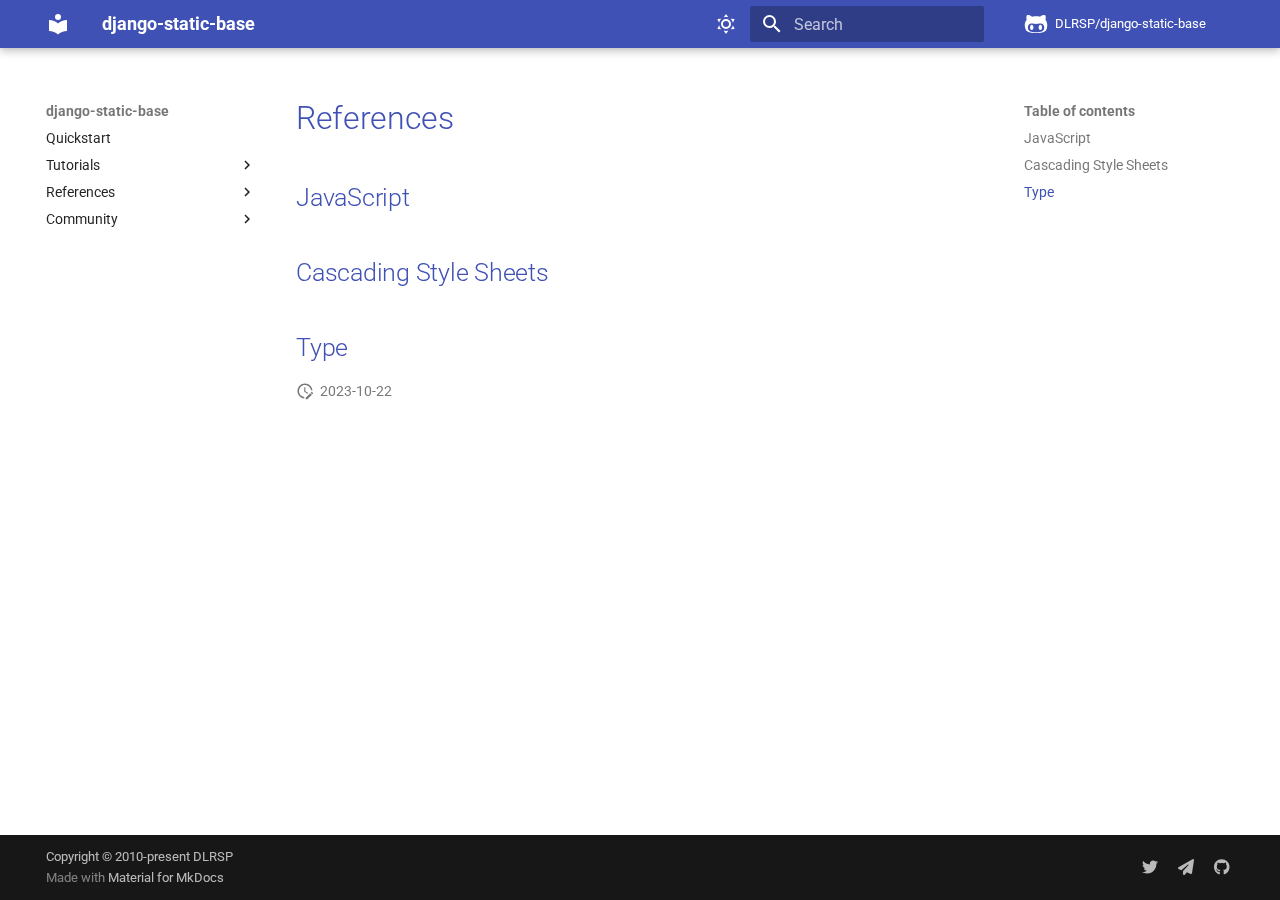
<file: community/references/index.html>
<!doctype html>
<html lang="en" class="no-js">
  <head>
    
      <meta charset="utf-8">
      <meta name="viewport" content="width=device-width,initial-scale=1">
      
        <meta name="description" content="Django application to serve up-to-date common static files (JQuery, Bootstrap, Plugins, ...) as "base" static directory">
      
      
      
        <link rel="canonical" href="https://github.com/DLRSP/django-static-base/community/references/">
      
      
      
      
      <link rel="icon" href="../../assets/images/favicon.png">
      <meta name="generator" content="mkdocs-1.6.1, mkdocs-material-9.5.49">
    
    
      
        <title>References - django-static-base</title>
      
    
    
      <link rel="stylesheet" href="../../assets/stylesheets/main.6f8fc17f.min.css">
      
        
        <link rel="stylesheet" href="../../assets/stylesheets/palette.06af60db.min.css">
      
      


    
    
      
    
    
      
        
        
        <link rel="preconnect" href="https://fonts.gstatic.com" crossorigin>
        <link rel="stylesheet" href="https://fonts.googleapis.com/css?family=Roboto:300,300i,400,400i,700,700i%7CRoboto+Mono:400,400i,700,700i&display=fallback">
        <style>:root{--md-text-font:"Roboto";--md-code-font:"Roboto Mono"}</style>
      
    
    
    <script>__md_scope=new URL("../..",location),__md_hash=e=>[...e].reduce(((e,_)=>(e<<5)-e+_.charCodeAt(0)),0),__md_get=(e,_=localStorage,t=__md_scope)=>JSON.parse(_.getItem(t.pathname+"."+e)),__md_set=(e,_,t=localStorage,a=__md_scope)=>{try{t.setItem(a.pathname+"."+e,JSON.stringify(_))}catch(e){}}</script>
    
      
  


  
  

<script id="__analytics">function __md_analytics(){function e(){dataLayer.push(arguments)}window.dataLayer=window.dataLayer||[],e("js",new Date),e("config","G-WL6PWX05L4"),document.addEventListener("DOMContentLoaded",(function(){document.forms.search&&document.forms.search.query.addEventListener("blur",(function(){this.value&&e("event","search",{search_term:this.value})}));document$.subscribe((function(){var t=document.forms.feedback;if(void 0!==t)for(var a of t.querySelectorAll("[type=submit]"))a.addEventListener("click",(function(a){a.preventDefault();var n=document.location.pathname,d=this.getAttribute("data-md-value");e("event","feedback",{page:n,data:d}),t.firstElementChild.disabled=!0;var r=t.querySelector(".md-feedback__note [data-md-value='"+d+"']");r&&(r.hidden=!1)})),t.hidden=!1})),location$.subscribe((function(t){e("config","G-WL6PWX05L4",{page_path:t.pathname})}))}));var t=document.createElement("script");t.async=!0,t.src="https://www.googletagmanager.com/gtag/js?id=G-WL6PWX05L4",document.getElementById("__analytics").insertAdjacentElement("afterEnd",t)}</script>
  
    <script>"undefined"!=typeof __md_analytics&&__md_analytics()</script>
  

    
    
    
  </head>
  
  
    
    
      
    
    
    
    
    <body dir="ltr" data-md-color-scheme="default" data-md-color-primary="indigo" data-md-color-accent="indigo">
  
    
    <input class="md-toggle" data-md-toggle="drawer" type="checkbox" id="__drawer" autocomplete="off">
    <input class="md-toggle" data-md-toggle="search" type="checkbox" id="__search" autocomplete="off">
    <label class="md-overlay" for="__drawer"></label>
    <div data-md-component="skip">
      
        
        <a href="#references" class="md-skip">
          Skip to content
        </a>
      
    </div>
    <div data-md-component="announce">
      
    </div>
    
    
      

  

<header class="md-header md-header--shadow" data-md-component="header">
  <nav class="md-header__inner md-grid" aria-label="Header">
    <a href="../.." title="django-static-base" class="md-header__button md-logo" aria-label="django-static-base" data-md-component="logo">
      
  
  <svg xmlns="http://www.w3.org/2000/svg" viewBox="0 0 24 24"><path d="M12 8a3 3 0 0 0 3-3 3 3 0 0 0-3-3 3 3 0 0 0-3 3 3 3 0 0 0 3 3m0 3.54C9.64 9.35 6.5 8 3 8v11c3.5 0 6.64 1.35 9 3.54 2.36-2.19 5.5-3.54 9-3.54V8c-3.5 0-6.64 1.35-9 3.54"/></svg>

    </a>
    <label class="md-header__button md-icon" for="__drawer">
      
      <svg xmlns="http://www.w3.org/2000/svg" viewBox="0 0 24 24"><path d="M3 6h18v2H3zm0 5h18v2H3zm0 5h18v2H3z"/></svg>
    </label>
    <div class="md-header__title" data-md-component="header-title">
      <div class="md-header__ellipsis">
        <div class="md-header__topic">
          <span class="md-ellipsis">
            django-static-base
          </span>
        </div>
        <div class="md-header__topic" data-md-component="header-topic">
          <span class="md-ellipsis">
            
              References
            
          </span>
        </div>
      </div>
    </div>
    
      
        <form class="md-header__option" data-md-component="palette">
  
    
    
    
    <input class="md-option" data-md-color-media="" data-md-color-scheme="default" data-md-color-primary="indigo" data-md-color-accent="indigo"  aria-label="Switch to dark mode"  type="radio" name="__palette" id="__palette_0">
    
      <label class="md-header__button md-icon" title="Switch to dark mode" for="__palette_1" hidden>
        <svg xmlns="http://www.w3.org/2000/svg" viewBox="0 0 24 24"><path d="M12 7a5 5 0 0 1 5 5 5 5 0 0 1-5 5 5 5 0 0 1-5-5 5 5 0 0 1 5-5m0 2a3 3 0 0 0-3 3 3 3 0 0 0 3 3 3 3 0 0 0 3-3 3 3 0 0 0-3-3m0-7 2.39 3.42C13.65 5.15 12.84 5 12 5s-1.65.15-2.39.42zM3.34 7l4.16-.35A7.2 7.2 0 0 0 5.94 8.5c-.44.74-.69 1.5-.83 2.29zm.02 10 1.76-3.77a7.131 7.131 0 0 0 2.38 4.14zM20.65 7l-1.77 3.79a7.02 7.02 0 0 0-2.38-4.15zm-.01 10-4.14.36c.59-.51 1.12-1.14 1.54-1.86.42-.73.69-1.5.83-2.29zM12 22l-2.41-3.44c.74.27 1.55.44 2.41.44.82 0 1.63-.17 2.37-.44z"/></svg>
      </label>
    
  
    
    
    
    <input class="md-option" data-md-color-media="" data-md-color-scheme="slate" data-md-color-primary="indigo" data-md-color-accent="indigo"  aria-label="Switch to light mode"  type="radio" name="__palette" id="__palette_1">
    
      <label class="md-header__button md-icon" title="Switch to light mode" for="__palette_0" hidden>
        <svg xmlns="http://www.w3.org/2000/svg" viewBox="0 0 24 24"><path d="m17.75 4.09-2.53 1.94.91 3.06-2.63-1.81-2.63 1.81.91-3.06-2.53-1.94L12.44 4l1.06-3 1.06 3zm3.5 6.91-1.64 1.25.59 1.98-1.7-1.17-1.7 1.17.59-1.98L15.75 11l2.06-.05L18.5 9l.69 1.95zm-2.28 4.95c.83-.08 1.72 1.1 1.19 1.85-.32.45-.66.87-1.08 1.27C15.17 23 8.84 23 4.94 19.07c-3.91-3.9-3.91-10.24 0-14.14.4-.4.82-.76 1.27-1.08.75-.53 1.93.36 1.85 1.19-.27 2.86.69 5.83 2.89 8.02a9.96 9.96 0 0 0 8.02 2.89m-1.64 2.02a12.08 12.08 0 0 1-7.8-3.47c-2.17-2.19-3.33-5-3.49-7.82-2.81 3.14-2.7 7.96.31 10.98 3.02 3.01 7.84 3.12 10.98.31"/></svg>
      </label>
    
  
</form>
      
    
    
      <script>var palette=__md_get("__palette");if(palette&&palette.color){if("(prefers-color-scheme)"===palette.color.media){var media=matchMedia("(prefers-color-scheme: light)"),input=document.querySelector(media.matches?"[data-md-color-media='(prefers-color-scheme: light)']":"[data-md-color-media='(prefers-color-scheme: dark)']");palette.color.media=input.getAttribute("data-md-color-media"),palette.color.scheme=input.getAttribute("data-md-color-scheme"),palette.color.primary=input.getAttribute("data-md-color-primary"),palette.color.accent=input.getAttribute("data-md-color-accent")}for(var[key,value]of Object.entries(palette.color))document.body.setAttribute("data-md-color-"+key,value)}</script>
    
    
    
      <label class="md-header__button md-icon" for="__search">
        
        <svg xmlns="http://www.w3.org/2000/svg" viewBox="0 0 24 24"><path d="M9.5 3A6.5 6.5 0 0 1 16 9.5c0 1.61-.59 3.09-1.56 4.23l.27.27h.79l5 5-1.5 1.5-5-5v-.79l-.27-.27A6.52 6.52 0 0 1 9.5 16 6.5 6.5 0 0 1 3 9.5 6.5 6.5 0 0 1 9.5 3m0 2C7 5 5 7 5 9.5S7 14 9.5 14 14 12 14 9.5 12 5 9.5 5"/></svg>
      </label>
      <div class="md-search" data-md-component="search" role="dialog">
  <label class="md-search__overlay" for="__search"></label>
  <div class="md-search__inner" role="search">
    <form class="md-search__form" name="search">
      <input type="text" class="md-search__input" name="query" aria-label="Search" placeholder="Search" autocapitalize="off" autocorrect="off" autocomplete="off" spellcheck="false" data-md-component="search-query" required>
      <label class="md-search__icon md-icon" for="__search">
        
        <svg xmlns="http://www.w3.org/2000/svg" viewBox="0 0 24 24"><path d="M9.5 3A6.5 6.5 0 0 1 16 9.5c0 1.61-.59 3.09-1.56 4.23l.27.27h.79l5 5-1.5 1.5-5-5v-.79l-.27-.27A6.52 6.52 0 0 1 9.5 16 6.5 6.5 0 0 1 3 9.5 6.5 6.5 0 0 1 9.5 3m0 2C7 5 5 7 5 9.5S7 14 9.5 14 14 12 14 9.5 12 5 9.5 5"/></svg>
        
        <svg xmlns="http://www.w3.org/2000/svg" viewBox="0 0 24 24"><path d="M20 11v2H8l5.5 5.5-1.42 1.42L4.16 12l7.92-7.92L13.5 5.5 8 11z"/></svg>
      </label>
      <nav class="md-search__options" aria-label="Search">
        
        <button type="reset" class="md-search__icon md-icon" title="Clear" aria-label="Clear" tabindex="-1">
          
          <svg xmlns="http://www.w3.org/2000/svg" viewBox="0 0 24 24"><path d="M19 6.41 17.59 5 12 10.59 6.41 5 5 6.41 10.59 12 5 17.59 6.41 19 12 13.41 17.59 19 19 17.59 13.41 12z"/></svg>
        </button>
      </nav>
      
        <div class="md-search__suggest" data-md-component="search-suggest"></div>
      
    </form>
    <div class="md-search__output">
      <div class="md-search__scrollwrap" tabindex="0" data-md-scrollfix>
        <div class="md-search-result" data-md-component="search-result">
          <div class="md-search-result__meta">
            Initializing search
          </div>
          <ol class="md-search-result__list" role="presentation"></ol>
        </div>
      </div>
    </div>
  </div>
</div>
    
    
      <div class="md-header__source">
        <a href="https://github.com/DLRSP/django-static-base/" title="Go to repository" class="md-source" data-md-component="source">
  <div class="md-source__icon md-icon">
    
    <svg xmlns="http://www.w3.org/2000/svg" viewBox="0 0 480 512"><!--! Font Awesome Free 6.7.1 by @fontawesome - https://fontawesome.com License - https://fontawesome.com/license/free (Icons: CC BY 4.0, Fonts: SIL OFL 1.1, Code: MIT License) Copyright 2024 Fonticons, Inc.--><path d="M186.1 328.7c0 20.9-10.9 55.1-36.7 55.1s-36.7-34.2-36.7-55.1 10.9-55.1 36.7-55.1 36.7 34.2 36.7 55.1M480 278.2c0 31.9-3.2 65.7-17.5 95-37.9 76.6-142.1 74.8-216.7 74.8-75.8 0-186.2 2.7-225.6-74.8-14.6-29-20.2-63.1-20.2-95 0-41.9 13.9-81.5 41.5-113.6-5.2-15.8-7.7-32.4-7.7-48.8 0-21.5 4.9-32.3 14.6-51.8 45.3 0 74.3 9 108.8 36 29-6.9 58.8-10 88.7-10 27 0 54.2 2.9 80.4 9.2 34-26.7 63-35.2 107.8-35.2 9.8 19.5 14.6 30.3 14.6 51.8 0 16.4-2.6 32.7-7.7 48.2 27.5 32.4 39 72.3 39 114.2m-64.3 50.5c0-43.9-26.7-82.6-73.5-82.6-18.9 0-37 3.4-56 6-14.9 2.3-29.8 3.2-45.1 3.2-15.2 0-30.1-.9-45.1-3.2-18.7-2.6-37-6-56-6-46.8 0-73.5 38.7-73.5 82.6 0 87.8 80.4 101.3 150.4 101.3h48.2c70.3 0 150.6-13.4 150.6-101.3m-82.6-55.1c-25.8 0-36.7 34.2-36.7 55.1s10.9 55.1 36.7 55.1 36.7-34.2 36.7-55.1-10.9-55.1-36.7-55.1"/></svg>
  </div>
  <div class="md-source__repository">
    DLRSP/django-static-base
  </div>
</a>
      </div>
    
  </nav>
  
</header>
    
    <div class="md-container" data-md-component="container">
      
      
        
          
        
      
      <main class="md-main" data-md-component="main">
        <div class="md-main__inner md-grid">
          
            
              
              <div class="md-sidebar md-sidebar--primary" data-md-component="sidebar" data-md-type="navigation" >
                <div class="md-sidebar__scrollwrap">
                  <div class="md-sidebar__inner">
                    



<nav class="md-nav md-nav--primary" aria-label="Navigation" data-md-level="0">
  <label class="md-nav__title" for="__drawer">
    <a href="../.." title="django-static-base" class="md-nav__button md-logo" aria-label="django-static-base" data-md-component="logo">
      
  
  <svg xmlns="http://www.w3.org/2000/svg" viewBox="0 0 24 24"><path d="M12 8a3 3 0 0 0 3-3 3 3 0 0 0-3-3 3 3 0 0 0-3 3 3 3 0 0 0 3 3m0 3.54C9.64 9.35 6.5 8 3 8v11c3.5 0 6.64 1.35 9 3.54 2.36-2.19 5.5-3.54 9-3.54V8c-3.5 0-6.64 1.35-9 3.54"/></svg>

    </a>
    django-static-base
  </label>
  
    <div class="md-nav__source">
      <a href="https://github.com/DLRSP/django-static-base/" title="Go to repository" class="md-source" data-md-component="source">
  <div class="md-source__icon md-icon">
    
    <svg xmlns="http://www.w3.org/2000/svg" viewBox="0 0 480 512"><!--! Font Awesome Free 6.7.1 by @fontawesome - https://fontawesome.com License - https://fontawesome.com/license/free (Icons: CC BY 4.0, Fonts: SIL OFL 1.1, Code: MIT License) Copyright 2024 Fonticons, Inc.--><path d="M186.1 328.7c0 20.9-10.9 55.1-36.7 55.1s-36.7-34.2-36.7-55.1 10.9-55.1 36.7-55.1 36.7 34.2 36.7 55.1M480 278.2c0 31.9-3.2 65.7-17.5 95-37.9 76.6-142.1 74.8-216.7 74.8-75.8 0-186.2 2.7-225.6-74.8-14.6-29-20.2-63.1-20.2-95 0-41.9 13.9-81.5 41.5-113.6-5.2-15.8-7.7-32.4-7.7-48.8 0-21.5 4.9-32.3 14.6-51.8 45.3 0 74.3 9 108.8 36 29-6.9 58.8-10 88.7-10 27 0 54.2 2.9 80.4 9.2 34-26.7 63-35.2 107.8-35.2 9.8 19.5 14.6 30.3 14.6 51.8 0 16.4-2.6 32.7-7.7 48.2 27.5 32.4 39 72.3 39 114.2m-64.3 50.5c0-43.9-26.7-82.6-73.5-82.6-18.9 0-37 3.4-56 6-14.9 2.3-29.8 3.2-45.1 3.2-15.2 0-30.1-.9-45.1-3.2-18.7-2.6-37-6-56-6-46.8 0-73.5 38.7-73.5 82.6 0 87.8 80.4 101.3 150.4 101.3h48.2c70.3 0 150.6-13.4 150.6-101.3m-82.6-55.1c-25.8 0-36.7 34.2-36.7 55.1s10.9 55.1 36.7 55.1 36.7-34.2 36.7-55.1-10.9-55.1-36.7-55.1"/></svg>
  </div>
  <div class="md-source__repository">
    DLRSP/django-static-base
  </div>
</a>
    </div>
  
  <ul class="md-nav__list" data-md-scrollfix>
    
      
      
  
  
  
  
    <li class="md-nav__item">
      <a href="../.." class="md-nav__link">
        
  
  <span class="md-ellipsis">
    Quickstart
  </span>
  

      </a>
    </li>
  

    
      
      
  
  
  
  
    
    
    
    
    <li class="md-nav__item md-nav__item--nested">
      
        
        
        <input class="md-nav__toggle md-toggle " type="checkbox" id="__nav_2" >
        
          
          <label class="md-nav__link" for="__nav_2" id="__nav_2_label" tabindex="0">
            
  
  <span class="md-ellipsis">
    Tutorials
  </span>
  

            <span class="md-nav__icon md-icon"></span>
          </label>
        
        <nav class="md-nav" data-md-level="1" aria-labelledby="__nav_2_label" aria-expanded="false">
          <label class="md-nav__title" for="__nav_2">
            <span class="md-nav__icon md-icon"></span>
            Tutorials
          </label>
          <ul class="md-nav__list" data-md-scrollfix>
            
              
                
  
  
  
  
    <li class="md-nav__item">
      <a href="../../tutorial/javascript/" class="md-nav__link">
        
  
  <span class="md-ellipsis">
    Java-Script
  </span>
  

      </a>
    </li>
  

              
            
              
                
  
  
  
  
    <li class="md-nav__item">
      <a href="../../tutorial/style/" class="md-nav__link">
        
  
  <span class="md-ellipsis">
    Cascade-Style-Script
  </span>
  

      </a>
    </li>
  

              
            
              
                
  
  
  
  
    <li class="md-nav__item">
      <a href="../../tutorial/type/" class="md-nav__link">
        
  
  <span class="md-ellipsis">
    Type
  </span>
  

      </a>
    </li>
  

              
            
              
                
  
  
  
  
    <li class="md-nav__item">
      <a href="../../tutorial/customize/" class="md-nav__link">
        
  
  <span class="md-ellipsis">
    Custom
  </span>
  

      </a>
    </li>
  

              
            
          </ul>
        </nav>
      
    </li>
  

    
      
      
  
  
  
  
    
    
    
    
    <li class="md-nav__item md-nav__item--nested">
      
        
        
        <input class="md-nav__toggle md-toggle " type="checkbox" id="__nav_3" >
        
          
          <label class="md-nav__link" for="__nav_3" id="__nav_3_label" tabindex="0">
            
  
  <span class="md-ellipsis">
    References
  </span>
  

            <span class="md-nav__icon md-icon"></span>
          </label>
        
        <nav class="md-nav" data-md-level="1" aria-labelledby="__nav_3_label" aria-expanded="false">
          <label class="md-nav__title" for="__nav_3">
            <span class="md-nav__icon md-icon"></span>
            References
          </label>
          <ul class="md-nav__list" data-md-scrollfix>
            
              
                
  
  
  
  
    <li class="md-nav__item">
      <a href="../../references/javascript/" class="md-nav__link">
        
  
  <span class="md-ellipsis">
    Java-Script
  </span>
  

      </a>
    </li>
  

              
            
              
                
  
  
  
  
    <li class="md-nav__item">
      <a href="../../references/style/" class="md-nav__link">
        
  
  <span class="md-ellipsis">
    Cascading-Style-Sheets
  </span>
  

      </a>
    </li>
  

              
            
              
                
  
  
  
  
    <li class="md-nav__item">
      <a href="../../references/type/" class="md-nav__link">
        
  
  <span class="md-ellipsis">
    Type
  </span>
  

      </a>
    </li>
  

              
            
          </ul>
        </nav>
      
    </li>
  

    
      
      
  
  
  
  
    
    
    
    
    <li class="md-nav__item md-nav__item--nested">
      
        
        
        <input class="md-nav__toggle md-toggle " type="checkbox" id="__nav_4" >
        
          
          <label class="md-nav__link" for="__nav_4" id="__nav_4_label" tabindex="0">
            
  
  <span class="md-ellipsis">
    Community
  </span>
  

            <span class="md-nav__icon md-icon"></span>
          </label>
        
        <nav class="md-nav" data-md-level="1" aria-labelledby="__nav_4_label" aria-expanded="false">
          <label class="md-nav__title" for="__nav_4">
            <span class="md-nav__icon md-icon"></span>
            Community
          </label>
          <ul class="md-nav__list" data-md-scrollfix>
            
              
                
  
  
  
  
    <li class="md-nav__item">
      <a href="../contributing/" class="md-nav__link">
        
  
  <span class="md-ellipsis">
    Contributing
  </span>
  

      </a>
    </li>
  

              
            
              
                
  
  
  
  
    <li class="md-nav__item">
      <a href="../third-party-packages/" class="md-nav__link">
        
  
  <span class="md-ellipsis">
    Third-Party-Packages
  </span>
  

      </a>
    </li>
  

              
            
          </ul>
        </nav>
      
    </li>
  

    
  </ul>
</nav>
                  </div>
                </div>
              </div>
            
            
              
              <div class="md-sidebar md-sidebar--secondary" data-md-component="sidebar" data-md-type="toc" >
                <div class="md-sidebar__scrollwrap">
                  <div class="md-sidebar__inner">
                    

<nav class="md-nav md-nav--secondary" aria-label="Table of contents">
  
  
  
    
  
  
    <label class="md-nav__title" for="__toc">
      <span class="md-nav__icon md-icon"></span>
      Table of contents
    </label>
    <ul class="md-nav__list" data-md-component="toc" data-md-scrollfix>
      
        <li class="md-nav__item">
  <a href="#javascript" class="md-nav__link">
    <span class="md-ellipsis">
      JavaScript
    </span>
  </a>
  
</li>
      
        <li class="md-nav__item">
  <a href="#cascading-style-sheets" class="md-nav__link">
    <span class="md-ellipsis">
      Cascading Style Sheets
    </span>
  </a>
  
</li>
      
        <li class="md-nav__item">
  <a href="#type" class="md-nav__link">
    <span class="md-ellipsis">
      Type
    </span>
  </a>
  
</li>
      
    </ul>
  
</nav>
                  </div>
                </div>
              </div>
            
          
          
            <div class="md-content" data-md-component="content">
              <article class="md-content__inner md-typeset">
                
                  

  
  


<h1 id="references"><a class="toclink" href="#references">References</a></h1>
<h2 id="javascript"><a class="toclink" href="#javascript"><a href="tutorial/javascript.md">JavaScript</a></a></h2>
<h2 id="cascading-style-sheets"><a class="toclink" href="#cascading-style-sheets"><a href="tutorial/style.md">Cascading Style Sheets</a></a></h2>
<h2 id="type"><a class="toclink" href="#type"><a href="tutorial/type.md">Type</a></a></h2>







  
    
  
  


  <aside class="md-source-file">
    
      
  <span class="md-source-file__fact">
    <span class="md-icon" title="Last update">
      <svg xmlns="http://www.w3.org/2000/svg" viewBox="0 0 24 24"><path d="M21 13.1c-.1 0-.3.1-.4.2l-1 1 2.1 2.1 1-1c.2-.2.2-.6 0-.8l-1.3-1.3c-.1-.1-.2-.2-.4-.2m-1.9 1.8-6.1 6V23h2.1l6.1-6.1zM12.5 7v5.2l4 2.4-1 1L11 13V7zM11 21.9c-5.1-.5-9-4.8-9-9.9C2 6.5 6.5 2 12 2c5.3 0 9.6 4.1 10 9.3-.3-.1-.6-.2-1-.2s-.7.1-1 .2C19.6 7.2 16.2 4 12 4c-4.4 0-8 3.6-8 8 0 4.1 3.1 7.5 7.1 7.9l-.1.2z"/></svg>
    </span>
    2023-10-22
  </span>

    
    
    
    
  </aside>


  




                
              </article>
            </div>
          
          
  <script>var tabs=__md_get("__tabs");if(Array.isArray(tabs))e:for(var set of document.querySelectorAll(".tabbed-set")){var labels=set.querySelector(".tabbed-labels");for(var tab of tabs)for(var label of labels.getElementsByTagName("label"))if(label.innerText.trim()===tab){var input=document.getElementById(label.htmlFor);input.checked=!0;continue e}}</script>

<script>var target=document.getElementById(location.hash.slice(1));target&&target.name&&(target.checked=target.name.startsWith("__tabbed_"))</script>
        </div>
        
          <button type="button" class="md-top md-icon" data-md-component="top" hidden>
  
  <svg xmlns="http://www.w3.org/2000/svg" viewBox="0 0 24 24"><path d="M13 20h-2V8l-5.5 5.5-1.42-1.42L12 4.16l7.92 7.92-1.42 1.42L13 8z"/></svg>
  Back to top
</button>
        
      </main>
      
        <footer class="md-footer">
  
  <div class="md-footer-meta md-typeset">
    <div class="md-footer-meta__inner md-grid">
      <div class="md-copyright">
  
    <div class="md-copyright__highlight">
      Copyright &copy; 2010-present DLRSP
    </div>
  
  
    Made with
    <a href="https://squidfunk.github.io/mkdocs-material/" target="_blank" rel="noopener">
      Material for MkDocs
    </a>
  
</div>
      
        <div class="md-social">
  
    
    
    
    
    <a href="https://twitter.com/DlrspTwits" target="_blank" rel="noopener" title="DLRSP on Twitter" class="md-social__link">
      <svg xmlns="http://www.w3.org/2000/svg" viewBox="0 0 512 512"><!--! Font Awesome Free 6.7.1 by @fontawesome - https://fontawesome.com License - https://fontawesome.com/license/free (Icons: CC BY 4.0, Fonts: SIL OFL 1.1, Code: MIT License) Copyright 2024 Fonticons, Inc.--><path d="M459.37 151.716c.325 4.548.325 9.097.325 13.645 0 138.72-105.583 298.558-298.558 298.558-59.452 0-114.68-17.219-161.137-47.106 8.447.974 16.568 1.299 25.34 1.299 49.055 0 94.213-16.568 130.274-44.832-46.132-.975-84.792-31.188-98.112-72.772 6.498.974 12.995 1.624 19.818 1.624 9.421 0 18.843-1.3 27.614-3.573-48.081-9.747-84.143-51.98-84.143-102.985v-1.299c13.969 7.797 30.214 12.67 47.431 13.319-28.264-18.843-46.781-51.005-46.781-87.391 0-19.492 5.197-37.36 14.294-52.954 51.655 63.675 129.3 105.258 216.365 109.807-1.624-7.797-2.599-15.918-2.599-24.04 0-57.828 46.782-104.934 104.934-104.934 30.213 0 57.502 12.67 76.67 33.137 23.715-4.548 46.456-13.32 66.599-25.34-7.798 24.366-24.366 44.833-46.132 57.827 21.117-2.273 41.584-8.122 60.426-16.243-14.292 20.791-32.161 39.308-52.628 54.253"/></svg>
    </a>
  
    
    
    
    
    <a href="mailto:dlrsp.dev@gmail.com" target="_blank" rel="noopener" title="" class="md-social__link">
      <svg xmlns="http://www.w3.org/2000/svg" viewBox="0 0 512 512"><!--! Font Awesome Free 6.7.1 by @fontawesome - https://fontawesome.com License - https://fontawesome.com/license/free (Icons: CC BY 4.0, Fonts: SIL OFL 1.1, Code: MIT License) Copyright 2024 Fonticons, Inc.--><path d="M498.1 5.6c10.1 7 15.4 19.1 13.5 31.2l-64 416c-1.5 9.7-7.4 18.2-16 23s-18.9 5.4-28 1.6L284 427.7l-68.5 74.1c-8.9 9.7-22.9 12.9-35.2 8.1S160 493.2 160 480v-83.6c0-4 1.5-7.8 4.2-10.8l167.6-182.8c5.8-6.3 5.6-16-.4-22s-15.7-6.4-22-.7L106 360.8l-88.3-44.2C7.1 311.3.3 300.7 0 288.9s5.9-22.8 16.1-28.7l448-256c10.7-6.1 23.9-5.5 34 1.4"/></svg>
    </a>
  
    
    
    
    
      
      
    
    <a href="https://github.com/DLRSP" target="_blank" rel="noopener" title="github.com" class="md-social__link">
      <svg xmlns="http://www.w3.org/2000/svg" viewBox="0 0 496 512"><!--! Font Awesome Free 6.7.1 by @fontawesome - https://fontawesome.com License - https://fontawesome.com/license/free (Icons: CC BY 4.0, Fonts: SIL OFL 1.1, Code: MIT License) Copyright 2024 Fonticons, Inc.--><path d="M165.9 397.4c0 2-2.3 3.6-5.2 3.6-3.3.3-5.6-1.3-5.6-3.6 0-2 2.3-3.6 5.2-3.6 3-.3 5.6 1.3 5.6 3.6m-31.1-4.5c-.7 2 1.3 4.3 4.3 4.9 2.6 1 5.6 0 6.2-2s-1.3-4.3-4.3-5.2c-2.6-.7-5.5.3-6.2 2.3m44.2-1.7c-2.9.7-4.9 2.6-4.6 4.9.3 2 2.9 3.3 5.9 2.6 2.9-.7 4.9-2.6 4.6-4.6-.3-1.9-3-3.2-5.9-2.9M244.8 8C106.1 8 0 113.3 0 252c0 110.9 69.8 205.8 169.5 239.2 12.8 2.3 17.3-5.6 17.3-12.1 0-6.2-.3-40.4-.3-61.4 0 0-70 15-84.7-29.8 0 0-11.4-29.1-27.8-36.6 0 0-22.9-15.7 1.6-15.4 0 0 24.9 2 38.6 25.8 21.9 38.6 58.6 27.5 72.9 20.9 2.3-16 8.8-27.1 16-33.7-55.9-6.2-112.3-14.3-112.3-110.5 0-27.5 7.6-41.3 23.6-58.9-2.6-6.5-11.1-33.3 2.6-67.9 20.9-6.5 69 27 69 27 20-5.6 41.5-8.5 62.8-8.5s42.8 2.9 62.8 8.5c0 0 48.1-33.6 69-27 13.7 34.7 5.2 61.4 2.6 67.9 16 17.7 25.8 31.5 25.8 58.9 0 96.5-58.9 104.2-114.8 110.5 9.2 7.9 17 22.9 17 46.4 0 33.7-.3 75.4-.3 83.6 0 6.5 4.6 14.4 17.3 12.1C428.2 457.8 496 362.9 496 252 496 113.3 383.5 8 244.8 8M97.2 352.9c-1.3 1-1 3.3.7 5.2 1.6 1.6 3.9 2.3 5.2 1 1.3-1 1-3.3-.7-5.2-1.6-1.6-3.9-2.3-5.2-1m-10.8-8.1c-.7 1.3.3 2.9 2.3 3.9 1.6 1 3.6.7 4.3-.7.7-1.3-.3-2.9-2.3-3.9-2-.6-3.6-.3-4.3.7m32.4 35.6c-1.6 1.3-1 4.3 1.3 6.2 2.3 2.3 5.2 2.6 6.5 1 1.3-1.3.7-4.3-1.3-6.2-2.2-2.3-5.2-2.6-6.5-1m-11.4-14.7c-1.6 1-1.6 3.6 0 5.9s4.3 3.3 5.6 2.3c1.6-1.3 1.6-3.9 0-6.2-1.4-2.3-4-3.3-5.6-2"/></svg>
    </a>
  
</div>
      
    </div>
  </div>
</footer>
      
    </div>
    <div class="md-dialog" data-md-component="dialog">
      <div class="md-dialog__inner md-typeset"></div>
    </div>
    
    
    <script id="__config" type="application/json">{"base": "../..", "features": ["navigation.instant", "navigation.top", "content.code.annotate", "content.tabs.link", "search.suggest", "search.highlight"], "search": "../../assets/javascripts/workers/search.6ce7567c.min.js", "translations": {"clipboard.copied": "Copied to clipboard", "clipboard.copy": "Copy to clipboard", "search.result.more.one": "1 more on this page", "search.result.more.other": "# more on this page", "search.result.none": "No matching documents", "search.result.one": "1 matching document", "search.result.other": "# matching documents", "search.result.placeholder": "Type to start searching", "search.result.term.missing": "Missing", "select.version": "Select version"}}</script>
    
    
      <script src="../../assets/javascripts/bundle.88dd0f4e.min.js"></script>
      
    
  </body>
</html>
</file>
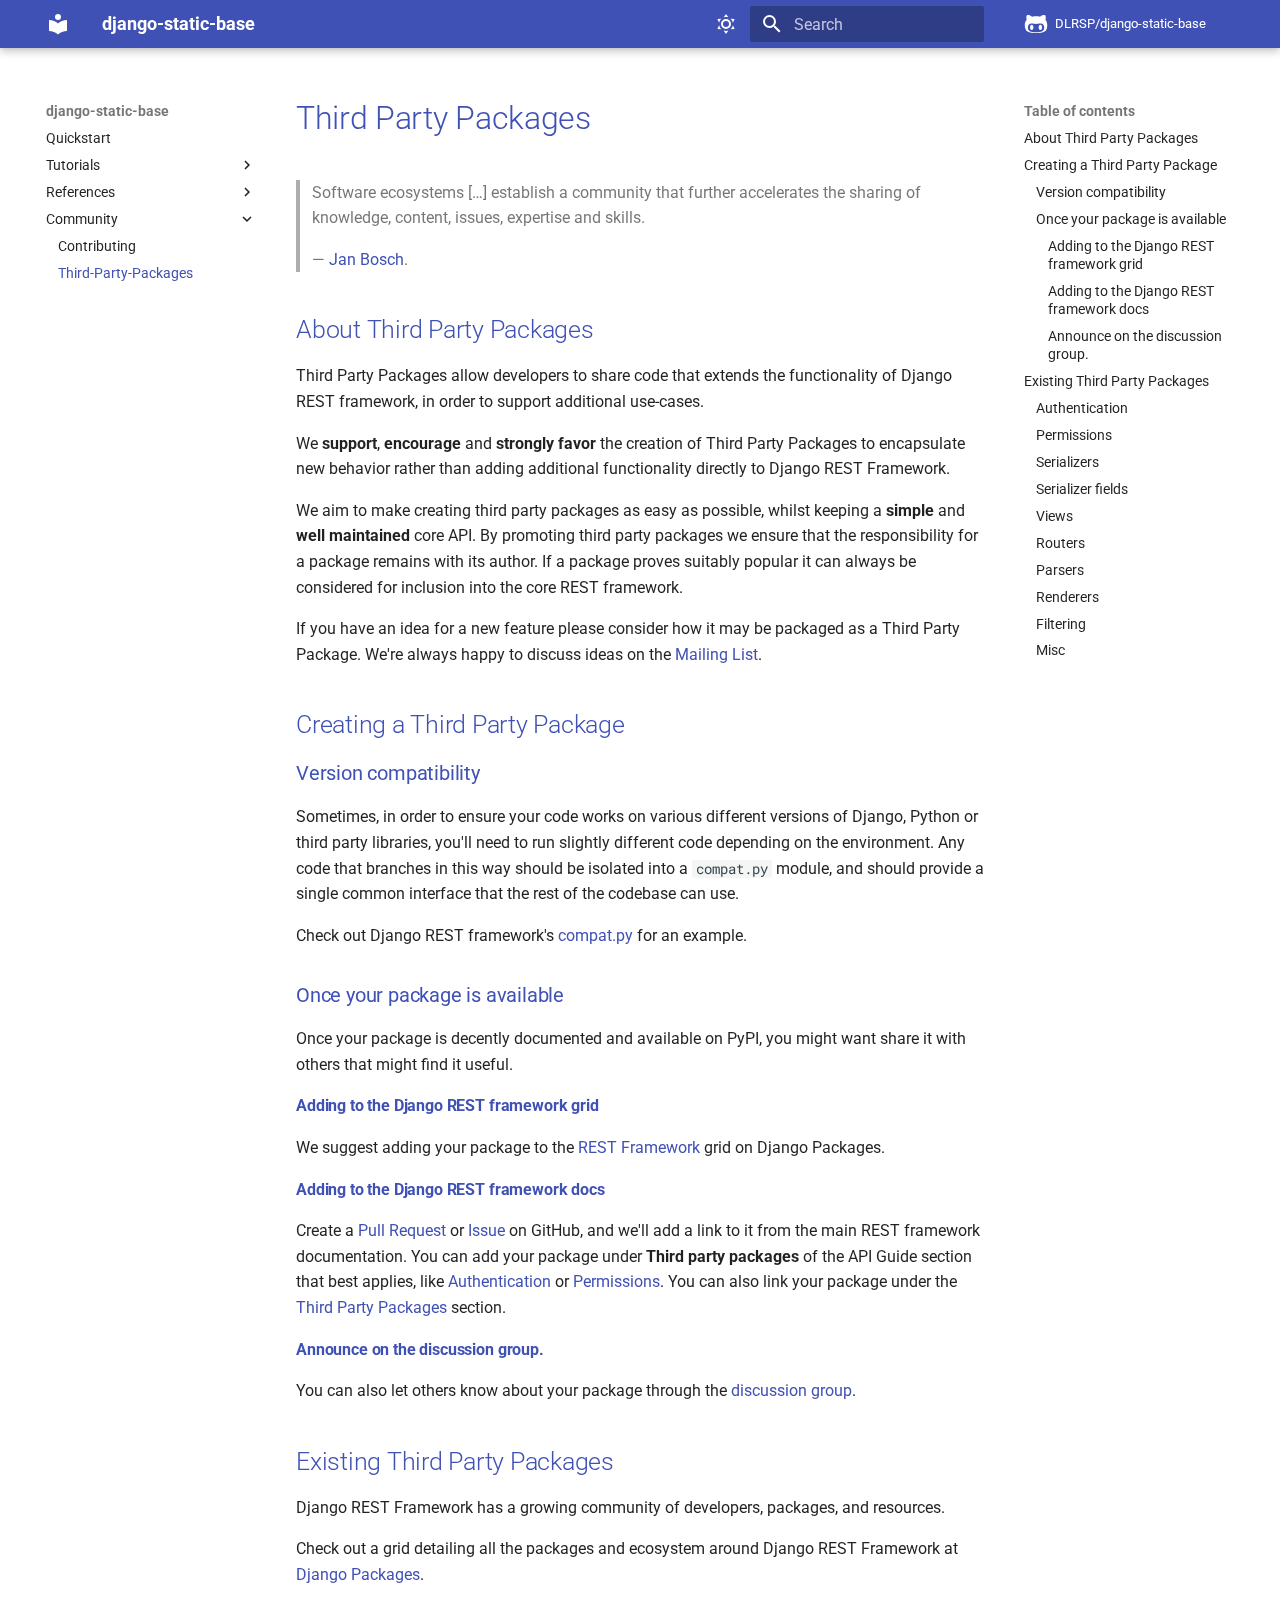
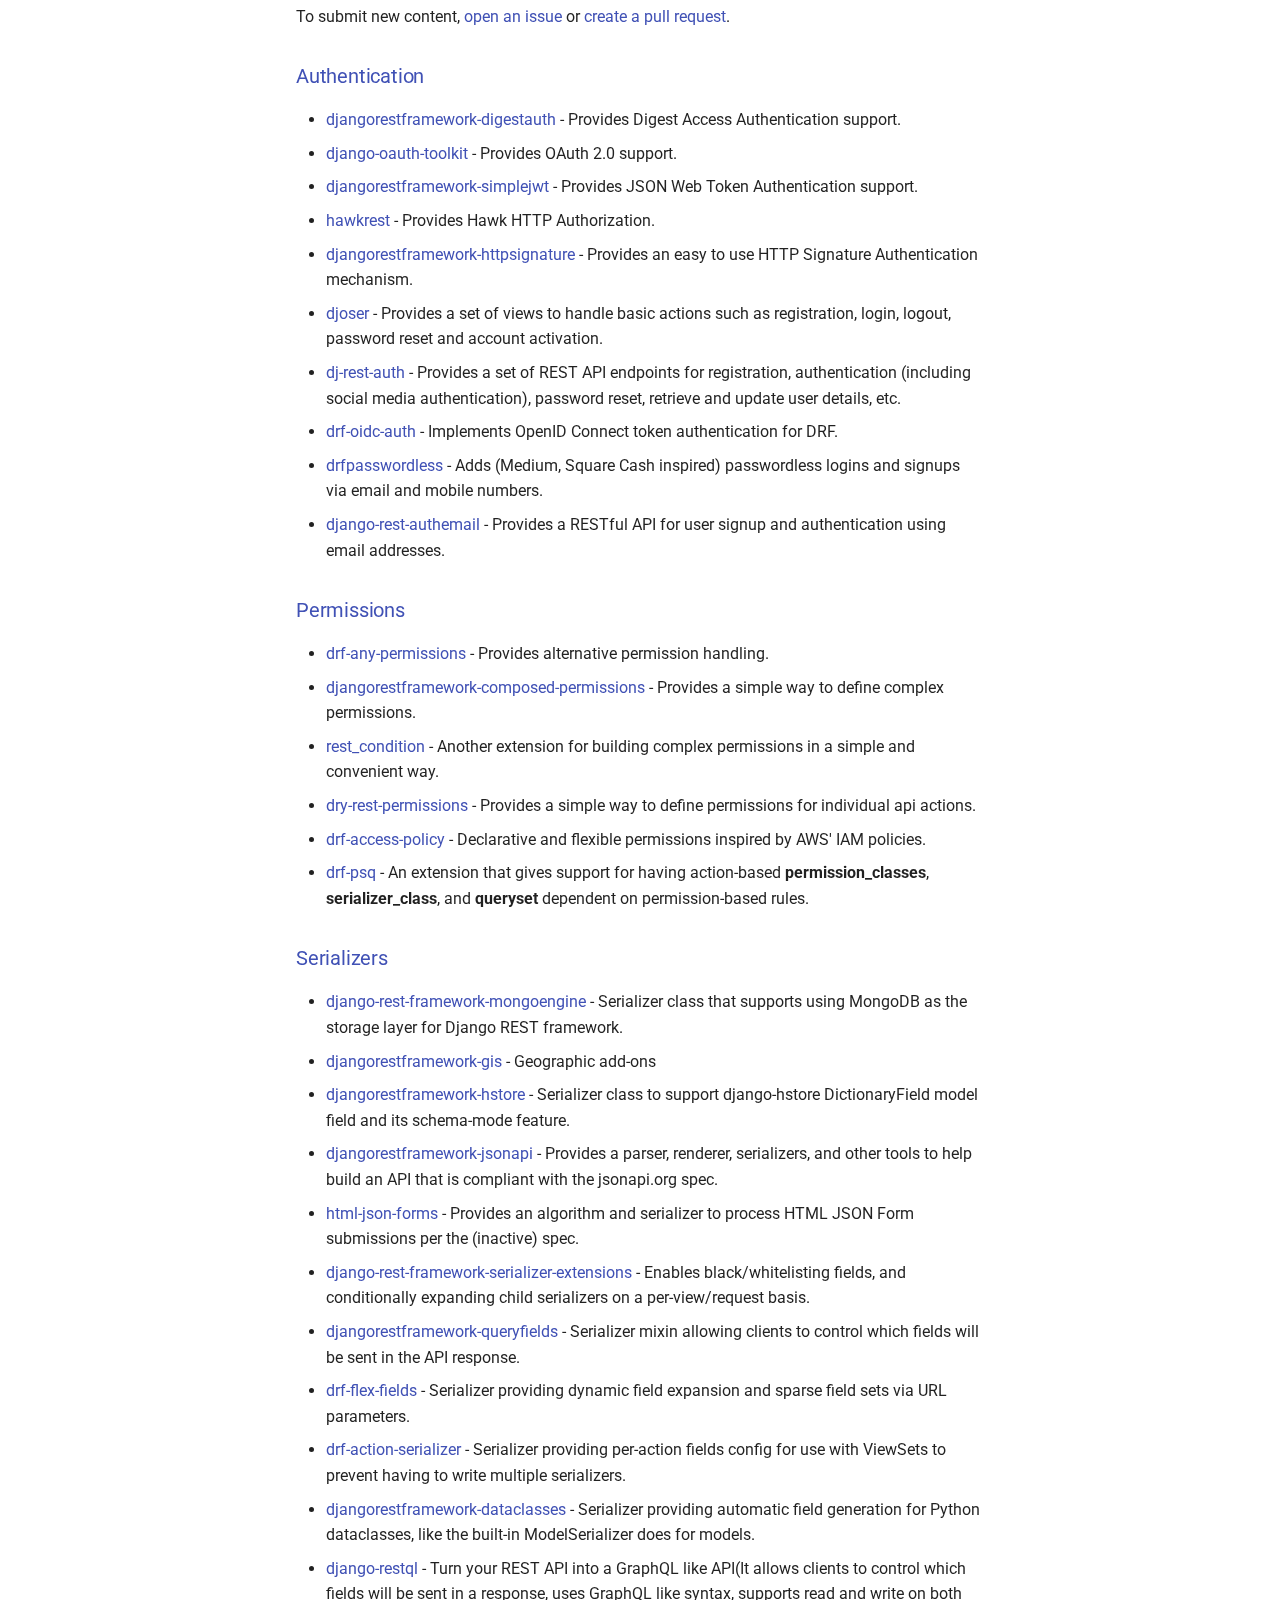
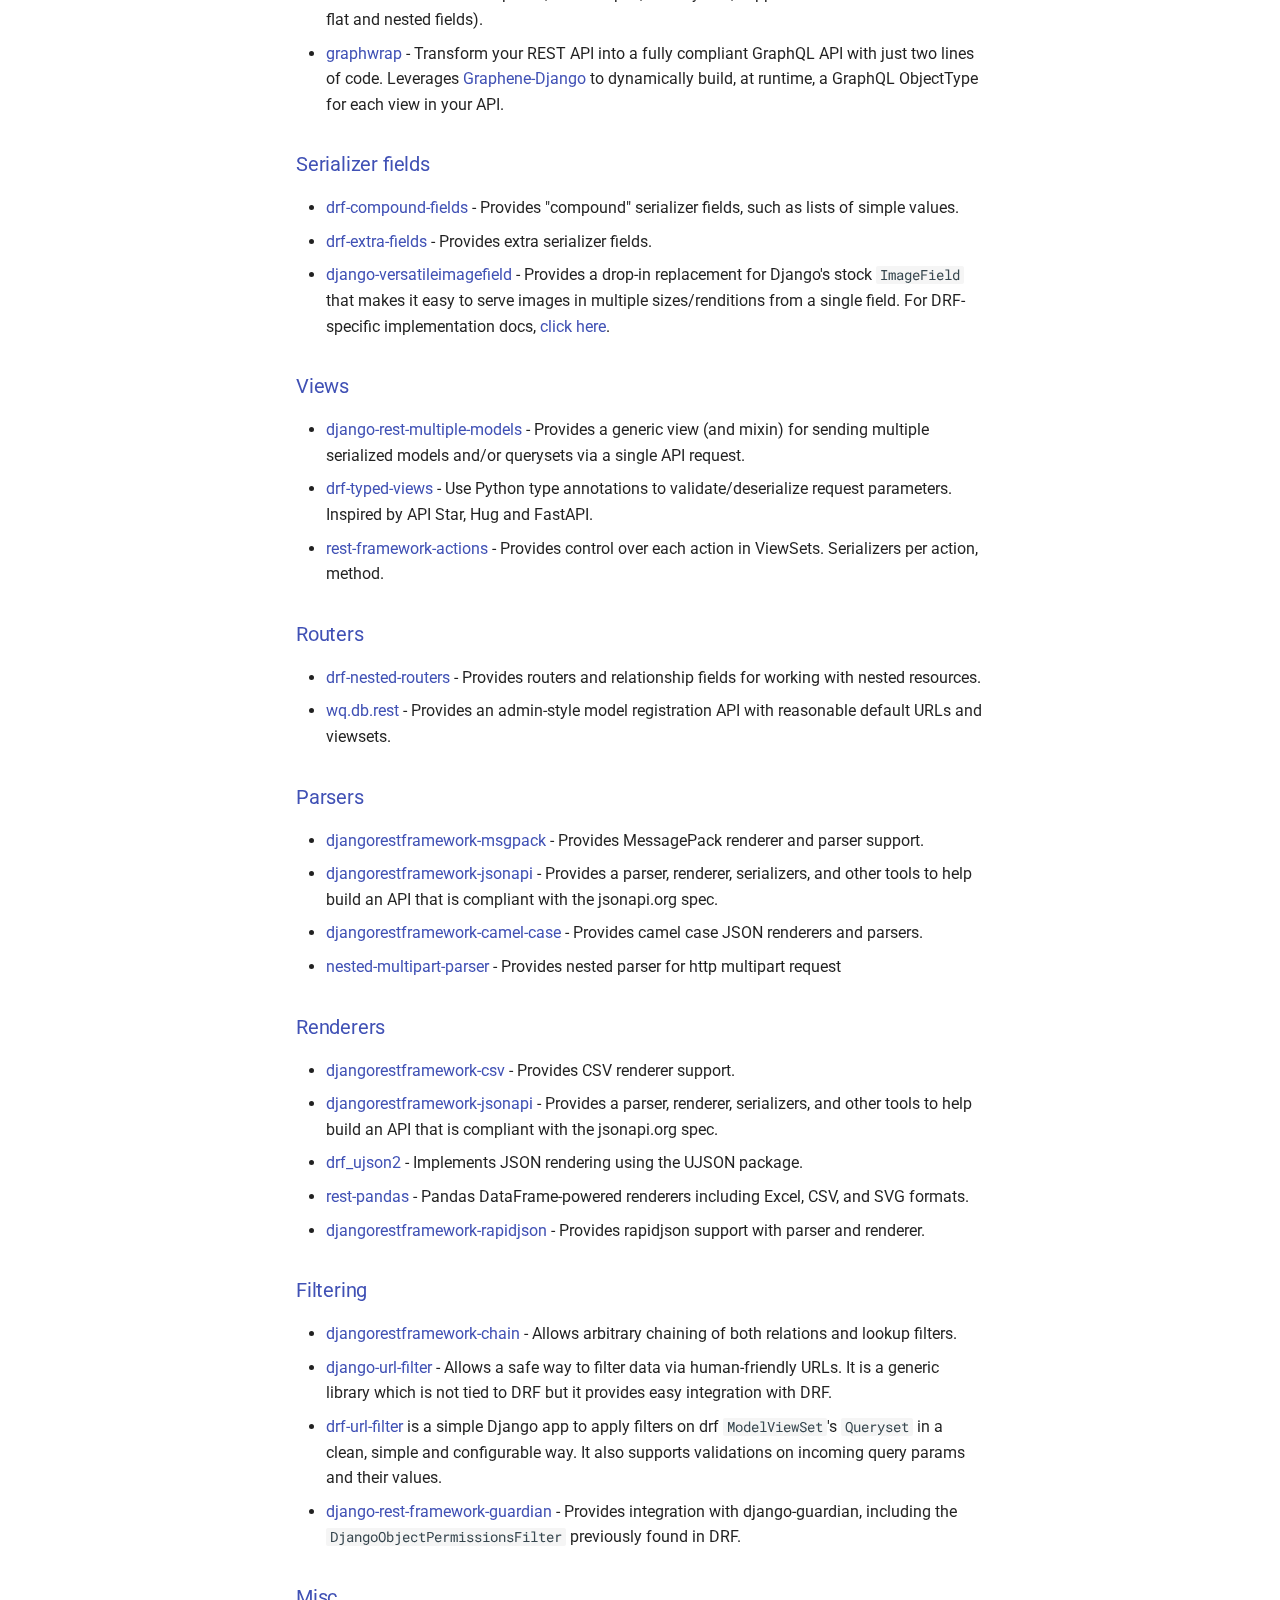
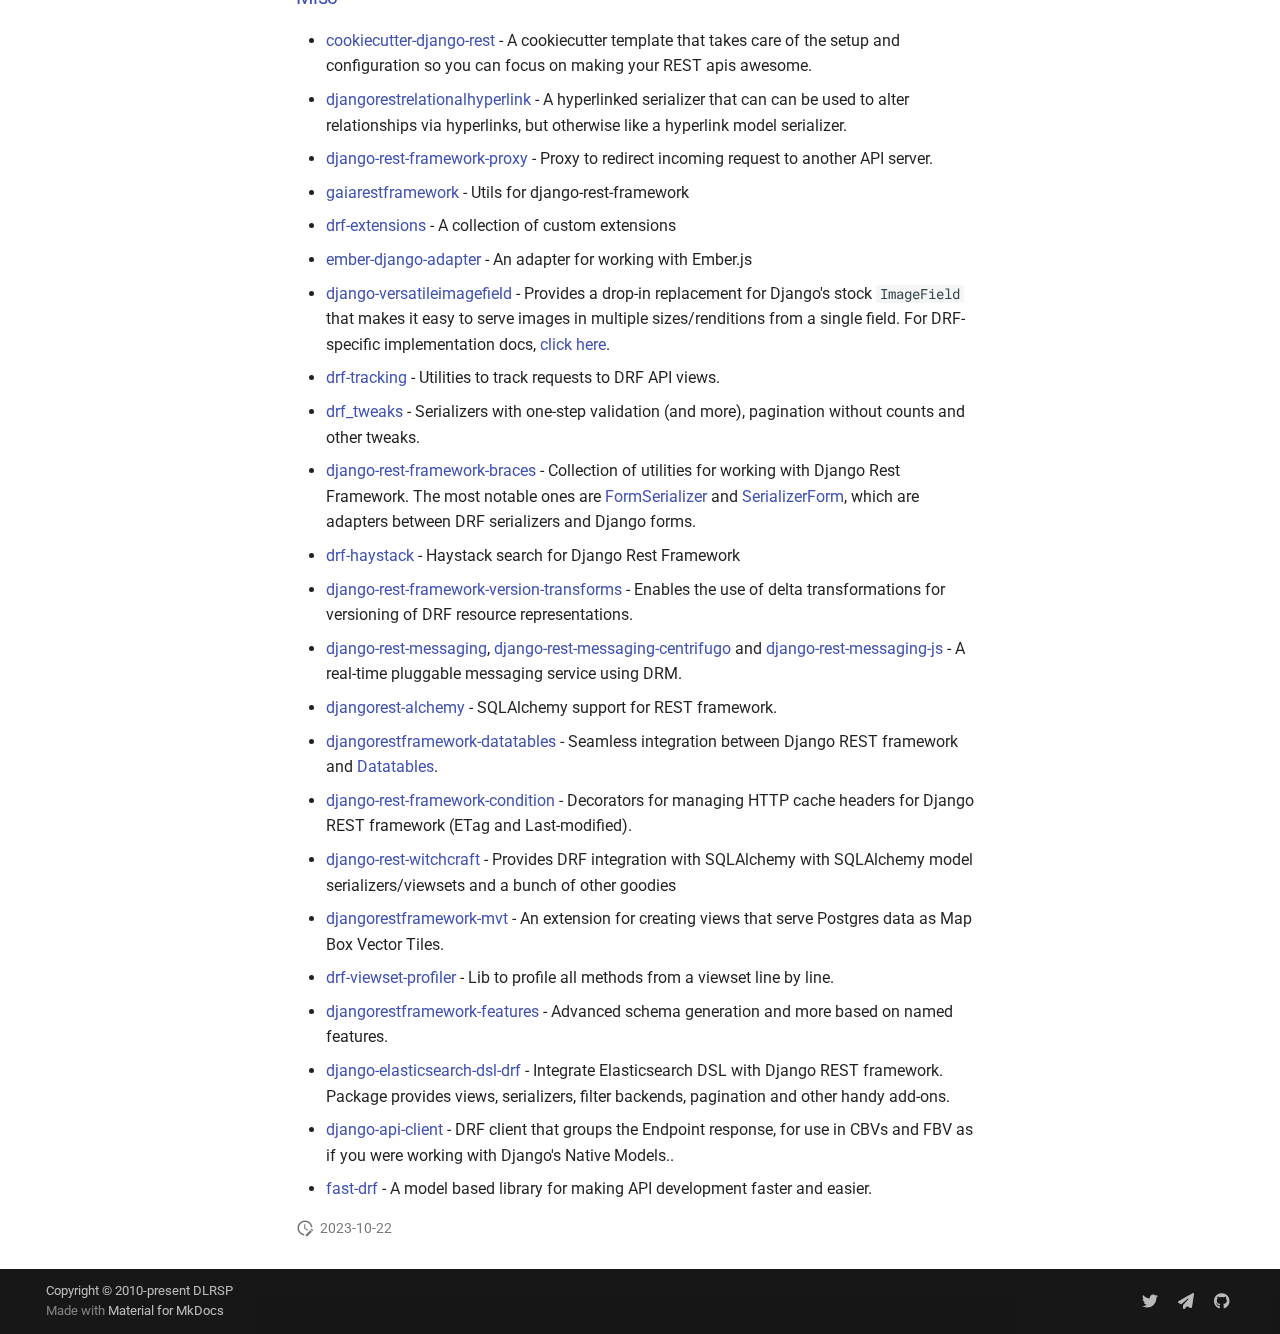
<file: community/third-party-packages/index.html>
<!doctype html>
<html lang="en" class="no-js">
  <head>
    
      <meta charset="utf-8">
      <meta name="viewport" content="width=device-width,initial-scale=1">
      
        <meta name="description" content="Django application to serve up-to-date common static files (JQuery, Bootstrap, Plugins, ...) as "base" static directory">
      
      
      
        <link rel="canonical" href="https://github.com/DLRSP/django-static-base/community/third-party-packages/">
      
      
        <link rel="prev" href="../contributing/">
      
      
      
      <link rel="icon" href="../../assets/images/favicon.png">
      <meta name="generator" content="mkdocs-1.6.1, mkdocs-material-9.5.49">
    
    
      
        <title>Third-Party-Packages - django-static-base</title>
      
    
    
      <link rel="stylesheet" href="../../assets/stylesheets/main.6f8fc17f.min.css">
      
        
        <link rel="stylesheet" href="../../assets/stylesheets/palette.06af60db.min.css">
      
      


    
    
      
    
    
      
        
        
        <link rel="preconnect" href="https://fonts.gstatic.com" crossorigin>
        <link rel="stylesheet" href="https://fonts.googleapis.com/css?family=Roboto:300,300i,400,400i,700,700i%7CRoboto+Mono:400,400i,700,700i&display=fallback">
        <style>:root{--md-text-font:"Roboto";--md-code-font:"Roboto Mono"}</style>
      
    
    
    <script>__md_scope=new URL("../..",location),__md_hash=e=>[...e].reduce(((e,_)=>(e<<5)-e+_.charCodeAt(0)),0),__md_get=(e,_=localStorage,t=__md_scope)=>JSON.parse(_.getItem(t.pathname+"."+e)),__md_set=(e,_,t=localStorage,a=__md_scope)=>{try{t.setItem(a.pathname+"."+e,JSON.stringify(_))}catch(e){}}</script>
    
      
  


  
  

<script id="__analytics">function __md_analytics(){function e(){dataLayer.push(arguments)}window.dataLayer=window.dataLayer||[],e("js",new Date),e("config","G-WL6PWX05L4"),document.addEventListener("DOMContentLoaded",(function(){document.forms.search&&document.forms.search.query.addEventListener("blur",(function(){this.value&&e("event","search",{search_term:this.value})}));document$.subscribe((function(){var t=document.forms.feedback;if(void 0!==t)for(var a of t.querySelectorAll("[type=submit]"))a.addEventListener("click",(function(a){a.preventDefault();var n=document.location.pathname,d=this.getAttribute("data-md-value");e("event","feedback",{page:n,data:d}),t.firstElementChild.disabled=!0;var r=t.querySelector(".md-feedback__note [data-md-value='"+d+"']");r&&(r.hidden=!1)})),t.hidden=!1})),location$.subscribe((function(t){e("config","G-WL6PWX05L4",{page_path:t.pathname})}))}));var t=document.createElement("script");t.async=!0,t.src="https://www.googletagmanager.com/gtag/js?id=G-WL6PWX05L4",document.getElementById("__analytics").insertAdjacentElement("afterEnd",t)}</script>
  
    <script>"undefined"!=typeof __md_analytics&&__md_analytics()</script>
  

    
    
    
  </head>
  
  
    
    
      
    
    
    
    
    <body dir="ltr" data-md-color-scheme="default" data-md-color-primary="indigo" data-md-color-accent="indigo">
  
    
    <input class="md-toggle" data-md-toggle="drawer" type="checkbox" id="__drawer" autocomplete="off">
    <input class="md-toggle" data-md-toggle="search" type="checkbox" id="__search" autocomplete="off">
    <label class="md-overlay" for="__drawer"></label>
    <div data-md-component="skip">
      
        
        <a href="#third-party-packages" class="md-skip">
          Skip to content
        </a>
      
    </div>
    <div data-md-component="announce">
      
    </div>
    
    
      

  

<header class="md-header md-header--shadow" data-md-component="header">
  <nav class="md-header__inner md-grid" aria-label="Header">
    <a href="../.." title="django-static-base" class="md-header__button md-logo" aria-label="django-static-base" data-md-component="logo">
      
  
  <svg xmlns="http://www.w3.org/2000/svg" viewBox="0 0 24 24"><path d="M12 8a3 3 0 0 0 3-3 3 3 0 0 0-3-3 3 3 0 0 0-3 3 3 3 0 0 0 3 3m0 3.54C9.64 9.35 6.5 8 3 8v11c3.5 0 6.64 1.35 9 3.54 2.36-2.19 5.5-3.54 9-3.54V8c-3.5 0-6.64 1.35-9 3.54"/></svg>

    </a>
    <label class="md-header__button md-icon" for="__drawer">
      
      <svg xmlns="http://www.w3.org/2000/svg" viewBox="0 0 24 24"><path d="M3 6h18v2H3zm0 5h18v2H3zm0 5h18v2H3z"/></svg>
    </label>
    <div class="md-header__title" data-md-component="header-title">
      <div class="md-header__ellipsis">
        <div class="md-header__topic">
          <span class="md-ellipsis">
            django-static-base
          </span>
        </div>
        <div class="md-header__topic" data-md-component="header-topic">
          <span class="md-ellipsis">
            
              Third-Party-Packages
            
          </span>
        </div>
      </div>
    </div>
    
      
        <form class="md-header__option" data-md-component="palette">
  
    
    
    
    <input class="md-option" data-md-color-media="" data-md-color-scheme="default" data-md-color-primary="indigo" data-md-color-accent="indigo"  aria-label="Switch to dark mode"  type="radio" name="__palette" id="__palette_0">
    
      <label class="md-header__button md-icon" title="Switch to dark mode" for="__palette_1" hidden>
        <svg xmlns="http://www.w3.org/2000/svg" viewBox="0 0 24 24"><path d="M12 7a5 5 0 0 1 5 5 5 5 0 0 1-5 5 5 5 0 0 1-5-5 5 5 0 0 1 5-5m0 2a3 3 0 0 0-3 3 3 3 0 0 0 3 3 3 3 0 0 0 3-3 3 3 0 0 0-3-3m0-7 2.39 3.42C13.65 5.15 12.84 5 12 5s-1.65.15-2.39.42zM3.34 7l4.16-.35A7.2 7.2 0 0 0 5.94 8.5c-.44.74-.69 1.5-.83 2.29zm.02 10 1.76-3.77a7.131 7.131 0 0 0 2.38 4.14zM20.65 7l-1.77 3.79a7.02 7.02 0 0 0-2.38-4.15zm-.01 10-4.14.36c.59-.51 1.12-1.14 1.54-1.86.42-.73.69-1.5.83-2.29zM12 22l-2.41-3.44c.74.27 1.55.44 2.41.44.82 0 1.63-.17 2.37-.44z"/></svg>
      </label>
    
  
    
    
    
    <input class="md-option" data-md-color-media="" data-md-color-scheme="slate" data-md-color-primary="indigo" data-md-color-accent="indigo"  aria-label="Switch to light mode"  type="radio" name="__palette" id="__palette_1">
    
      <label class="md-header__button md-icon" title="Switch to light mode" for="__palette_0" hidden>
        <svg xmlns="http://www.w3.org/2000/svg" viewBox="0 0 24 24"><path d="m17.75 4.09-2.53 1.94.91 3.06-2.63-1.81-2.63 1.81.91-3.06-2.53-1.94L12.44 4l1.06-3 1.06 3zm3.5 6.91-1.64 1.25.59 1.98-1.7-1.17-1.7 1.17.59-1.98L15.75 11l2.06-.05L18.5 9l.69 1.95zm-2.28 4.95c.83-.08 1.72 1.1 1.19 1.85-.32.45-.66.87-1.08 1.27C15.17 23 8.84 23 4.94 19.07c-3.91-3.9-3.91-10.24 0-14.14.4-.4.82-.76 1.27-1.08.75-.53 1.93.36 1.85 1.19-.27 2.86.69 5.83 2.89 8.02a9.96 9.96 0 0 0 8.02 2.89m-1.64 2.02a12.08 12.08 0 0 1-7.8-3.47c-2.17-2.19-3.33-5-3.49-7.82-2.81 3.14-2.7 7.96.31 10.98 3.02 3.01 7.84 3.12 10.98.31"/></svg>
      </label>
    
  
</form>
      
    
    
      <script>var palette=__md_get("__palette");if(palette&&palette.color){if("(prefers-color-scheme)"===palette.color.media){var media=matchMedia("(prefers-color-scheme: light)"),input=document.querySelector(media.matches?"[data-md-color-media='(prefers-color-scheme: light)']":"[data-md-color-media='(prefers-color-scheme: dark)']");palette.color.media=input.getAttribute("data-md-color-media"),palette.color.scheme=input.getAttribute("data-md-color-scheme"),palette.color.primary=input.getAttribute("data-md-color-primary"),palette.color.accent=input.getAttribute("data-md-color-accent")}for(var[key,value]of Object.entries(palette.color))document.body.setAttribute("data-md-color-"+key,value)}</script>
    
    
    
      <label class="md-header__button md-icon" for="__search">
        
        <svg xmlns="http://www.w3.org/2000/svg" viewBox="0 0 24 24"><path d="M9.5 3A6.5 6.5 0 0 1 16 9.5c0 1.61-.59 3.09-1.56 4.23l.27.27h.79l5 5-1.5 1.5-5-5v-.79l-.27-.27A6.52 6.52 0 0 1 9.5 16 6.5 6.5 0 0 1 3 9.5 6.5 6.5 0 0 1 9.5 3m0 2C7 5 5 7 5 9.5S7 14 9.5 14 14 12 14 9.5 12 5 9.5 5"/></svg>
      </label>
      <div class="md-search" data-md-component="search" role="dialog">
  <label class="md-search__overlay" for="__search"></label>
  <div class="md-search__inner" role="search">
    <form class="md-search__form" name="search">
      <input type="text" class="md-search__input" name="query" aria-label="Search" placeholder="Search" autocapitalize="off" autocorrect="off" autocomplete="off" spellcheck="false" data-md-component="search-query" required>
      <label class="md-search__icon md-icon" for="__search">
        
        <svg xmlns="http://www.w3.org/2000/svg" viewBox="0 0 24 24"><path d="M9.5 3A6.5 6.5 0 0 1 16 9.5c0 1.61-.59 3.09-1.56 4.23l.27.27h.79l5 5-1.5 1.5-5-5v-.79l-.27-.27A6.52 6.52 0 0 1 9.5 16 6.5 6.5 0 0 1 3 9.5 6.5 6.5 0 0 1 9.5 3m0 2C7 5 5 7 5 9.5S7 14 9.5 14 14 12 14 9.5 12 5 9.5 5"/></svg>
        
        <svg xmlns="http://www.w3.org/2000/svg" viewBox="0 0 24 24"><path d="M20 11v2H8l5.5 5.5-1.42 1.42L4.16 12l7.92-7.92L13.5 5.5 8 11z"/></svg>
      </label>
      <nav class="md-search__options" aria-label="Search">
        
        <button type="reset" class="md-search__icon md-icon" title="Clear" aria-label="Clear" tabindex="-1">
          
          <svg xmlns="http://www.w3.org/2000/svg" viewBox="0 0 24 24"><path d="M19 6.41 17.59 5 12 10.59 6.41 5 5 6.41 10.59 12 5 17.59 6.41 19 12 13.41 17.59 19 19 17.59 13.41 12z"/></svg>
        </button>
      </nav>
      
        <div class="md-search__suggest" data-md-component="search-suggest"></div>
      
    </form>
    <div class="md-search__output">
      <div class="md-search__scrollwrap" tabindex="0" data-md-scrollfix>
        <div class="md-search-result" data-md-component="search-result">
          <div class="md-search-result__meta">
            Initializing search
          </div>
          <ol class="md-search-result__list" role="presentation"></ol>
        </div>
      </div>
    </div>
  </div>
</div>
    
    
      <div class="md-header__source">
        <a href="https://github.com/DLRSP/django-static-base/" title="Go to repository" class="md-source" data-md-component="source">
  <div class="md-source__icon md-icon">
    
    <svg xmlns="http://www.w3.org/2000/svg" viewBox="0 0 480 512"><!--! Font Awesome Free 6.7.1 by @fontawesome - https://fontawesome.com License - https://fontawesome.com/license/free (Icons: CC BY 4.0, Fonts: SIL OFL 1.1, Code: MIT License) Copyright 2024 Fonticons, Inc.--><path d="M186.1 328.7c0 20.9-10.9 55.1-36.7 55.1s-36.7-34.2-36.7-55.1 10.9-55.1 36.7-55.1 36.7 34.2 36.7 55.1M480 278.2c0 31.9-3.2 65.7-17.5 95-37.9 76.6-142.1 74.8-216.7 74.8-75.8 0-186.2 2.7-225.6-74.8-14.6-29-20.2-63.1-20.2-95 0-41.9 13.9-81.5 41.5-113.6-5.2-15.8-7.7-32.4-7.7-48.8 0-21.5 4.9-32.3 14.6-51.8 45.3 0 74.3 9 108.8 36 29-6.9 58.8-10 88.7-10 27 0 54.2 2.9 80.4 9.2 34-26.7 63-35.2 107.8-35.2 9.8 19.5 14.6 30.3 14.6 51.8 0 16.4-2.6 32.7-7.7 48.2 27.5 32.4 39 72.3 39 114.2m-64.3 50.5c0-43.9-26.7-82.6-73.5-82.6-18.9 0-37 3.4-56 6-14.9 2.3-29.8 3.2-45.1 3.2-15.2 0-30.1-.9-45.1-3.2-18.7-2.6-37-6-56-6-46.8 0-73.5 38.7-73.5 82.6 0 87.8 80.4 101.3 150.4 101.3h48.2c70.3 0 150.6-13.4 150.6-101.3m-82.6-55.1c-25.8 0-36.7 34.2-36.7 55.1s10.9 55.1 36.7 55.1 36.7-34.2 36.7-55.1-10.9-55.1-36.7-55.1"/></svg>
  </div>
  <div class="md-source__repository">
    DLRSP/django-static-base
  </div>
</a>
      </div>
    
  </nav>
  
</header>
    
    <div class="md-container" data-md-component="container">
      
      
        
          
        
      
      <main class="md-main" data-md-component="main">
        <div class="md-main__inner md-grid">
          
            
              
              <div class="md-sidebar md-sidebar--primary" data-md-component="sidebar" data-md-type="navigation" >
                <div class="md-sidebar__scrollwrap">
                  <div class="md-sidebar__inner">
                    



<nav class="md-nav md-nav--primary" aria-label="Navigation" data-md-level="0">
  <label class="md-nav__title" for="__drawer">
    <a href="../.." title="django-static-base" class="md-nav__button md-logo" aria-label="django-static-base" data-md-component="logo">
      
  
  <svg xmlns="http://www.w3.org/2000/svg" viewBox="0 0 24 24"><path d="M12 8a3 3 0 0 0 3-3 3 3 0 0 0-3-3 3 3 0 0 0-3 3 3 3 0 0 0 3 3m0 3.54C9.64 9.35 6.5 8 3 8v11c3.5 0 6.64 1.35 9 3.54 2.36-2.19 5.5-3.54 9-3.54V8c-3.5 0-6.64 1.35-9 3.54"/></svg>

    </a>
    django-static-base
  </label>
  
    <div class="md-nav__source">
      <a href="https://github.com/DLRSP/django-static-base/" title="Go to repository" class="md-source" data-md-component="source">
  <div class="md-source__icon md-icon">
    
    <svg xmlns="http://www.w3.org/2000/svg" viewBox="0 0 480 512"><!--! Font Awesome Free 6.7.1 by @fontawesome - https://fontawesome.com License - https://fontawesome.com/license/free (Icons: CC BY 4.0, Fonts: SIL OFL 1.1, Code: MIT License) Copyright 2024 Fonticons, Inc.--><path d="M186.1 328.7c0 20.9-10.9 55.1-36.7 55.1s-36.7-34.2-36.7-55.1 10.9-55.1 36.7-55.1 36.7 34.2 36.7 55.1M480 278.2c0 31.9-3.2 65.7-17.5 95-37.9 76.6-142.1 74.8-216.7 74.8-75.8 0-186.2 2.7-225.6-74.8-14.6-29-20.2-63.1-20.2-95 0-41.9 13.9-81.5 41.5-113.6-5.2-15.8-7.7-32.4-7.7-48.8 0-21.5 4.9-32.3 14.6-51.8 45.3 0 74.3 9 108.8 36 29-6.9 58.8-10 88.7-10 27 0 54.2 2.9 80.4 9.2 34-26.7 63-35.2 107.8-35.2 9.8 19.5 14.6 30.3 14.6 51.8 0 16.4-2.6 32.7-7.7 48.2 27.5 32.4 39 72.3 39 114.2m-64.3 50.5c0-43.9-26.7-82.6-73.5-82.6-18.9 0-37 3.4-56 6-14.9 2.3-29.8 3.2-45.1 3.2-15.2 0-30.1-.9-45.1-3.2-18.7-2.6-37-6-56-6-46.8 0-73.5 38.7-73.5 82.6 0 87.8 80.4 101.3 150.4 101.3h48.2c70.3 0 150.6-13.4 150.6-101.3m-82.6-55.1c-25.8 0-36.7 34.2-36.7 55.1s10.9 55.1 36.7 55.1 36.7-34.2 36.7-55.1-10.9-55.1-36.7-55.1"/></svg>
  </div>
  <div class="md-source__repository">
    DLRSP/django-static-base
  </div>
</a>
    </div>
  
  <ul class="md-nav__list" data-md-scrollfix>
    
      
      
  
  
  
  
    <li class="md-nav__item">
      <a href="../.." class="md-nav__link">
        
  
  <span class="md-ellipsis">
    Quickstart
  </span>
  

      </a>
    </li>
  

    
      
      
  
  
  
  
    
    
    
    
    <li class="md-nav__item md-nav__item--nested">
      
        
        
        <input class="md-nav__toggle md-toggle " type="checkbox" id="__nav_2" >
        
          
          <label class="md-nav__link" for="__nav_2" id="__nav_2_label" tabindex="0">
            
  
  <span class="md-ellipsis">
    Tutorials
  </span>
  

            <span class="md-nav__icon md-icon"></span>
          </label>
        
        <nav class="md-nav" data-md-level="1" aria-labelledby="__nav_2_label" aria-expanded="false">
          <label class="md-nav__title" for="__nav_2">
            <span class="md-nav__icon md-icon"></span>
            Tutorials
          </label>
          <ul class="md-nav__list" data-md-scrollfix>
            
              
                
  
  
  
  
    <li class="md-nav__item">
      <a href="../../tutorial/javascript/" class="md-nav__link">
        
  
  <span class="md-ellipsis">
    Java-Script
  </span>
  

      </a>
    </li>
  

              
            
              
                
  
  
  
  
    <li class="md-nav__item">
      <a href="../../tutorial/style/" class="md-nav__link">
        
  
  <span class="md-ellipsis">
    Cascade-Style-Script
  </span>
  

      </a>
    </li>
  

              
            
              
                
  
  
  
  
    <li class="md-nav__item">
      <a href="../../tutorial/type/" class="md-nav__link">
        
  
  <span class="md-ellipsis">
    Type
  </span>
  

      </a>
    </li>
  

              
            
              
                
  
  
  
  
    <li class="md-nav__item">
      <a href="../../tutorial/customize/" class="md-nav__link">
        
  
  <span class="md-ellipsis">
    Custom
  </span>
  

      </a>
    </li>
  

              
            
          </ul>
        </nav>
      
    </li>
  

    
      
      
  
  
  
  
    
    
    
    
    <li class="md-nav__item md-nav__item--nested">
      
        
        
        <input class="md-nav__toggle md-toggle " type="checkbox" id="__nav_3" >
        
          
          <label class="md-nav__link" for="__nav_3" id="__nav_3_label" tabindex="0">
            
  
  <span class="md-ellipsis">
    References
  </span>
  

            <span class="md-nav__icon md-icon"></span>
          </label>
        
        <nav class="md-nav" data-md-level="1" aria-labelledby="__nav_3_label" aria-expanded="false">
          <label class="md-nav__title" for="__nav_3">
            <span class="md-nav__icon md-icon"></span>
            References
          </label>
          <ul class="md-nav__list" data-md-scrollfix>
            
              
                
  
  
  
  
    <li class="md-nav__item">
      <a href="../../references/javascript/" class="md-nav__link">
        
  
  <span class="md-ellipsis">
    Java-Script
  </span>
  

      </a>
    </li>
  

              
            
              
                
  
  
  
  
    <li class="md-nav__item">
      <a href="../../references/style/" class="md-nav__link">
        
  
  <span class="md-ellipsis">
    Cascading-Style-Sheets
  </span>
  

      </a>
    </li>
  

              
            
              
                
  
  
  
  
    <li class="md-nav__item">
      <a href="../../references/type/" class="md-nav__link">
        
  
  <span class="md-ellipsis">
    Type
  </span>
  

      </a>
    </li>
  

              
            
          </ul>
        </nav>
      
    </li>
  

    
      
      
  
  
    
  
  
  
    
    
    
    
    <li class="md-nav__item md-nav__item--active md-nav__item--nested">
      
        
        
        <input class="md-nav__toggle md-toggle " type="checkbox" id="__nav_4" checked>
        
          
          <label class="md-nav__link" for="__nav_4" id="__nav_4_label" tabindex="0">
            
  
  <span class="md-ellipsis">
    Community
  </span>
  

            <span class="md-nav__icon md-icon"></span>
          </label>
        
        <nav class="md-nav" data-md-level="1" aria-labelledby="__nav_4_label" aria-expanded="true">
          <label class="md-nav__title" for="__nav_4">
            <span class="md-nav__icon md-icon"></span>
            Community
          </label>
          <ul class="md-nav__list" data-md-scrollfix>
            
              
                
  
  
  
  
    <li class="md-nav__item">
      <a href="../contributing/" class="md-nav__link">
        
  
  <span class="md-ellipsis">
    Contributing
  </span>
  

      </a>
    </li>
  

              
            
              
                
  
  
    
  
  
  
    <li class="md-nav__item md-nav__item--active">
      
      <input class="md-nav__toggle md-toggle" type="checkbox" id="__toc">
      
      
        
      
      
        <label class="md-nav__link md-nav__link--active" for="__toc">
          
  
  <span class="md-ellipsis">
    Third-Party-Packages
  </span>
  

          <span class="md-nav__icon md-icon"></span>
        </label>
      
      <a href="./" class="md-nav__link md-nav__link--active">
        
  
  <span class="md-ellipsis">
    Third-Party-Packages
  </span>
  

      </a>
      
        

<nav class="md-nav md-nav--secondary" aria-label="Table of contents">
  
  
  
    
  
  
    <label class="md-nav__title" for="__toc">
      <span class="md-nav__icon md-icon"></span>
      Table of contents
    </label>
    <ul class="md-nav__list" data-md-component="toc" data-md-scrollfix>
      
        <li class="md-nav__item">
  <a href="#about-third-party-packages" class="md-nav__link">
    <span class="md-ellipsis">
      About Third Party Packages
    </span>
  </a>
  
</li>
      
        <li class="md-nav__item">
  <a href="#creating-a-third-party-package" class="md-nav__link">
    <span class="md-ellipsis">
      Creating a Third Party Package
    </span>
  </a>
  
    <nav class="md-nav" aria-label="Creating a Third Party Package">
      <ul class="md-nav__list">
        
          <li class="md-nav__item">
  <a href="#version-compatibility" class="md-nav__link">
    <span class="md-ellipsis">
      Version compatibility
    </span>
  </a>
  
</li>
        
          <li class="md-nav__item">
  <a href="#once-your-package-is-available" class="md-nav__link">
    <span class="md-ellipsis">
      Once your package is available
    </span>
  </a>
  
    <nav class="md-nav" aria-label="Once your package is available">
      <ul class="md-nav__list">
        
          <li class="md-nav__item">
  <a href="#adding-to-the-django-rest-framework-grid" class="md-nav__link">
    <span class="md-ellipsis">
      Adding to the Django REST framework grid
    </span>
  </a>
  
</li>
        
          <li class="md-nav__item">
  <a href="#adding-to-the-django-rest-framework-docs" class="md-nav__link">
    <span class="md-ellipsis">
      Adding to the Django REST framework docs
    </span>
  </a>
  
</li>
        
          <li class="md-nav__item">
  <a href="#announce-on-the-discussion-group" class="md-nav__link">
    <span class="md-ellipsis">
      Announce on the discussion group.
    </span>
  </a>
  
</li>
        
      </ul>
    </nav>
  
</li>
        
      </ul>
    </nav>
  
</li>
      
        <li class="md-nav__item">
  <a href="#existing-third-party-packages" class="md-nav__link">
    <span class="md-ellipsis">
      Existing Third Party Packages
    </span>
  </a>
  
    <nav class="md-nav" aria-label="Existing Third Party Packages">
      <ul class="md-nav__list">
        
          <li class="md-nav__item">
  <a href="#authentication" class="md-nav__link">
    <span class="md-ellipsis">
      Authentication
    </span>
  </a>
  
</li>
        
          <li class="md-nav__item">
  <a href="#permissions" class="md-nav__link">
    <span class="md-ellipsis">
      Permissions
    </span>
  </a>
  
</li>
        
          <li class="md-nav__item">
  <a href="#serializers" class="md-nav__link">
    <span class="md-ellipsis">
      Serializers
    </span>
  </a>
  
</li>
        
          <li class="md-nav__item">
  <a href="#serializer-fields" class="md-nav__link">
    <span class="md-ellipsis">
      Serializer fields
    </span>
  </a>
  
</li>
        
          <li class="md-nav__item">
  <a href="#views" class="md-nav__link">
    <span class="md-ellipsis">
      Views
    </span>
  </a>
  
</li>
        
          <li class="md-nav__item">
  <a href="#routers" class="md-nav__link">
    <span class="md-ellipsis">
      Routers
    </span>
  </a>
  
</li>
        
          <li class="md-nav__item">
  <a href="#parsers" class="md-nav__link">
    <span class="md-ellipsis">
      Parsers
    </span>
  </a>
  
</li>
        
          <li class="md-nav__item">
  <a href="#renderers" class="md-nav__link">
    <span class="md-ellipsis">
      Renderers
    </span>
  </a>
  
</li>
        
          <li class="md-nav__item">
  <a href="#filtering" class="md-nav__link">
    <span class="md-ellipsis">
      Filtering
    </span>
  </a>
  
</li>
        
          <li class="md-nav__item">
  <a href="#misc" class="md-nav__link">
    <span class="md-ellipsis">
      Misc
    </span>
  </a>
  
</li>
        
      </ul>
    </nav>
  
</li>
      
    </ul>
  
</nav>
      
    </li>
  

              
            
          </ul>
        </nav>
      
    </li>
  

    
  </ul>
</nav>
                  </div>
                </div>
              </div>
            
            
              
              <div class="md-sidebar md-sidebar--secondary" data-md-component="sidebar" data-md-type="toc" >
                <div class="md-sidebar__scrollwrap">
                  <div class="md-sidebar__inner">
                    

<nav class="md-nav md-nav--secondary" aria-label="Table of contents">
  
  
  
    
  
  
    <label class="md-nav__title" for="__toc">
      <span class="md-nav__icon md-icon"></span>
      Table of contents
    </label>
    <ul class="md-nav__list" data-md-component="toc" data-md-scrollfix>
      
        <li class="md-nav__item">
  <a href="#about-third-party-packages" class="md-nav__link">
    <span class="md-ellipsis">
      About Third Party Packages
    </span>
  </a>
  
</li>
      
        <li class="md-nav__item">
  <a href="#creating-a-third-party-package" class="md-nav__link">
    <span class="md-ellipsis">
      Creating a Third Party Package
    </span>
  </a>
  
    <nav class="md-nav" aria-label="Creating a Third Party Package">
      <ul class="md-nav__list">
        
          <li class="md-nav__item">
  <a href="#version-compatibility" class="md-nav__link">
    <span class="md-ellipsis">
      Version compatibility
    </span>
  </a>
  
</li>
        
          <li class="md-nav__item">
  <a href="#once-your-package-is-available" class="md-nav__link">
    <span class="md-ellipsis">
      Once your package is available
    </span>
  </a>
  
    <nav class="md-nav" aria-label="Once your package is available">
      <ul class="md-nav__list">
        
          <li class="md-nav__item">
  <a href="#adding-to-the-django-rest-framework-grid" class="md-nav__link">
    <span class="md-ellipsis">
      Adding to the Django REST framework grid
    </span>
  </a>
  
</li>
        
          <li class="md-nav__item">
  <a href="#adding-to-the-django-rest-framework-docs" class="md-nav__link">
    <span class="md-ellipsis">
      Adding to the Django REST framework docs
    </span>
  </a>
  
</li>
        
          <li class="md-nav__item">
  <a href="#announce-on-the-discussion-group" class="md-nav__link">
    <span class="md-ellipsis">
      Announce on the discussion group.
    </span>
  </a>
  
</li>
        
      </ul>
    </nav>
  
</li>
        
      </ul>
    </nav>
  
</li>
      
        <li class="md-nav__item">
  <a href="#existing-third-party-packages" class="md-nav__link">
    <span class="md-ellipsis">
      Existing Third Party Packages
    </span>
  </a>
  
    <nav class="md-nav" aria-label="Existing Third Party Packages">
      <ul class="md-nav__list">
        
          <li class="md-nav__item">
  <a href="#authentication" class="md-nav__link">
    <span class="md-ellipsis">
      Authentication
    </span>
  </a>
  
</li>
        
          <li class="md-nav__item">
  <a href="#permissions" class="md-nav__link">
    <span class="md-ellipsis">
      Permissions
    </span>
  </a>
  
</li>
        
          <li class="md-nav__item">
  <a href="#serializers" class="md-nav__link">
    <span class="md-ellipsis">
      Serializers
    </span>
  </a>
  
</li>
        
          <li class="md-nav__item">
  <a href="#serializer-fields" class="md-nav__link">
    <span class="md-ellipsis">
      Serializer fields
    </span>
  </a>
  
</li>
        
          <li class="md-nav__item">
  <a href="#views" class="md-nav__link">
    <span class="md-ellipsis">
      Views
    </span>
  </a>
  
</li>
        
          <li class="md-nav__item">
  <a href="#routers" class="md-nav__link">
    <span class="md-ellipsis">
      Routers
    </span>
  </a>
  
</li>
        
          <li class="md-nav__item">
  <a href="#parsers" class="md-nav__link">
    <span class="md-ellipsis">
      Parsers
    </span>
  </a>
  
</li>
        
          <li class="md-nav__item">
  <a href="#renderers" class="md-nav__link">
    <span class="md-ellipsis">
      Renderers
    </span>
  </a>
  
</li>
        
          <li class="md-nav__item">
  <a href="#filtering" class="md-nav__link">
    <span class="md-ellipsis">
      Filtering
    </span>
  </a>
  
</li>
        
          <li class="md-nav__item">
  <a href="#misc" class="md-nav__link">
    <span class="md-ellipsis">
      Misc
    </span>
  </a>
  
</li>
        
      </ul>
    </nav>
  
</li>
      
    </ul>
  
</nav>
                  </div>
                </div>
              </div>
            
          
          
            <div class="md-content" data-md-component="content">
              <article class="md-content__inner md-typeset">
                
                  

  
  


<h1 id="third-party-packages"><a class="toclink" href="#third-party-packages">Third Party Packages</a></h1>
<blockquote>
<p>Software ecosystems […] establish a community that further accelerates the sharing of knowledge, content, issues, expertise and skills.</p>
<p>&mdash; <a href="http://www.software-ecosystems.com/Software_Ecosystems/Ecosystems.html">Jan Bosch</a>.</p>
</blockquote>
<h2 id="about-third-party-packages"><a class="toclink" href="#about-third-party-packages">About Third Party Packages</a></h2>
<p>Third Party Packages allow developers to share code that extends the functionality of Django REST framework, in order to support additional use-cases.</p>
<p>We <strong>support</strong>, <strong>encourage</strong> and <strong>strongly favor</strong> the creation of Third Party Packages to encapsulate new behavior rather than adding additional functionality directly to Django REST Framework.</p>
<p>We aim to make creating third party packages as easy as possible, whilst keeping a <strong>simple</strong> and <strong>well maintained</strong> core API. By promoting third party packages we ensure that the responsibility for a package remains with its author. If a package proves suitably popular it can always be considered for inclusion into the core REST framework.</p>
<p>If you have an idea for a new feature please consider how it may be packaged as a Third Party Package. We're always happy to discuss ideas on the <a href="https://groups.google.com/forum/#!forum/django-rest-framework">Mailing List</a>.</p>
<h2 id="creating-a-third-party-package"><a class="toclink" href="#creating-a-third-party-package">Creating a Third Party Package</a></h2>
<h3 id="version-compatibility"><a class="toclink" href="#version-compatibility">Version compatibility</a></h3>
<p>Sometimes, in order to ensure your code works on various different versions of Django, Python or third party libraries, you'll need to run slightly different code depending on the environment. Any code that branches in this way should be isolated into a <code>compat.py</code> module, and should provide a single common interface that the rest of the codebase can use.</p>
<p>Check out Django REST framework's <a href="https://github.com/encode/django-rest-framework/blob/master/rest_framework/compat.py">compat.py</a> for an example.</p>
<h3 id="once-your-package-is-available"><a class="toclink" href="#once-your-package-is-available">Once your package is available</a></h3>
<p>Once your package is decently documented and available on PyPI, you might want share it with others that might find it useful.</p>
<h4 id="adding-to-the-django-rest-framework-grid"><a class="toclink" href="#adding-to-the-django-rest-framework-grid">Adding to the Django REST framework grid</a></h4>
<p>We suggest adding your package to the <a href="https://www.djangopackages.com/grids/g/django-rest-framework/">REST Framework</a> grid on Django Packages.</p>
<h4 id="adding-to-the-django-rest-framework-docs"><a class="toclink" href="#adding-to-the-django-rest-framework-docs">Adding to the Django REST framework docs</a></h4>
<p>Create a <a href="https://github.com/encode/django-rest-framework/compare">Pull Request</a> or <a href="https://github.com/encode/django-rest-framework/issues/new">Issue</a> on GitHub, and we'll add a link to it from the main REST framework documentation. You can add your package under <strong>Third party packages</strong> of the API Guide section that best applies, like <a href="../api-guide/authentication.md">Authentication</a> or <a href="../api-guide/permissions.md">Permissions</a>. You can also link your package under the <a href="../topics/third-party-packages/#existing-third-party-packages">Third Party Packages</a> section.</p>
<h4 id="announce-on-the-discussion-group"><a class="toclink" href="#announce-on-the-discussion-group">Announce on the discussion group.</a></h4>
<p>You can also let others know about your package through the <a href="https://groups.google.com/forum/#!forum/django-rest-framework">discussion group</a>.</p>
<h2 id="existing-third-party-packages"><a class="toclink" href="#existing-third-party-packages">Existing Third Party Packages</a></h2>
<p>Django REST Framework has a growing community of developers, packages, and resources.</p>
<p>Check out a grid detailing all the packages and ecosystem around Django REST Framework at <a href="https://www.djangopackages.com/grids/g/django-rest-framework/">Django Packages</a>.</p>
<p>To submit new content, <a href="https://github.com/encode/django-rest-framework/issues/new">open an issue</a> or <a href="https://github.com/encode/django-rest-framework/compare">create a pull request</a>.</p>
<h3 id="authentication"><a class="toclink" href="#authentication">Authentication</a></h3>
<ul>
<li><a href="https://github.com/juanriaza/django-rest-framework-digestauth">djangorestframework-digestauth</a> - Provides Digest Access Authentication support.</li>
<li><a href="https://github.com/evonove/django-oauth-toolkit">django-oauth-toolkit</a> - Provides OAuth 2.0 support.</li>
<li><a href="https://github.com/davesque/django-rest-framework-simplejwt">djangorestframework-simplejwt</a> - Provides JSON Web Token Authentication support.</li>
<li><a href="https://github.com/kumar303/hawkrest">hawkrest</a> - Provides Hawk HTTP Authorization.</li>
<li><a href="https://github.com/etoccalino/django-rest-framework-httpsignature">djangorestframework-httpsignature</a> - Provides an easy to use HTTP Signature Authentication mechanism.</li>
<li><a href="https://github.com/sunscrapers/djoser">djoser</a> - Provides a set of views to handle basic actions such as registration, login, logout, password reset and account activation.</li>
<li><a href="https://github.com/iMerica/dj-rest-auth">dj-rest-auth</a> - Provides a set of REST API endpoints for registration, authentication (including social media authentication), password reset, retrieve and update user details, etc.</li>
<li><a href="https://github.com/ByteInternet/drf-oidc-auth">drf-oidc-auth</a> - Implements OpenID Connect token authentication for DRF.</li>
<li><a href="https://github.com/aaronn/django-rest-framework-passwordless">drfpasswordless</a> - Adds (Medium, Square Cash inspired) passwordless logins and signups via email and mobile numbers.</li>
<li><a href="https://github.com/celiao/django-rest-authemail">django-rest-authemail</a> - Provides a RESTful API for user signup and authentication using email addresses.</li>
</ul>
<h3 id="permissions"><a class="toclink" href="#permissions">Permissions</a></h3>
<ul>
<li><a href="https://github.com/kevin-brown/drf-any-permissions">drf-any-permissions</a> - Provides alternative permission handling.</li>
<li><a href="https://github.com/niwibe/djangorestframework-composed-permissions">djangorestframework-composed-permissions</a> - Provides a simple way to define complex permissions.</li>
<li><a href="https://github.com/caxap/rest_condition">rest_condition</a> - Another extension for building complex permissions in a simple and convenient way.</li>
<li><a href="https://github.com/FJNR-inc/dry-rest-permissions">dry-rest-permissions</a> - Provides a simple way to define permissions for individual api actions.</li>
<li><a href="https://github.com/rsinger86/drf-access-policy">drf-access-policy</a> - Declarative and flexible permissions inspired by AWS' IAM policies.</li>
<li><a href="https://github.com/drf-psq/drf-psq">drf-psq</a> - An extension that gives support for having action-based <strong>permission_classes</strong>, <strong>serializer_class</strong>, and <strong>queryset</strong> dependent on permission-based rules.</li>
</ul>
<h3 id="serializers"><a class="toclink" href="#serializers">Serializers</a></h3>
<ul>
<li><a href="https://github.com/umutbozkurt/django-rest-framework-mongoengine">django-rest-framework-mongoengine</a> - Serializer class that supports using MongoDB as the storage layer for Django REST framework.</li>
<li><a href="https://github.com/djangonauts/django-rest-framework-gis">djangorestframework-gis</a> - Geographic add-ons</li>
<li><a href="https://github.com/djangonauts/django-rest-framework-hstore">djangorestframework-hstore</a> - Serializer class to support django-hstore DictionaryField model field and its schema-mode feature.</li>
<li><a href="https://github.com/django-json-api/django-rest-framework-json-api">djangorestframework-jsonapi</a> - Provides a parser, renderer, serializers, and other tools to help build an API that is compliant with the jsonapi.org spec.</li>
<li><a href="https://github.com/wq/html-json-forms">html-json-forms</a> - Provides an algorithm and serializer to process HTML JSON Form submissions per the (inactive) spec.</li>
<li><a href="https://github.com/evenicoulddoit/django-rest-framework-serializer-extensions">django-rest-framework-serializer-extensions</a> -
  Enables black/whitelisting fields, and conditionally expanding child serializers on a per-view/request basis.</li>
<li><a href="https://github.com/wimglenn/djangorestframework-queryfields">djangorestframework-queryfields</a> - Serializer mixin allowing clients to control which fields will be sent in the API response.</li>
<li><a href="https://github.com/rsinger86/drf-flex-fields">drf-flex-fields</a> - Serializer providing dynamic field expansion and sparse field sets via URL parameters.</li>
<li><a href="https://github.com/gregschmit/drf-action-serializer">drf-action-serializer</a> - Serializer providing per-action fields config for use with ViewSets to prevent having to write multiple serializers.</li>
<li><a href="https://github.com/oxan/djangorestframework-dataclasses">djangorestframework-dataclasses</a> - Serializer providing automatic field generation for Python dataclasses, like the built-in ModelSerializer does for models.</li>
<li><a href="https://github.com/yezyilomo/django-restql">django-restql</a> - Turn your REST API into a GraphQL like API(It allows clients to control which fields will be sent in a response, uses GraphQL like syntax, supports read and write on both flat and nested fields).</li>
<li><a href="https://github.com/PaulGilmartin/graph_wrap">graphwrap</a> - Transform your REST API into a fully compliant GraphQL API with just two lines of code. Leverages <a href="https://docs.graphene-python.org/projects/django/en/latest/">Graphene-Django</a> to dynamically build, at runtime, a GraphQL ObjectType for each view in your API.</li>
</ul>
<h3 id="serializer-fields"><a class="toclink" href="#serializer-fields">Serializer fields</a></h3>
<ul>
<li><a href="https://github.com/estebistec/drf-compound-fields">drf-compound-fields</a> - Provides "compound" serializer fields, such as lists of simple values.</li>
<li><a href="https://github.com/Hipo/drf-extra-fields">drf-extra-fields</a> - Provides extra serializer fields.</li>
<li><a href="https://github.com/WGBH/django-versatileimagefield">django-versatileimagefield</a> - Provides a drop-in replacement for Django's stock <code>ImageField</code> that makes it easy to serve images in multiple sizes/renditions from a single field. For DRF-specific implementation docs, <a href="https://django-versatileimagefield.readthedocs.io/en/latest/drf_integration.html">click here</a>.</li>
</ul>
<h3 id="views"><a class="toclink" href="#views">Views</a></h3>
<ul>
<li><a href="https://github.com/MattBroach/DjangoRestMultipleModels">django-rest-multiple-models</a> - Provides a generic view (and mixin) for sending multiple serialized models and/or querysets via a single API request.</li>
<li><a href="https://github.com/rsinger86/drf-typed-views">drf-typed-views</a> - Use Python type annotations to validate/deserialize request parameters. Inspired by API Star, Hug and FastAPI.</li>
<li><a href="https://github.com/AlexisMunera98/rest-framework-actions">rest-framework-actions</a> - Provides control over each action in ViewSets. Serializers per action, method.</li>
</ul>
<h3 id="routers"><a class="toclink" href="#routers">Routers</a></h3>
<ul>
<li><a href="https://github.com/alanjds/drf-nested-routers">drf-nested-routers</a> - Provides routers and relationship fields for working with nested resources.</li>
<li><a href="https://wq.io/docs/about-rest">wq.db.rest</a> - Provides an admin-style model registration API with reasonable default URLs and viewsets.</li>
</ul>
<h3 id="parsers"><a class="toclink" href="#parsers">Parsers</a></h3>
<ul>
<li><a href="https://github.com/juanriaza/django-rest-framework-msgpack">djangorestframework-msgpack</a> - Provides MessagePack renderer and parser support.</li>
<li><a href="https://github.com/django-json-api/django-rest-framework-json-api">djangorestframework-jsonapi</a> - Provides a parser, renderer, serializers, and other tools to help build an API that is compliant with the jsonapi.org spec.</li>
<li><a href="https://github.com/vbabiy/djangorestframework-camel-case">djangorestframework-camel-case</a> - Provides camel case JSON renderers and parsers.</li>
<li><a href="https://github.com/remigermain/nested-multipart-parser">nested-multipart-parser</a> - Provides nested parser for http multipart request</li>
</ul>
<h3 id="renderers"><a class="toclink" href="#renderers">Renderers</a></h3>
<ul>
<li><a href="https://github.com/mjumbewu/django-rest-framework-csv">djangorestframework-csv</a> - Provides CSV renderer support.</li>
<li><a href="https://github.com/django-json-api/django-rest-framework-json-api">djangorestframework-jsonapi</a> - Provides a parser, renderer, serializers, and other tools to help build an API that is compliant with the jsonapi.org spec.</li>
<li><a href="https://github.com/Amertz08/drf_ujson2">drf_ujson2</a> - Implements JSON rendering using the UJSON package.</li>
<li><a href="https://github.com/wq/django-rest-pandas">rest-pandas</a> - Pandas DataFrame-powered renderers including Excel, CSV, and SVG formats.</li>
<li><a href="https://github.com/allisson/django-rest-framework-rapidjson">djangorestframework-rapidjson</a> - Provides rapidjson support with parser and renderer.</li>
</ul>
<h3 id="filtering"><a class="toclink" href="#filtering">Filtering</a></h3>
<ul>
<li><a href="https://github.com/philipn/django-rest-framework-chain">djangorestframework-chain</a> - Allows arbitrary chaining of both relations and lookup filters.</li>
<li><a href="https://github.com/miki725/django-url-filter">django-url-filter</a> - Allows a safe way to filter data via human-friendly URLs. It is a generic library which is not tied to DRF but it provides easy integration with DRF.</li>
<li><a href="https://github.com/manjitkumar/drf-url-filters">drf-url-filter</a> is a simple Django app to apply filters on drf <code>ModelViewSet</code>'s <code>Queryset</code> in a clean, simple and configurable way. It also supports validations on incoming query params and their values.</li>
<li><a href="https://github.com/rpkilby/django-rest-framework-guardian">django-rest-framework-guardian</a> - Provides integration with django-guardian, including the <code>DjangoObjectPermissionsFilter</code> previously found in DRF.</li>
</ul>
<h3 id="misc"><a class="toclink" href="#misc">Misc</a></h3>
<ul>
<li><a href="https://github.com/agconti/cookiecutter-django-rest">cookiecutter-django-rest</a> - A cookiecutter template that takes care of the setup and configuration so you can focus on making your REST apis awesome.</li>
<li><a href="https://github.com/fredkingham/django_rest_model_hyperlink_serializers_project">djangorestrelationalhyperlink</a> - A hyperlinked serializer that can can be used to alter relationships via hyperlinks, but otherwise like a hyperlink model serializer.</li>
<li><a href="https://github.com/eofs/django-rest-framework-proxy">django-rest-framework-proxy</a> - Proxy to redirect incoming request to another API server.</li>
<li><a href="https://github.com/AppsFuel/gaiarestframework">gaiarestframework</a> - Utils for django-rest-framework</li>
<li><a href="https://github.com/chibisov/drf-extensions">drf-extensions</a> - A collection of custom extensions</li>
<li><a href="https://github.com/dustinfarris/ember-django-adapter">ember-django-adapter</a> - An adapter for working with Ember.js</li>
<li><a href="https://github.com/WGBH/django-versatileimagefield">django-versatileimagefield</a> - Provides a drop-in replacement for Django's stock <code>ImageField</code> that makes it easy to serve images in multiple sizes/renditions from a single field. For DRF-specific implementation docs, <a href="https://django-versatileimagefield.readthedocs.io/en/latest/drf_integration.html">click here</a>.</li>
<li><a href="https://github.com/aschn/drf-tracking">drf-tracking</a> - Utilities to track requests to DRF API views.</li>
<li><a href="https://github.com/ArabellaTech/drf_tweaks">drf_tweaks</a> - Serializers with one-step validation (and more), pagination without counts and other tweaks.</li>
<li><a href="https://github.com/dealertrack/django-rest-framework-braces">django-rest-framework-braces</a> - Collection of utilities for working with Django Rest Framework. The most notable ones are <a href="https://django-rest-framework-braces.readthedocs.io/en/latest/overview.html#formserializer">FormSerializer</a> and <a href="https://django-rest-framework-braces.readthedocs.io/en/latest/overview.html#serializerform">SerializerForm</a>, which are adapters between DRF serializers and Django forms.</li>
<li><a href="https://drf-haystack.readthedocs.io/en/latest/">drf-haystack</a> - Haystack search for Django Rest Framework</li>
<li><a href="https://github.com/mrhwick/django-rest-framework-version-transforms">django-rest-framework-version-transforms</a> - Enables the use of delta transformations for versioning of DRF resource representations.</li>
<li><a href="https://github.com/raphaelgyory/django-rest-messaging">django-rest-messaging</a>, <a href="https://github.com/raphaelgyory/django-rest-messaging-centrifugo">django-rest-messaging-centrifugo</a> and <a href="https://github.com/raphaelgyory/django-rest-messaging-js">django-rest-messaging-js</a> - A real-time pluggable messaging service using DRM.</li>
<li><a href="https://github.com/dealertrack/djangorest-alchemy">djangorest-alchemy</a> - SQLAlchemy support for REST framework.</li>
<li><a href="https://github.com/izimobil/django-rest-framework-datatables">djangorestframework-datatables</a> - Seamless integration between Django REST framework and <a href="https://datatables.net">Datatables</a>.</li>
<li><a href="https://github.com/jozo/django-rest-framework-condition">django-rest-framework-condition</a> - Decorators for managing HTTP cache headers for Django REST framework (ETag and Last-modified).</li>
<li><a href="https://github.com/shosca/django-rest-witchcraft">django-rest-witchcraft</a> - Provides DRF integration with SQLAlchemy with SQLAlchemy model serializers/viewsets and a bunch of other goodies</li>
<li><a href="https://github.com/corteva/djangorestframework-mvt">djangorestframework-mvt</a> - An extension for creating views that serve Postgres data as Map Box Vector Tiles.</li>
<li><a href="https://github.com/fvlima/drf-viewset-profiler">drf-viewset-profiler</a> - Lib to profile all methods from a viewset line by line.</li>
<li><a href="https://github.com/cloudcode-hungary/django-rest-framework-features/">djangorestframework-features</a> - Advanced schema generation and more based on named features.</li>
<li><a href="https://github.com/barseghyanartur/django-elasticsearch-dsl-drf">django-elasticsearch-dsl-drf</a> - Integrate Elasticsearch DSL with Django REST framework. Package provides views, serializers, filter backends, pagination and other handy add-ons.</li>
<li><a href="https://github.com/rhenter/django-api-client">django-api-client</a> - DRF client that groups the Endpoint response, for use in CBVs and FBV as if you were working with Django's Native Models..</li>
<li><a href="https://github.com/iashraful/fast-drf">fast-drf</a> - A model based library for making API development faster and easier.</li>
</ul>







  
    
  
  


  <aside class="md-source-file">
    
      
  <span class="md-source-file__fact">
    <span class="md-icon" title="Last update">
      <svg xmlns="http://www.w3.org/2000/svg" viewBox="0 0 24 24"><path d="M21 13.1c-.1 0-.3.1-.4.2l-1 1 2.1 2.1 1-1c.2-.2.2-.6 0-.8l-1.3-1.3c-.1-.1-.2-.2-.4-.2m-1.9 1.8-6.1 6V23h2.1l6.1-6.1zM12.5 7v5.2l4 2.4-1 1L11 13V7zM11 21.9c-5.1-.5-9-4.8-9-9.9C2 6.5 6.5 2 12 2c5.3 0 9.6 4.1 10 9.3-.3-.1-.6-.2-1-.2s-.7.1-1 .2C19.6 7.2 16.2 4 12 4c-4.4 0-8 3.6-8 8 0 4.1 3.1 7.5 7.1 7.9l-.1.2z"/></svg>
    </span>
    2023-10-22
  </span>

    
    
    
    
  </aside>


  




                
              </article>
            </div>
          
          
  <script>var tabs=__md_get("__tabs");if(Array.isArray(tabs))e:for(var set of document.querySelectorAll(".tabbed-set")){var labels=set.querySelector(".tabbed-labels");for(var tab of tabs)for(var label of labels.getElementsByTagName("label"))if(label.innerText.trim()===tab){var input=document.getElementById(label.htmlFor);input.checked=!0;continue e}}</script>

<script>var target=document.getElementById(location.hash.slice(1));target&&target.name&&(target.checked=target.name.startsWith("__tabbed_"))</script>
        </div>
        
          <button type="button" class="md-top md-icon" data-md-component="top" hidden>
  
  <svg xmlns="http://www.w3.org/2000/svg" viewBox="0 0 24 24"><path d="M13 20h-2V8l-5.5 5.5-1.42-1.42L12 4.16l7.92 7.92-1.42 1.42L13 8z"/></svg>
  Back to top
</button>
        
      </main>
      
        <footer class="md-footer">
  
  <div class="md-footer-meta md-typeset">
    <div class="md-footer-meta__inner md-grid">
      <div class="md-copyright">
  
    <div class="md-copyright__highlight">
      Copyright &copy; 2010-present DLRSP
    </div>
  
  
    Made with
    <a href="https://squidfunk.github.io/mkdocs-material/" target="_blank" rel="noopener">
      Material for MkDocs
    </a>
  
</div>
      
        <div class="md-social">
  
    
    
    
    
    <a href="https://twitter.com/DlrspTwits" target="_blank" rel="noopener" title="DLRSP on Twitter" class="md-social__link">
      <svg xmlns="http://www.w3.org/2000/svg" viewBox="0 0 512 512"><!--! Font Awesome Free 6.7.1 by @fontawesome - https://fontawesome.com License - https://fontawesome.com/license/free (Icons: CC BY 4.0, Fonts: SIL OFL 1.1, Code: MIT License) Copyright 2024 Fonticons, Inc.--><path d="M459.37 151.716c.325 4.548.325 9.097.325 13.645 0 138.72-105.583 298.558-298.558 298.558-59.452 0-114.68-17.219-161.137-47.106 8.447.974 16.568 1.299 25.34 1.299 49.055 0 94.213-16.568 130.274-44.832-46.132-.975-84.792-31.188-98.112-72.772 6.498.974 12.995 1.624 19.818 1.624 9.421 0 18.843-1.3 27.614-3.573-48.081-9.747-84.143-51.98-84.143-102.985v-1.299c13.969 7.797 30.214 12.67 47.431 13.319-28.264-18.843-46.781-51.005-46.781-87.391 0-19.492 5.197-37.36 14.294-52.954 51.655 63.675 129.3 105.258 216.365 109.807-1.624-7.797-2.599-15.918-2.599-24.04 0-57.828 46.782-104.934 104.934-104.934 30.213 0 57.502 12.67 76.67 33.137 23.715-4.548 46.456-13.32 66.599-25.34-7.798 24.366-24.366 44.833-46.132 57.827 21.117-2.273 41.584-8.122 60.426-16.243-14.292 20.791-32.161 39.308-52.628 54.253"/></svg>
    </a>
  
    
    
    
    
    <a href="mailto:dlrsp.dev@gmail.com" target="_blank" rel="noopener" title="" class="md-social__link">
      <svg xmlns="http://www.w3.org/2000/svg" viewBox="0 0 512 512"><!--! Font Awesome Free 6.7.1 by @fontawesome - https://fontawesome.com License - https://fontawesome.com/license/free (Icons: CC BY 4.0, Fonts: SIL OFL 1.1, Code: MIT License) Copyright 2024 Fonticons, Inc.--><path d="M498.1 5.6c10.1 7 15.4 19.1 13.5 31.2l-64 416c-1.5 9.7-7.4 18.2-16 23s-18.9 5.4-28 1.6L284 427.7l-68.5 74.1c-8.9 9.7-22.9 12.9-35.2 8.1S160 493.2 160 480v-83.6c0-4 1.5-7.8 4.2-10.8l167.6-182.8c5.8-6.3 5.6-16-.4-22s-15.7-6.4-22-.7L106 360.8l-88.3-44.2C7.1 311.3.3 300.7 0 288.9s5.9-22.8 16.1-28.7l448-256c10.7-6.1 23.9-5.5 34 1.4"/></svg>
    </a>
  
    
    
    
    
      
      
    
    <a href="https://github.com/DLRSP" target="_blank" rel="noopener" title="github.com" class="md-social__link">
      <svg xmlns="http://www.w3.org/2000/svg" viewBox="0 0 496 512"><!--! Font Awesome Free 6.7.1 by @fontawesome - https://fontawesome.com License - https://fontawesome.com/license/free (Icons: CC BY 4.0, Fonts: SIL OFL 1.1, Code: MIT License) Copyright 2024 Fonticons, Inc.--><path d="M165.9 397.4c0 2-2.3 3.6-5.2 3.6-3.3.3-5.6-1.3-5.6-3.6 0-2 2.3-3.6 5.2-3.6 3-.3 5.6 1.3 5.6 3.6m-31.1-4.5c-.7 2 1.3 4.3 4.3 4.9 2.6 1 5.6 0 6.2-2s-1.3-4.3-4.3-5.2c-2.6-.7-5.5.3-6.2 2.3m44.2-1.7c-2.9.7-4.9 2.6-4.6 4.9.3 2 2.9 3.3 5.9 2.6 2.9-.7 4.9-2.6 4.6-4.6-.3-1.9-3-3.2-5.9-2.9M244.8 8C106.1 8 0 113.3 0 252c0 110.9 69.8 205.8 169.5 239.2 12.8 2.3 17.3-5.6 17.3-12.1 0-6.2-.3-40.4-.3-61.4 0 0-70 15-84.7-29.8 0 0-11.4-29.1-27.8-36.6 0 0-22.9-15.7 1.6-15.4 0 0 24.9 2 38.6 25.8 21.9 38.6 58.6 27.5 72.9 20.9 2.3-16 8.8-27.1 16-33.7-55.9-6.2-112.3-14.3-112.3-110.5 0-27.5 7.6-41.3 23.6-58.9-2.6-6.5-11.1-33.3 2.6-67.9 20.9-6.5 69 27 69 27 20-5.6 41.5-8.5 62.8-8.5s42.8 2.9 62.8 8.5c0 0 48.1-33.6 69-27 13.7 34.7 5.2 61.4 2.6 67.9 16 17.7 25.8 31.5 25.8 58.9 0 96.5-58.9 104.2-114.8 110.5 9.2 7.9 17 22.9 17 46.4 0 33.7-.3 75.4-.3 83.6 0 6.5 4.6 14.4 17.3 12.1C428.2 457.8 496 362.9 496 252 496 113.3 383.5 8 244.8 8M97.2 352.9c-1.3 1-1 3.3.7 5.2 1.6 1.6 3.9 2.3 5.2 1 1.3-1 1-3.3-.7-5.2-1.6-1.6-3.9-2.3-5.2-1m-10.8-8.1c-.7 1.3.3 2.9 2.3 3.9 1.6 1 3.6.7 4.3-.7.7-1.3-.3-2.9-2.3-3.9-2-.6-3.6-.3-4.3.7m32.4 35.6c-1.6 1.3-1 4.3 1.3 6.2 2.3 2.3 5.2 2.6 6.5 1 1.3-1.3.7-4.3-1.3-6.2-2.2-2.3-5.2-2.6-6.5-1m-11.4-14.7c-1.6 1-1.6 3.6 0 5.9s4.3 3.3 5.6 2.3c1.6-1.3 1.6-3.9 0-6.2-1.4-2.3-4-3.3-5.6-2"/></svg>
    </a>
  
</div>
      
    </div>
  </div>
</footer>
      
    </div>
    <div class="md-dialog" data-md-component="dialog">
      <div class="md-dialog__inner md-typeset"></div>
    </div>
    
    
    <script id="__config" type="application/json">{"base": "../..", "features": ["navigation.instant", "navigation.top", "content.code.annotate", "content.tabs.link", "search.suggest", "search.highlight"], "search": "../../assets/javascripts/workers/search.6ce7567c.min.js", "translations": {"clipboard.copied": "Copied to clipboard", "clipboard.copy": "Copy to clipboard", "search.result.more.one": "1 more on this page", "search.result.more.other": "# more on this page", "search.result.none": "No matching documents", "search.result.one": "1 matching document", "search.result.other": "# matching documents", "search.result.placeholder": "Type to start searching", "search.result.term.missing": "Missing", "select.version": "Select version"}}</script>
    
    
      <script src="../../assets/javascripts/bundle.88dd0f4e.min.js"></script>
      
    
  </body>
</html>
</file>
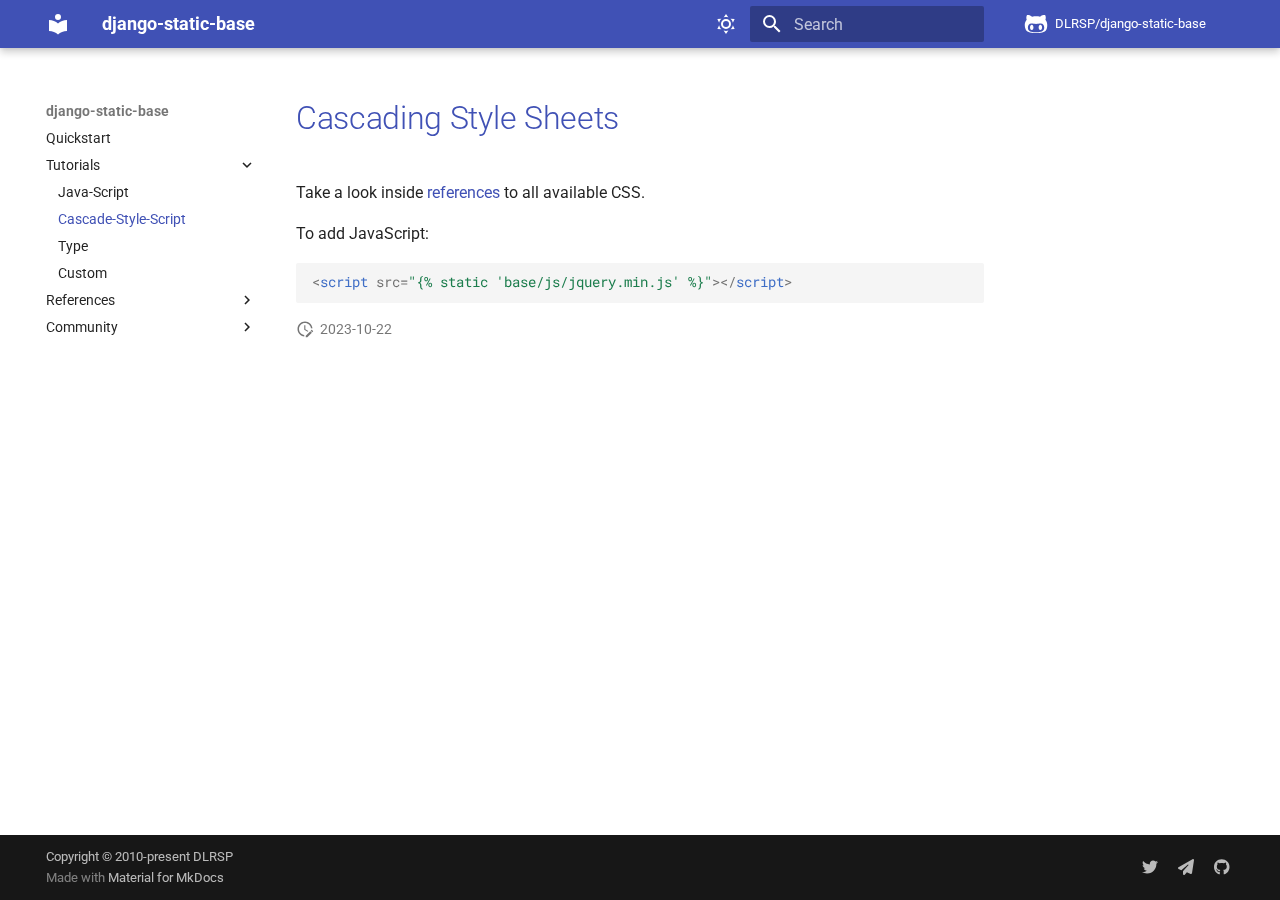
<file: tutorial/style/index.html>
<!doctype html>
<html lang="en" class="no-js">
  <head>
    
      <meta charset="utf-8">
      <meta name="viewport" content="width=device-width,initial-scale=1">
      
        <meta name="description" content="Django application to serve up-to-date common static files (JQuery, Bootstrap, Plugins, ...) as "base" static directory">
      
      
      
        <link rel="canonical" href="https://github.com/DLRSP/django-static-base/tutorial/style/">
      
      
        <link rel="prev" href="../javascript/">
      
      
        <link rel="next" href="../type/">
      
      
      <link rel="icon" href="../../assets/images/favicon.png">
      <meta name="generator" content="mkdocs-1.6.1, mkdocs-material-9.5.49">
    
    
      
        <title>Cascade-Style-Script - django-static-base</title>
      
    
    
      <link rel="stylesheet" href="../../assets/stylesheets/main.6f8fc17f.min.css">
      
        
        <link rel="stylesheet" href="../../assets/stylesheets/palette.06af60db.min.css">
      
      


    
    
      
    
    
      
        
        
        <link rel="preconnect" href="https://fonts.gstatic.com" crossorigin>
        <link rel="stylesheet" href="https://fonts.googleapis.com/css?family=Roboto:300,300i,400,400i,700,700i%7CRoboto+Mono:400,400i,700,700i&display=fallback">
        <style>:root{--md-text-font:"Roboto";--md-code-font:"Roboto Mono"}</style>
      
    
    
    <script>__md_scope=new URL("../..",location),__md_hash=e=>[...e].reduce(((e,_)=>(e<<5)-e+_.charCodeAt(0)),0),__md_get=(e,_=localStorage,t=__md_scope)=>JSON.parse(_.getItem(t.pathname+"."+e)),__md_set=(e,_,t=localStorage,a=__md_scope)=>{try{t.setItem(a.pathname+"."+e,JSON.stringify(_))}catch(e){}}</script>
    
      
  


  
  

<script id="__analytics">function __md_analytics(){function e(){dataLayer.push(arguments)}window.dataLayer=window.dataLayer||[],e("js",new Date),e("config","G-WL6PWX05L4"),document.addEventListener("DOMContentLoaded",(function(){document.forms.search&&document.forms.search.query.addEventListener("blur",(function(){this.value&&e("event","search",{search_term:this.value})}));document$.subscribe((function(){var t=document.forms.feedback;if(void 0!==t)for(var a of t.querySelectorAll("[type=submit]"))a.addEventListener("click",(function(a){a.preventDefault();var n=document.location.pathname,d=this.getAttribute("data-md-value");e("event","feedback",{page:n,data:d}),t.firstElementChild.disabled=!0;var r=t.querySelector(".md-feedback__note [data-md-value='"+d+"']");r&&(r.hidden=!1)})),t.hidden=!1})),location$.subscribe((function(t){e("config","G-WL6PWX05L4",{page_path:t.pathname})}))}));var t=document.createElement("script");t.async=!0,t.src="https://www.googletagmanager.com/gtag/js?id=G-WL6PWX05L4",document.getElementById("__analytics").insertAdjacentElement("afterEnd",t)}</script>
  
    <script>"undefined"!=typeof __md_analytics&&__md_analytics()</script>
  

    
    
    
  </head>
  
  
    
    
      
    
    
    
    
    <body dir="ltr" data-md-color-scheme="default" data-md-color-primary="indigo" data-md-color-accent="indigo">
  
    
    <input class="md-toggle" data-md-toggle="drawer" type="checkbox" id="__drawer" autocomplete="off">
    <input class="md-toggle" data-md-toggle="search" type="checkbox" id="__search" autocomplete="off">
    <label class="md-overlay" for="__drawer"></label>
    <div data-md-component="skip">
      
        
        <a href="#cascading-style-sheets" class="md-skip">
          Skip to content
        </a>
      
    </div>
    <div data-md-component="announce">
      
    </div>
    
    
      

  

<header class="md-header md-header--shadow" data-md-component="header">
  <nav class="md-header__inner md-grid" aria-label="Header">
    <a href="../.." title="django-static-base" class="md-header__button md-logo" aria-label="django-static-base" data-md-component="logo">
      
  
  <svg xmlns="http://www.w3.org/2000/svg" viewBox="0 0 24 24"><path d="M12 8a3 3 0 0 0 3-3 3 3 0 0 0-3-3 3 3 0 0 0-3 3 3 3 0 0 0 3 3m0 3.54C9.64 9.35 6.5 8 3 8v11c3.5 0 6.64 1.35 9 3.54 2.36-2.19 5.5-3.54 9-3.54V8c-3.5 0-6.64 1.35-9 3.54"/></svg>

    </a>
    <label class="md-header__button md-icon" for="__drawer">
      
      <svg xmlns="http://www.w3.org/2000/svg" viewBox="0 0 24 24"><path d="M3 6h18v2H3zm0 5h18v2H3zm0 5h18v2H3z"/></svg>
    </label>
    <div class="md-header__title" data-md-component="header-title">
      <div class="md-header__ellipsis">
        <div class="md-header__topic">
          <span class="md-ellipsis">
            django-static-base
          </span>
        </div>
        <div class="md-header__topic" data-md-component="header-topic">
          <span class="md-ellipsis">
            
              Cascade-Style-Script
            
          </span>
        </div>
      </div>
    </div>
    
      
        <form class="md-header__option" data-md-component="palette">
  
    
    
    
    <input class="md-option" data-md-color-media="" data-md-color-scheme="default" data-md-color-primary="indigo" data-md-color-accent="indigo"  aria-label="Switch to dark mode"  type="radio" name="__palette" id="__palette_0">
    
      <label class="md-header__button md-icon" title="Switch to dark mode" for="__palette_1" hidden>
        <svg xmlns="http://www.w3.org/2000/svg" viewBox="0 0 24 24"><path d="M12 7a5 5 0 0 1 5 5 5 5 0 0 1-5 5 5 5 0 0 1-5-5 5 5 0 0 1 5-5m0 2a3 3 0 0 0-3 3 3 3 0 0 0 3 3 3 3 0 0 0 3-3 3 3 0 0 0-3-3m0-7 2.39 3.42C13.65 5.15 12.84 5 12 5s-1.65.15-2.39.42zM3.34 7l4.16-.35A7.2 7.2 0 0 0 5.94 8.5c-.44.74-.69 1.5-.83 2.29zm.02 10 1.76-3.77a7.131 7.131 0 0 0 2.38 4.14zM20.65 7l-1.77 3.79a7.02 7.02 0 0 0-2.38-4.15zm-.01 10-4.14.36c.59-.51 1.12-1.14 1.54-1.86.42-.73.69-1.5.83-2.29zM12 22l-2.41-3.44c.74.27 1.55.44 2.41.44.82 0 1.63-.17 2.37-.44z"/></svg>
      </label>
    
  
    
    
    
    <input class="md-option" data-md-color-media="" data-md-color-scheme="slate" data-md-color-primary="indigo" data-md-color-accent="indigo"  aria-label="Switch to light mode"  type="radio" name="__palette" id="__palette_1">
    
      <label class="md-header__button md-icon" title="Switch to light mode" for="__palette_0" hidden>
        <svg xmlns="http://www.w3.org/2000/svg" viewBox="0 0 24 24"><path d="m17.75 4.09-2.53 1.94.91 3.06-2.63-1.81-2.63 1.81.91-3.06-2.53-1.94L12.44 4l1.06-3 1.06 3zm3.5 6.91-1.64 1.25.59 1.98-1.7-1.17-1.7 1.17.59-1.98L15.75 11l2.06-.05L18.5 9l.69 1.95zm-2.28 4.95c.83-.08 1.72 1.1 1.19 1.85-.32.45-.66.87-1.08 1.27C15.17 23 8.84 23 4.94 19.07c-3.91-3.9-3.91-10.24 0-14.14.4-.4.82-.76 1.27-1.08.75-.53 1.93.36 1.85 1.19-.27 2.86.69 5.83 2.89 8.02a9.96 9.96 0 0 0 8.02 2.89m-1.64 2.02a12.08 12.08 0 0 1-7.8-3.47c-2.17-2.19-3.33-5-3.49-7.82-2.81 3.14-2.7 7.96.31 10.98 3.02 3.01 7.84 3.12 10.98.31"/></svg>
      </label>
    
  
</form>
      
    
    
      <script>var palette=__md_get("__palette");if(palette&&palette.color){if("(prefers-color-scheme)"===palette.color.media){var media=matchMedia("(prefers-color-scheme: light)"),input=document.querySelector(media.matches?"[data-md-color-media='(prefers-color-scheme: light)']":"[data-md-color-media='(prefers-color-scheme: dark)']");palette.color.media=input.getAttribute("data-md-color-media"),palette.color.scheme=input.getAttribute("data-md-color-scheme"),palette.color.primary=input.getAttribute("data-md-color-primary"),palette.color.accent=input.getAttribute("data-md-color-accent")}for(var[key,value]of Object.entries(palette.color))document.body.setAttribute("data-md-color-"+key,value)}</script>
    
    
    
      <label class="md-header__button md-icon" for="__search">
        
        <svg xmlns="http://www.w3.org/2000/svg" viewBox="0 0 24 24"><path d="M9.5 3A6.5 6.5 0 0 1 16 9.5c0 1.61-.59 3.09-1.56 4.23l.27.27h.79l5 5-1.5 1.5-5-5v-.79l-.27-.27A6.52 6.52 0 0 1 9.5 16 6.5 6.5 0 0 1 3 9.5 6.5 6.5 0 0 1 9.5 3m0 2C7 5 5 7 5 9.5S7 14 9.5 14 14 12 14 9.5 12 5 9.5 5"/></svg>
      </label>
      <div class="md-search" data-md-component="search" role="dialog">
  <label class="md-search__overlay" for="__search"></label>
  <div class="md-search__inner" role="search">
    <form class="md-search__form" name="search">
      <input type="text" class="md-search__input" name="query" aria-label="Search" placeholder="Search" autocapitalize="off" autocorrect="off" autocomplete="off" spellcheck="false" data-md-component="search-query" required>
      <label class="md-search__icon md-icon" for="__search">
        
        <svg xmlns="http://www.w3.org/2000/svg" viewBox="0 0 24 24"><path d="M9.5 3A6.5 6.5 0 0 1 16 9.5c0 1.61-.59 3.09-1.56 4.23l.27.27h.79l5 5-1.5 1.5-5-5v-.79l-.27-.27A6.52 6.52 0 0 1 9.5 16 6.5 6.5 0 0 1 3 9.5 6.5 6.5 0 0 1 9.5 3m0 2C7 5 5 7 5 9.5S7 14 9.5 14 14 12 14 9.5 12 5 9.5 5"/></svg>
        
        <svg xmlns="http://www.w3.org/2000/svg" viewBox="0 0 24 24"><path d="M20 11v2H8l5.5 5.5-1.42 1.42L4.16 12l7.92-7.92L13.5 5.5 8 11z"/></svg>
      </label>
      <nav class="md-search__options" aria-label="Search">
        
        <button type="reset" class="md-search__icon md-icon" title="Clear" aria-label="Clear" tabindex="-1">
          
          <svg xmlns="http://www.w3.org/2000/svg" viewBox="0 0 24 24"><path d="M19 6.41 17.59 5 12 10.59 6.41 5 5 6.41 10.59 12 5 17.59 6.41 19 12 13.41 17.59 19 19 17.59 13.41 12z"/></svg>
        </button>
      </nav>
      
        <div class="md-search__suggest" data-md-component="search-suggest"></div>
      
    </form>
    <div class="md-search__output">
      <div class="md-search__scrollwrap" tabindex="0" data-md-scrollfix>
        <div class="md-search-result" data-md-component="search-result">
          <div class="md-search-result__meta">
            Initializing search
          </div>
          <ol class="md-search-result__list" role="presentation"></ol>
        </div>
      </div>
    </div>
  </div>
</div>
    
    
      <div class="md-header__source">
        <a href="https://github.com/DLRSP/django-static-base/" title="Go to repository" class="md-source" data-md-component="source">
  <div class="md-source__icon md-icon">
    
    <svg xmlns="http://www.w3.org/2000/svg" viewBox="0 0 480 512"><!--! Font Awesome Free 6.7.1 by @fontawesome - https://fontawesome.com License - https://fontawesome.com/license/free (Icons: CC BY 4.0, Fonts: SIL OFL 1.1, Code: MIT License) Copyright 2024 Fonticons, Inc.--><path d="M186.1 328.7c0 20.9-10.9 55.1-36.7 55.1s-36.7-34.2-36.7-55.1 10.9-55.1 36.7-55.1 36.7 34.2 36.7 55.1M480 278.2c0 31.9-3.2 65.7-17.5 95-37.9 76.6-142.1 74.8-216.7 74.8-75.8 0-186.2 2.7-225.6-74.8-14.6-29-20.2-63.1-20.2-95 0-41.9 13.9-81.5 41.5-113.6-5.2-15.8-7.7-32.4-7.7-48.8 0-21.5 4.9-32.3 14.6-51.8 45.3 0 74.3 9 108.8 36 29-6.9 58.8-10 88.7-10 27 0 54.2 2.9 80.4 9.2 34-26.7 63-35.2 107.8-35.2 9.8 19.5 14.6 30.3 14.6 51.8 0 16.4-2.6 32.7-7.7 48.2 27.5 32.4 39 72.3 39 114.2m-64.3 50.5c0-43.9-26.7-82.6-73.5-82.6-18.9 0-37 3.4-56 6-14.9 2.3-29.8 3.2-45.1 3.2-15.2 0-30.1-.9-45.1-3.2-18.7-2.6-37-6-56-6-46.8 0-73.5 38.7-73.5 82.6 0 87.8 80.4 101.3 150.4 101.3h48.2c70.3 0 150.6-13.4 150.6-101.3m-82.6-55.1c-25.8 0-36.7 34.2-36.7 55.1s10.9 55.1 36.7 55.1 36.7-34.2 36.7-55.1-10.9-55.1-36.7-55.1"/></svg>
  </div>
  <div class="md-source__repository">
    DLRSP/django-static-base
  </div>
</a>
      </div>
    
  </nav>
  
</header>
    
    <div class="md-container" data-md-component="container">
      
      
        
          
        
      
      <main class="md-main" data-md-component="main">
        <div class="md-main__inner md-grid">
          
            
              
              <div class="md-sidebar md-sidebar--primary" data-md-component="sidebar" data-md-type="navigation" >
                <div class="md-sidebar__scrollwrap">
                  <div class="md-sidebar__inner">
                    



<nav class="md-nav md-nav--primary" aria-label="Navigation" data-md-level="0">
  <label class="md-nav__title" for="__drawer">
    <a href="../.." title="django-static-base" class="md-nav__button md-logo" aria-label="django-static-base" data-md-component="logo">
      
  
  <svg xmlns="http://www.w3.org/2000/svg" viewBox="0 0 24 24"><path d="M12 8a3 3 0 0 0 3-3 3 3 0 0 0-3-3 3 3 0 0 0-3 3 3 3 0 0 0 3 3m0 3.54C9.64 9.35 6.5 8 3 8v11c3.5 0 6.64 1.35 9 3.54 2.36-2.19 5.5-3.54 9-3.54V8c-3.5 0-6.64 1.35-9 3.54"/></svg>

    </a>
    django-static-base
  </label>
  
    <div class="md-nav__source">
      <a href="https://github.com/DLRSP/django-static-base/" title="Go to repository" class="md-source" data-md-component="source">
  <div class="md-source__icon md-icon">
    
    <svg xmlns="http://www.w3.org/2000/svg" viewBox="0 0 480 512"><!--! Font Awesome Free 6.7.1 by @fontawesome - https://fontawesome.com License - https://fontawesome.com/license/free (Icons: CC BY 4.0, Fonts: SIL OFL 1.1, Code: MIT License) Copyright 2024 Fonticons, Inc.--><path d="M186.1 328.7c0 20.9-10.9 55.1-36.7 55.1s-36.7-34.2-36.7-55.1 10.9-55.1 36.7-55.1 36.7 34.2 36.7 55.1M480 278.2c0 31.9-3.2 65.7-17.5 95-37.9 76.6-142.1 74.8-216.7 74.8-75.8 0-186.2 2.7-225.6-74.8-14.6-29-20.2-63.1-20.2-95 0-41.9 13.9-81.5 41.5-113.6-5.2-15.8-7.7-32.4-7.7-48.8 0-21.5 4.9-32.3 14.6-51.8 45.3 0 74.3 9 108.8 36 29-6.9 58.8-10 88.7-10 27 0 54.2 2.9 80.4 9.2 34-26.7 63-35.2 107.8-35.2 9.8 19.5 14.6 30.3 14.6 51.8 0 16.4-2.6 32.7-7.7 48.2 27.5 32.4 39 72.3 39 114.2m-64.3 50.5c0-43.9-26.7-82.6-73.5-82.6-18.9 0-37 3.4-56 6-14.9 2.3-29.8 3.2-45.1 3.2-15.2 0-30.1-.9-45.1-3.2-18.7-2.6-37-6-56-6-46.8 0-73.5 38.7-73.5 82.6 0 87.8 80.4 101.3 150.4 101.3h48.2c70.3 0 150.6-13.4 150.6-101.3m-82.6-55.1c-25.8 0-36.7 34.2-36.7 55.1s10.9 55.1 36.7 55.1 36.7-34.2 36.7-55.1-10.9-55.1-36.7-55.1"/></svg>
  </div>
  <div class="md-source__repository">
    DLRSP/django-static-base
  </div>
</a>
    </div>
  
  <ul class="md-nav__list" data-md-scrollfix>
    
      
      
  
  
  
  
    <li class="md-nav__item">
      <a href="../.." class="md-nav__link">
        
  
  <span class="md-ellipsis">
    Quickstart
  </span>
  

      </a>
    </li>
  

    
      
      
  
  
    
  
  
  
    
    
    
    
    <li class="md-nav__item md-nav__item--active md-nav__item--nested">
      
        
        
        <input class="md-nav__toggle md-toggle " type="checkbox" id="__nav_2" checked>
        
          
          <label class="md-nav__link" for="__nav_2" id="__nav_2_label" tabindex="0">
            
  
  <span class="md-ellipsis">
    Tutorials
  </span>
  

            <span class="md-nav__icon md-icon"></span>
          </label>
        
        <nav class="md-nav" data-md-level="1" aria-labelledby="__nav_2_label" aria-expanded="true">
          <label class="md-nav__title" for="__nav_2">
            <span class="md-nav__icon md-icon"></span>
            Tutorials
          </label>
          <ul class="md-nav__list" data-md-scrollfix>
            
              
                
  
  
  
  
    <li class="md-nav__item">
      <a href="../javascript/" class="md-nav__link">
        
  
  <span class="md-ellipsis">
    Java-Script
  </span>
  

      </a>
    </li>
  

              
            
              
                
  
  
    
  
  
  
    <li class="md-nav__item md-nav__item--active">
      
      <input class="md-nav__toggle md-toggle" type="checkbox" id="__toc">
      
      
        
      
      
      <a href="./" class="md-nav__link md-nav__link--active">
        
  
  <span class="md-ellipsis">
    Cascade-Style-Script
  </span>
  

      </a>
      
    </li>
  

              
            
              
                
  
  
  
  
    <li class="md-nav__item">
      <a href="../type/" class="md-nav__link">
        
  
  <span class="md-ellipsis">
    Type
  </span>
  

      </a>
    </li>
  

              
            
              
                
  
  
  
  
    <li class="md-nav__item">
      <a href="../customize/" class="md-nav__link">
        
  
  <span class="md-ellipsis">
    Custom
  </span>
  

      </a>
    </li>
  

              
            
          </ul>
        </nav>
      
    </li>
  

    
      
      
  
  
  
  
    
    
    
    
    <li class="md-nav__item md-nav__item--nested">
      
        
        
        <input class="md-nav__toggle md-toggle " type="checkbox" id="__nav_3" >
        
          
          <label class="md-nav__link" for="__nav_3" id="__nav_3_label" tabindex="0">
            
  
  <span class="md-ellipsis">
    References
  </span>
  

            <span class="md-nav__icon md-icon"></span>
          </label>
        
        <nav class="md-nav" data-md-level="1" aria-labelledby="__nav_3_label" aria-expanded="false">
          <label class="md-nav__title" for="__nav_3">
            <span class="md-nav__icon md-icon"></span>
            References
          </label>
          <ul class="md-nav__list" data-md-scrollfix>
            
              
                
  
  
  
  
    <li class="md-nav__item">
      <a href="../../references/javascript/" class="md-nav__link">
        
  
  <span class="md-ellipsis">
    Java-Script
  </span>
  

      </a>
    </li>
  

              
            
              
                
  
  
  
  
    <li class="md-nav__item">
      <a href="../../references/style/" class="md-nav__link">
        
  
  <span class="md-ellipsis">
    Cascading-Style-Sheets
  </span>
  

      </a>
    </li>
  

              
            
              
                
  
  
  
  
    <li class="md-nav__item">
      <a href="../../references/type/" class="md-nav__link">
        
  
  <span class="md-ellipsis">
    Type
  </span>
  

      </a>
    </li>
  

              
            
          </ul>
        </nav>
      
    </li>
  

    
      
      
  
  
  
  
    
    
    
    
    <li class="md-nav__item md-nav__item--nested">
      
        
        
        <input class="md-nav__toggle md-toggle " type="checkbox" id="__nav_4" >
        
          
          <label class="md-nav__link" for="__nav_4" id="__nav_4_label" tabindex="0">
            
  
  <span class="md-ellipsis">
    Community
  </span>
  

            <span class="md-nav__icon md-icon"></span>
          </label>
        
        <nav class="md-nav" data-md-level="1" aria-labelledby="__nav_4_label" aria-expanded="false">
          <label class="md-nav__title" for="__nav_4">
            <span class="md-nav__icon md-icon"></span>
            Community
          </label>
          <ul class="md-nav__list" data-md-scrollfix>
            
              
                
  
  
  
  
    <li class="md-nav__item">
      <a href="../../community/contributing/" class="md-nav__link">
        
  
  <span class="md-ellipsis">
    Contributing
  </span>
  

      </a>
    </li>
  

              
            
              
                
  
  
  
  
    <li class="md-nav__item">
      <a href="../../community/third-party-packages/" class="md-nav__link">
        
  
  <span class="md-ellipsis">
    Third-Party-Packages
  </span>
  

      </a>
    </li>
  

              
            
          </ul>
        </nav>
      
    </li>
  

    
  </ul>
</nav>
                  </div>
                </div>
              </div>
            
            
              
              <div class="md-sidebar md-sidebar--secondary" data-md-component="sidebar" data-md-type="toc" >
                <div class="md-sidebar__scrollwrap">
                  <div class="md-sidebar__inner">
                    

<nav class="md-nav md-nav--secondary" aria-label="Table of contents">
  
  
  
    
  
  
</nav>
                  </div>
                </div>
              </div>
            
          
          
            <div class="md-content" data-md-component="content">
              <article class="md-content__inner md-typeset">
                
                  

  
  


<h1 id="cascading-style-sheets"><a class="toclink" href="#cascading-style-sheets">Cascading Style Sheets</a></h1>
<p>Take a look inside <a href="../../references/javascript/">references</a> to all available CSS.</p>
<p>To add JavaScript:
<div class="highlight"><pre><span></span><code><span class="p">&lt;</span><span class="nt">script</span> <span class="na">src</span><span class="o">=</span><span class="s">&quot;{% static &#39;base/js/jquery.min.js&#39; %}&quot;</span><span class="p">&gt;&lt;/</span><span class="nt">script</span><span class="p">&gt;</span>
</code></pre></div></p>







  
    
  
  


  <aside class="md-source-file">
    
      
  <span class="md-source-file__fact">
    <span class="md-icon" title="Last update">
      <svg xmlns="http://www.w3.org/2000/svg" viewBox="0 0 24 24"><path d="M21 13.1c-.1 0-.3.1-.4.2l-1 1 2.1 2.1 1-1c.2-.2.2-.6 0-.8l-1.3-1.3c-.1-.1-.2-.2-.4-.2m-1.9 1.8-6.1 6V23h2.1l6.1-6.1zM12.5 7v5.2l4 2.4-1 1L11 13V7zM11 21.9c-5.1-.5-9-4.8-9-9.9C2 6.5 6.5 2 12 2c5.3 0 9.6 4.1 10 9.3-.3-.1-.6-.2-1-.2s-.7.1-1 .2C19.6 7.2 16.2 4 12 4c-4.4 0-8 3.6-8 8 0 4.1 3.1 7.5 7.1 7.9l-.1.2z"/></svg>
    </span>
    2023-10-22
  </span>

    
    
    
    
  </aside>


  




                
              </article>
            </div>
          
          
  <script>var tabs=__md_get("__tabs");if(Array.isArray(tabs))e:for(var set of document.querySelectorAll(".tabbed-set")){var labels=set.querySelector(".tabbed-labels");for(var tab of tabs)for(var label of labels.getElementsByTagName("label"))if(label.innerText.trim()===tab){var input=document.getElementById(label.htmlFor);input.checked=!0;continue e}}</script>

<script>var target=document.getElementById(location.hash.slice(1));target&&target.name&&(target.checked=target.name.startsWith("__tabbed_"))</script>
        </div>
        
          <button type="button" class="md-top md-icon" data-md-component="top" hidden>
  
  <svg xmlns="http://www.w3.org/2000/svg" viewBox="0 0 24 24"><path d="M13 20h-2V8l-5.5 5.5-1.42-1.42L12 4.16l7.92 7.92-1.42 1.42L13 8z"/></svg>
  Back to top
</button>
        
      </main>
      
        <footer class="md-footer">
  
  <div class="md-footer-meta md-typeset">
    <div class="md-footer-meta__inner md-grid">
      <div class="md-copyright">
  
    <div class="md-copyright__highlight">
      Copyright &copy; 2010-present DLRSP
    </div>
  
  
    Made with
    <a href="https://squidfunk.github.io/mkdocs-material/" target="_blank" rel="noopener">
      Material for MkDocs
    </a>
  
</div>
      
        <div class="md-social">
  
    
    
    
    
    <a href="https://twitter.com/DlrspTwits" target="_blank" rel="noopener" title="DLRSP on Twitter" class="md-social__link">
      <svg xmlns="http://www.w3.org/2000/svg" viewBox="0 0 512 512"><!--! Font Awesome Free 6.7.1 by @fontawesome - https://fontawesome.com License - https://fontawesome.com/license/free (Icons: CC BY 4.0, Fonts: SIL OFL 1.1, Code: MIT License) Copyright 2024 Fonticons, Inc.--><path d="M459.37 151.716c.325 4.548.325 9.097.325 13.645 0 138.72-105.583 298.558-298.558 298.558-59.452 0-114.68-17.219-161.137-47.106 8.447.974 16.568 1.299 25.34 1.299 49.055 0 94.213-16.568 130.274-44.832-46.132-.975-84.792-31.188-98.112-72.772 6.498.974 12.995 1.624 19.818 1.624 9.421 0 18.843-1.3 27.614-3.573-48.081-9.747-84.143-51.98-84.143-102.985v-1.299c13.969 7.797 30.214 12.67 47.431 13.319-28.264-18.843-46.781-51.005-46.781-87.391 0-19.492 5.197-37.36 14.294-52.954 51.655 63.675 129.3 105.258 216.365 109.807-1.624-7.797-2.599-15.918-2.599-24.04 0-57.828 46.782-104.934 104.934-104.934 30.213 0 57.502 12.67 76.67 33.137 23.715-4.548 46.456-13.32 66.599-25.34-7.798 24.366-24.366 44.833-46.132 57.827 21.117-2.273 41.584-8.122 60.426-16.243-14.292 20.791-32.161 39.308-52.628 54.253"/></svg>
    </a>
  
    
    
    
    
    <a href="mailto:dlrsp.dev@gmail.com" target="_blank" rel="noopener" title="" class="md-social__link">
      <svg xmlns="http://www.w3.org/2000/svg" viewBox="0 0 512 512"><!--! Font Awesome Free 6.7.1 by @fontawesome - https://fontawesome.com License - https://fontawesome.com/license/free (Icons: CC BY 4.0, Fonts: SIL OFL 1.1, Code: MIT License) Copyright 2024 Fonticons, Inc.--><path d="M498.1 5.6c10.1 7 15.4 19.1 13.5 31.2l-64 416c-1.5 9.7-7.4 18.2-16 23s-18.9 5.4-28 1.6L284 427.7l-68.5 74.1c-8.9 9.7-22.9 12.9-35.2 8.1S160 493.2 160 480v-83.6c0-4 1.5-7.8 4.2-10.8l167.6-182.8c5.8-6.3 5.6-16-.4-22s-15.7-6.4-22-.7L106 360.8l-88.3-44.2C7.1 311.3.3 300.7 0 288.9s5.9-22.8 16.1-28.7l448-256c10.7-6.1 23.9-5.5 34 1.4"/></svg>
    </a>
  
    
    
    
    
      
      
    
    <a href="https://github.com/DLRSP" target="_blank" rel="noopener" title="github.com" class="md-social__link">
      <svg xmlns="http://www.w3.org/2000/svg" viewBox="0 0 496 512"><!--! Font Awesome Free 6.7.1 by @fontawesome - https://fontawesome.com License - https://fontawesome.com/license/free (Icons: CC BY 4.0, Fonts: SIL OFL 1.1, Code: MIT License) Copyright 2024 Fonticons, Inc.--><path d="M165.9 397.4c0 2-2.3 3.6-5.2 3.6-3.3.3-5.6-1.3-5.6-3.6 0-2 2.3-3.6 5.2-3.6 3-.3 5.6 1.3 5.6 3.6m-31.1-4.5c-.7 2 1.3 4.3 4.3 4.9 2.6 1 5.6 0 6.2-2s-1.3-4.3-4.3-5.2c-2.6-.7-5.5.3-6.2 2.3m44.2-1.7c-2.9.7-4.9 2.6-4.6 4.9.3 2 2.9 3.3 5.9 2.6 2.9-.7 4.9-2.6 4.6-4.6-.3-1.9-3-3.2-5.9-2.9M244.8 8C106.1 8 0 113.3 0 252c0 110.9 69.8 205.8 169.5 239.2 12.8 2.3 17.3-5.6 17.3-12.1 0-6.2-.3-40.4-.3-61.4 0 0-70 15-84.7-29.8 0 0-11.4-29.1-27.8-36.6 0 0-22.9-15.7 1.6-15.4 0 0 24.9 2 38.6 25.8 21.9 38.6 58.6 27.5 72.9 20.9 2.3-16 8.8-27.1 16-33.7-55.9-6.2-112.3-14.3-112.3-110.5 0-27.5 7.6-41.3 23.6-58.9-2.6-6.5-11.1-33.3 2.6-67.9 20.9-6.5 69 27 69 27 20-5.6 41.5-8.5 62.8-8.5s42.8 2.9 62.8 8.5c0 0 48.1-33.6 69-27 13.7 34.7 5.2 61.4 2.6 67.9 16 17.7 25.8 31.5 25.8 58.9 0 96.5-58.9 104.2-114.8 110.5 9.2 7.9 17 22.9 17 46.4 0 33.7-.3 75.4-.3 83.6 0 6.5 4.6 14.4 17.3 12.1C428.2 457.8 496 362.9 496 252 496 113.3 383.5 8 244.8 8M97.2 352.9c-1.3 1-1 3.3.7 5.2 1.6 1.6 3.9 2.3 5.2 1 1.3-1 1-3.3-.7-5.2-1.6-1.6-3.9-2.3-5.2-1m-10.8-8.1c-.7 1.3.3 2.9 2.3 3.9 1.6 1 3.6.7 4.3-.7.7-1.3-.3-2.9-2.3-3.9-2-.6-3.6-.3-4.3.7m32.4 35.6c-1.6 1.3-1 4.3 1.3 6.2 2.3 2.3 5.2 2.6 6.5 1 1.3-1.3.7-4.3-1.3-6.2-2.2-2.3-5.2-2.6-6.5-1m-11.4-14.7c-1.6 1-1.6 3.6 0 5.9s4.3 3.3 5.6 2.3c1.6-1.3 1.6-3.9 0-6.2-1.4-2.3-4-3.3-5.6-2"/></svg>
    </a>
  
</div>
      
    </div>
  </div>
</footer>
      
    </div>
    <div class="md-dialog" data-md-component="dialog">
      <div class="md-dialog__inner md-typeset"></div>
    </div>
    
    
    <script id="__config" type="application/json">{"base": "../..", "features": ["navigation.instant", "navigation.top", "content.code.annotate", "content.tabs.link", "search.suggest", "search.highlight"], "search": "../../assets/javascripts/workers/search.6ce7567c.min.js", "translations": {"clipboard.copied": "Copied to clipboard", "clipboard.copy": "Copy to clipboard", "search.result.more.one": "1 more on this page", "search.result.more.other": "# more on this page", "search.result.none": "No matching documents", "search.result.one": "1 matching document", "search.result.other": "# matching documents", "search.result.placeholder": "Type to start searching", "search.result.term.missing": "Missing", "select.version": "Select version"}}</script>
    
    
      <script src="../../assets/javascripts/bundle.88dd0f4e.min.js"></script>
      
    
  </body>
</html>
</file>
<file: assets/stylesheets/main.6f8fc17f.min.css>
@charset "UTF-8";html{-webkit-text-size-adjust:none;-moz-text-size-adjust:none;text-size-adjust:none;box-sizing:border-box}*,:after,:before{box-sizing:inherit}@media (prefers-reduced-motion){*,:after,:before{transition:none!important}}body{margin:0}a,button,input,label{-webkit-tap-highlight-color:transparent}a{color:inherit;text-decoration:none}hr{border:0;box-sizing:initial;display:block;height:.05rem;overflow:visible;padding:0}small{font-size:80%}sub,sup{line-height:1em}img{border-style:none}table{border-collapse:initial;border-spacing:0}td,th{font-weight:400;vertical-align:top}button{background:#0000;border:0;font-family:inherit;font-size:inherit;margin:0;padding:0}input{border:0;outline:none}:root{--md-primary-fg-color:#4051b5;--md-primary-fg-color--light:#5d6cc0;--md-primary-fg-color--dark:#303fa1;--md-primary-bg-color:#fff;--md-primary-bg-color--light:#ffffffb3;--md-accent-fg-color:#526cfe;--md-accent-fg-color--transparent:#526cfe1a;--md-accent-bg-color:#fff;--md-accent-bg-color--light:#ffffffb3}[data-md-color-scheme=default]{color-scheme:light}[data-md-color-scheme=default] img[src$="#gh-dark-mode-only"],[data-md-color-scheme=default] img[src$="#only-dark"]{display:none}:root,[data-md-color-scheme=default]{--md-hue:225deg;--md-default-fg-color:#000000de;--md-default-fg-color--light:#0000008a;--md-default-fg-color--lighter:#00000052;--md-default-fg-color--lightest:#00000012;--md-default-bg-color:#fff;--md-default-bg-color--light:#ffffffb3;--md-default-bg-color--lighter:#ffffff4d;--md-default-bg-color--lightest:#ffffff1f;--md-code-fg-color:#36464e;--md-code-bg-color:#f5f5f5;--md-code-hl-color:#4287ff;--md-code-hl-color--light:#4287ff1a;--md-code-hl-number-color:#d52a2a;--md-code-hl-special-color:#db1457;--md-code-hl-function-color:#a846b9;--md-code-hl-constant-color:#6e59d9;--md-code-hl-keyword-color:#3f6ec6;--md-code-hl-string-color:#1c7d4d;--md-code-hl-name-color:var(--md-code-fg-color);--md-code-hl-operator-color:var(--md-default-fg-color--light);--md-code-hl-punctuation-color:var(--md-default-fg-color--light);--md-code-hl-comment-color:var(--md-default-fg-color--light);--md-code-hl-generic-color:var(--md-default-fg-color--light);--md-code-hl-variable-color:var(--md-default-fg-color--light);--md-typeset-color:var(--md-default-fg-color);--md-typeset-a-color:var(--md-primary-fg-color);--md-typeset-del-color:#f5503d26;--md-typeset-ins-color:#0bd57026;--md-typeset-kbd-color:#fafafa;--md-typeset-kbd-accent-color:#fff;--md-typeset-kbd-border-color:#b8b8b8;--md-typeset-mark-color:#ffff0080;--md-typeset-table-color:#0000001f;--md-typeset-table-color--light:rgba(0,0,0,.035);--md-admonition-fg-color:var(--md-default-fg-color);--md-admonition-bg-color:var(--md-default-bg-color);--md-warning-fg-color:#000000de;--md-warning-bg-color:#ff9;--md-footer-fg-color:#fff;--md-footer-fg-color--light:#ffffffb3;--md-footer-fg-color--lighter:#ffffff73;--md-footer-bg-color:#000000de;--md-footer-bg-color--dark:#00000052;--md-shadow-z1:0 0.2rem 0.5rem #0000000d,0 0 0.05rem #0000001a;--md-shadow-z2:0 0.2rem 0.5rem #0000001a,0 0 0.05rem #00000040;--md-shadow-z3:0 0.2rem 0.5rem #0003,0 0 0.05rem #00000059}.md-icon svg{fill:currentcolor;display:block;height:1.2rem;width:1.2rem}body{-webkit-font-smoothing:antialiased;-moz-osx-font-smoothing:grayscale;--md-text-font-family:var(--md-text-font,_),-apple-system,BlinkMacSystemFont,Helvetica,Arial,sans-serif;--md-code-font-family:var(--md-code-font,_),SFMono-Regular,Consolas,Menlo,monospace}aside,body,input{font-feature-settings:"kern","liga";color:var(--md-typeset-color);font-family:var(--md-text-font-family)}code,kbd,pre{font-feature-settings:"kern";font-family:var(--md-code-font-family)}:root{--md-typeset-table-sort-icon:url('data:image/svg+xml;charset=utf-8,<svg xmlns="http://www.w3.org/2000/svg" viewBox="0 0 24 24"><path d="m18 21-4-4h3V7h-3l4-4 4 4h-3v10h3M2 19v-2h10v2M2 13v-2h7v2M2 7V5h4v2z"/></svg>');--md-typeset-table-sort-icon--asc:url('data:image/svg+xml;charset=utf-8,<svg xmlns="http://www.w3.org/2000/svg" viewBox="0 0 24 24"><path d="M19 17h3l-4 4-4-4h3V3h2M2 17h10v2H2M6 5v2H2V5m0 6h7v2H2z"/></svg>');--md-typeset-table-sort-icon--desc:url('data:image/svg+xml;charset=utf-8,<svg xmlns="http://www.w3.org/2000/svg" viewBox="0 0 24 24"><path d="M19 7h3l-4-4-4 4h3v14h2M2 17h10v2H2M6 5v2H2V5m0 6h7v2H2z"/></svg>')}.md-typeset{-webkit-print-color-adjust:exact;color-adjust:exact;font-size:.8rem;line-height:1.6}@media print{.md-typeset{font-size:.68rem}}.md-typeset blockquote,.md-typeset dl,.md-typeset figure,.md-typeset ol,.md-typeset pre,.md-typeset ul{margin-bottom:1em;margin-top:1em}.md-typeset h1{color:var(--md-default-fg-color--light);font-size:2em;line-height:1.3;margin:0 0 1.25em}.md-typeset h1,.md-typeset h2{font-weight:300;letter-spacing:-.01em}.md-typeset h2{font-size:1.5625em;line-height:1.4;margin:1.6em 0 .64em}.md-typeset h3{font-size:1.25em;font-weight:400;letter-spacing:-.01em;line-height:1.5;margin:1.6em 0 .8em}.md-typeset h2+h3{margin-top:.8em}.md-typeset h4{font-weight:700;letter-spacing:-.01em;margin:1em 0}.md-typeset h5,.md-typeset h6{color:var(--md-default-fg-color--light);font-size:.8em;font-weight:700;letter-spacing:-.01em;margin:1.25em 0}.md-typeset h5{text-transform:uppercase}.md-typeset h5 code{text-transform:none}.md-typeset hr{border-bottom:.05rem solid var(--md-default-fg-color--lightest);display:flow-root;margin:1.5em 0}.md-typeset a{color:var(--md-typeset-a-color);word-break:break-word}.md-typeset a,.md-typeset a:before{transition:color 125ms}.md-typeset a:focus,.md-typeset a:hover{color:var(--md-accent-fg-color)}.md-typeset a:focus code,.md-typeset a:hover code{background-color:var(--md-accent-fg-color--transparent)}.md-typeset a code{color:currentcolor;transition:background-color 125ms}.md-typeset a.focus-visible{outline-color:var(--md-accent-fg-color);outline-offset:.2rem}.md-typeset code,.md-typeset kbd,.md-typeset pre{color:var(--md-code-fg-color);direction:ltr;font-variant-ligatures:none}@media print{.md-typeset code,.md-typeset kbd,.md-typeset pre{white-space:pre-wrap}}.md-typeset code{background-color:var(--md-code-bg-color);border-radius:.1rem;-webkit-box-decoration-break:clone;box-decoration-break:clone;font-size:.85em;padding:0 .2941176471em;word-break:break-word}.md-typeset code:not(.focus-visible){-webkit-tap-highlight-color:transparent;outline:none}.md-typeset pre{display:flow-root;line-height:1.4;position:relative}.md-typeset pre>code{-webkit-box-decoration-break:slice;box-decoration-break:slice;box-shadow:none;display:block;margin:0;outline-color:var(--md-accent-fg-color);overflow:auto;padding:.7720588235em 1.1764705882em;scrollbar-color:var(--md-default-fg-color--lighter) #0000;scrollbar-width:thin;touch-action:auto;word-break:normal}.md-typeset pre>code:hover{scrollbar-color:var(--md-accent-fg-color) #0000}.md-typeset pre>code::-webkit-scrollbar{height:.2rem;width:.2rem}.md-typeset pre>code::-webkit-scrollbar-thumb{background-color:var(--md-default-fg-color--lighter)}.md-typeset pre>code::-webkit-scrollbar-thumb:hover{background-color:var(--md-accent-fg-color)}.md-typeset kbd{background-color:var(--md-typeset-kbd-color);border-radius:.1rem;box-shadow:0 .1rem 0 .05rem var(--md-typeset-kbd-border-color),0 .1rem 0 var(--md-typeset-kbd-border-color),0 -.1rem .2rem var(--md-typeset-kbd-accent-color) inset;color:var(--md-default-fg-color);display:inline-block;font-size:.75em;padding:0 .6666666667em;vertical-align:text-top;word-break:break-word}.md-typeset mark{background-color:var(--md-typeset-mark-color);-webkit-box-decoration-break:clone;box-decoration-break:clone;color:inherit;word-break:break-word}.md-typeset abbr{border-bottom:.05rem dotted var(--md-default-fg-color--light);cursor:help;text-decoration:none}.md-typeset small{opacity:.75}[dir=ltr] .md-typeset sub,[dir=ltr] .md-typeset sup{margin-left:.078125em}[dir=rtl] .md-typeset sub,[dir=rtl] .md-typeset sup{margin-right:.078125em}[dir=ltr] .md-typeset blockquote{padding-left:.6rem}[dir=rtl] .md-typeset blockquote{padding-right:.6rem}[dir=ltr] .md-typeset blockquote{border-left:.2rem solid var(--md-default-fg-color--lighter)}[dir=rtl] .md-typeset blockquote{border-right:.2rem solid var(--md-default-fg-color--lighter)}.md-typeset blockquote{color:var(--md-default-fg-color--light);margin-left:0;margin-right:0}.md-typeset ul{list-style-type:disc}.md-typeset ul[type]{list-style-type:revert-layer}[dir=ltr] .md-typeset ol,[dir=ltr] .md-typeset ul{margin-left:.625em}[dir=rtl] .md-typeset ol,[dir=rtl] .md-typeset ul{margin-right:.625em}.md-typeset ol,.md-typeset ul{padding:0}.md-typeset ol:not([hidden]),.md-typeset ul:not([hidden]){display:flow-root}.md-typeset ol ol,.md-typeset ul ol{list-style-type:lower-alpha}.md-typeset ol ol ol,.md-typeset ul ol ol{list-style-type:lower-roman}.md-typeset ol ol ol ol,.md-typeset ul ol ol ol{list-style-type:upper-alpha}.md-typeset ol ol ol ol ol,.md-typeset ul ol ol ol ol{list-style-type:upper-roman}.md-typeset ol[type],.md-typeset ul[type]{list-style-type:revert-layer}[dir=ltr] .md-typeset ol li,[dir=ltr] .md-typeset ul li{margin-left:1.25em}[dir=rtl] .md-typeset ol li,[dir=rtl] .md-typeset ul li{margin-right:1.25em}.md-typeset ol li,.md-typeset ul li{margin-bottom:.5em}.md-typeset ol li blockquote,.md-typeset ol li p,.md-typeset ul li blockquote,.md-typeset ul li p{margin:.5em 0}.md-typeset ol li:last-child,.md-typeset ul li:last-child{margin-bottom:0}[dir=ltr] .md-typeset ol li ol,[dir=ltr] .md-typeset ol li ul,[dir=ltr] .md-typeset ul li ol,[dir=ltr] .md-typeset ul li ul{margin-left:.625em}[dir=rtl] .md-typeset ol li ol,[dir=rtl] .md-typeset ol li ul,[dir=rtl] .md-typeset ul li ol,[dir=rtl] .md-typeset ul li ul{margin-right:.625em}.md-typeset ol li ol,.md-typeset ol li ul,.md-typeset ul li ol,.md-typeset ul li ul{margin-bottom:.5em;margin-top:.5em}[dir=ltr] .md-typeset dd{margin-left:1.875em}[dir=rtl] .md-typeset dd{margin-right:1.875em}.md-typeset dd{margin-bottom:1.5em;margin-top:1em}.md-typeset img,.md-typeset svg,.md-typeset video{height:auto;max-width:100%}.md-typeset img[align=left]{margin:1em 1em 1em 0}.md-typeset img[align=right]{margin:1em 0 1em 1em}.md-typeset img[align]:only-child{margin-top:0}.md-typeset figure{display:flow-root;margin:1em auto;max-width:100%;text-align:center;width:-moz-fit-content;width:fit-content}.md-typeset figure img{display:block;margin:0 auto}.md-typeset figcaption{font-style:italic;margin:1em auto;max-width:24rem}.md-typeset iframe{max-width:100%}.md-typeset table:not([class]){background-color:var(--md-default-bg-color);border:.05rem solid var(--md-typeset-table-color);border-radius:.1rem;display:inline-block;font-size:.64rem;max-width:100%;overflow:auto;touch-action:auto}@media print{.md-typeset table:not([class]){display:table}}.md-typeset table:not([class])+*{margin-top:1.5em}.md-typeset table:not([class]) td>:first-child,.md-typeset table:not([class]) th>:first-child{margin-top:0}.md-typeset table:not([class]) td>:last-child,.md-typeset table:not([class]) th>:last-child{margin-bottom:0}.md-typeset table:not([class]) td:not([align]),.md-typeset table:not([class]) th:not([align]){text-align:left}[dir=rtl] .md-typeset table:not([class]) td:not([align]),[dir=rtl] .md-typeset table:not([class]) th:not([align]){text-align:right}.md-typeset table:not([class]) th{font-weight:700;min-width:5rem;padding:.9375em 1.25em;vertical-align:top}.md-typeset table:not([class]) td{border-top:.05rem solid var(--md-typeset-table-color);padding:.9375em 1.25em;vertical-align:top}.md-typeset table:not([class]) tbody tr{transition:background-color 125ms}.md-typeset table:not([class]) tbody tr:hover{background-color:var(--md-typeset-table-color--light);box-shadow:0 .05rem 0 var(--md-default-bg-color) inset}.md-typeset table:not([class]) a{word-break:normal}.md-typeset table th[role=columnheader]{cursor:pointer}[dir=ltr] .md-typeset table th[role=columnheader]:after{margin-left:.5em}[dir=rtl] .md-typeset table th[role=columnheader]:after{margin-right:.5em}.md-typeset table th[role=columnheader]:after{content:"";display:inline-block;height:1.2em;-webkit-mask-image:var(--md-typeset-table-sort-icon);mask-image:var(--md-typeset-table-sort-icon);-webkit-mask-repeat:no-repeat;mask-repeat:no-repeat;-webkit-mask-size:contain;mask-size:contain;transition:background-color 125ms;vertical-align:text-bottom;width:1.2em}.md-typeset table th[role=columnheader]:hover:after{background-color:var(--md-default-fg-color--lighter)}.md-typeset table th[role=columnheader][aria-sort=ascending]:after{background-color:var(--md-default-fg-color--light);-webkit-mask-image:var(--md-typeset-table-sort-icon--asc);mask-image:var(--md-typeset-table-sort-icon--asc)}.md-typeset table th[role=columnheader][aria-sort=descending]:after{background-color:var(--md-default-fg-color--light);-webkit-mask-image:var(--md-typeset-table-sort-icon--desc);mask-image:var(--md-typeset-table-sort-icon--desc)}.md-typeset__scrollwrap{margin:1em -.8rem;overflow-x:auto;touch-action:auto}.md-typeset__table{display:inline-block;margin-bottom:.5em;padding:0 .8rem}@media print{.md-typeset__table{display:block}}html .md-typeset__table table{display:table;margin:0;overflow:hidden;width:100%}@media screen and (max-width:44.984375em){.md-content__inner>pre{margin:1em -.8rem}.md-content__inner>pre code{border-radius:0}}.md-typeset .md-author{border-radius:100%;display:block;flex-shrink:0;height:1.6rem;overflow:hidden;position:relative;transition:color 125ms,transform 125ms;width:1.6rem}.md-typeset .md-author img{display:block}.md-typeset .md-author--more{background:var(--md-default-fg-color--lightest);color:var(--md-default-fg-color--lighter);font-size:.6rem;font-weight:700;line-height:1.6rem;text-align:center}.md-typeset .md-author--long{height:2.4rem;width:2.4rem}.md-typeset a.md-author{transform:scale(1)}.md-typeset a.md-author img{border-radius:100%;filter:grayscale(100%) opacity(75%);transition:filter 125ms}.md-typeset a.md-author:focus,.md-typeset a.md-author:hover{transform:scale(1.1);z-index:1}.md-typeset a.md-author:focus img,.md-typeset a.md-author:hover img{filter:grayscale(0)}.md-banner{background-color:var(--md-footer-bg-color);color:var(--md-footer-fg-color);overflow:auto}@media print{.md-banner{display:none}}.md-banner--warning{background-color:var(--md-warning-bg-color);color:var(--md-warning-fg-color)}.md-banner__inner{font-size:.7rem;margin:.6rem auto;padding:0 .8rem}[dir=ltr] .md-banner__button{float:right}[dir=rtl] .md-banner__button{float:left}.md-banner__button{color:inherit;cursor:pointer;transition:opacity .25s}.no-js .md-banner__button{display:none}.md-banner__button:hover{opacity:.7}html{font-size:125%;height:100%;overflow-x:hidden}@media screen and (min-width:100em){html{font-size:137.5%}}@media screen and (min-width:125em){html{font-size:150%}}body{background-color:var(--md-default-bg-color);display:flex;flex-direction:column;font-size:.5rem;min-height:100%;position:relative;width:100%}@media print{body{display:block}}@media screen and (max-width:59.984375em){body[data-md-scrolllock]{position:fixed}}.md-grid{margin-left:auto;margin-right:auto;max-width:61rem}.md-container{display:flex;flex-direction:column;flex-grow:1}@media print{.md-container{display:block}}.md-main{flex-grow:1}.md-main__inner{display:flex;height:100%;margin-top:1.5rem}.md-ellipsis{overflow:hidden;text-overflow:ellipsis}.md-toggle{display:none}.md-option{height:0;opacity:0;position:absolute;width:0}.md-option:checked+label:not([hidden]){display:block}.md-option.focus-visible+label{outline-color:var(--md-accent-fg-color);outline-style:auto}.md-skip{background-color:var(--md-default-fg-color);border-radius:.1rem;color:var(--md-default-bg-color);font-size:.64rem;margin:.5rem;opacity:0;outline-color:var(--md-accent-fg-color);padding:.3rem .5rem;position:fixed;transform:translateY(.4rem);z-index:-1}.md-skip:focus{opacity:1;transform:translateY(0);transition:transform .25s cubic-bezier(.4,0,.2,1),opacity 175ms 75ms;z-index:10}@page{margin:25mm}:root{--md-clipboard-icon:url('data:image/svg+xml;charset=utf-8,<svg xmlns="http://www.w3.org/2000/svg" viewBox="0 0 24 24"><path d="M19 21H8V7h11m0-2H8a2 2 0 0 0-2 2v14a2 2 0 0 0 2 2h11a2 2 0 0 0 2-2V7a2 2 0 0 0-2-2m-3-4H4a2 2 0 0 0-2 2v14h2V3h12z"/></svg>')}.md-clipboard{border-radius:.1rem;color:var(--md-default-fg-color--lightest);cursor:pointer;height:1.5em;outline-color:var(--md-accent-fg-color);outline-offset:.1rem;position:absolute;right:.5em;top:.5em;transition:color .25s;width:1.5em;z-index:1}@media print{.md-clipboard{display:none}}.md-clipboard:not(.focus-visible){-webkit-tap-highlight-color:transparent;outline:none}:hover>.md-clipboard{color:var(--md-default-fg-color--light)}.md-clipboard:focus,.md-clipboard:hover{color:var(--md-accent-fg-color)}.md-clipboard:after{background-color:currentcolor;content:"";display:block;height:1.125em;margin:0 auto;-webkit-mask-image:var(--md-clipboard-icon);mask-image:var(--md-clipboard-icon);-webkit-mask-position:center;mask-position:center;-webkit-mask-repeat:no-repeat;mask-repeat:no-repeat;-webkit-mask-size:contain;mask-size:contain;width:1.125em}.md-clipboard--inline{cursor:pointer}.md-clipboard--inline code{transition:color .25s,background-color .25s}.md-clipboard--inline:focus code,.md-clipboard--inline:hover code{background-color:var(--md-accent-fg-color--transparent);color:var(--md-accent-fg-color)}.md-typeset .md-code__content{display:grid}@keyframes consent{0%{opacity:0;transform:translateY(100%)}to{opacity:1;transform:translateY(0)}}@keyframes overlay{0%{opacity:0}to{opacity:1}}.md-consent__overlay{animation:overlay .25s both;-webkit-backdrop-filter:blur(.1rem);backdrop-filter:blur(.1rem);background-color:#0000008a;height:100%;opacity:1;position:fixed;top:0;width:100%;z-index:5}.md-consent__inner{animation:consent .5s cubic-bezier(.1,.7,.1,1) both;background-color:var(--md-default-bg-color);border:0;border-radius:.1rem;bottom:0;box-shadow:0 0 .2rem #0000001a,0 .2rem .4rem #0003;max-height:100%;overflow:auto;padding:0;position:fixed;width:100%;z-index:5}.md-consent__form{padding:.8rem}.md-consent__settings{display:none;margin:1em 0}input:checked+.md-consent__settings{display:block}.md-consent__controls{margin-bottom:.8rem}.md-typeset .md-consent__controls .md-button{display:inline}@media screen and (max-width:44.984375em){.md-typeset .md-consent__controls .md-button{display:block;margin-top:.4rem;text-align:center;width:100%}}.md-consent label{cursor:pointer}.md-content{flex-grow:1;min-width:0}.md-content__inner{margin:0 .8rem 1.2rem;padding-top:.6rem}@media screen and (min-width:76.25em){[dir=ltr] .md-sidebar--primary:not([hidden])~.md-content>.md-content__inner{margin-left:1.2rem}[dir=ltr] .md-sidebar--secondary:not([hidden])~.md-content>.md-content__inner,[dir=rtl] .md-sidebar--primary:not([hidden])~.md-content>.md-content__inner{margin-right:1.2rem}[dir=rtl] .md-sidebar--secondary:not([hidden])~.md-content>.md-content__inner{margin-left:1.2rem}}.md-content__inner:before{content:"";display:block;height:.4rem}.md-content__inner>:last-child{margin-bottom:0}[dir=ltr] .md-content__button{float:right}[dir=rtl] .md-content__button{float:left}[dir=ltr] .md-content__button{margin-left:.4rem}[dir=rtl] .md-content__button{margin-right:.4rem}.md-content__button{margin:.4rem 0;padding:0}@media print{.md-content__button{display:none}}.md-typeset .md-content__button{color:var(--md-default-fg-color--lighter)}.md-content__button svg{display:inline;vertical-align:top}[dir=rtl] .md-content__button svg{transform:scaleX(-1)}[dir=ltr] .md-dialog{right:.8rem}[dir=rtl] .md-dialog{left:.8rem}.md-dialog{background-color:var(--md-default-fg-color);border-radius:.1rem;bottom:.8rem;box-shadow:var(--md-shadow-z3);min-width:11.1rem;opacity:0;padding:.4rem .6rem;pointer-events:none;position:fixed;transform:translateY(100%);transition:transform 0ms .4s,opacity .4s;z-index:4}@media print{.md-dialog{display:none}}.md-dialog--active{opacity:1;pointer-events:auto;transform:translateY(0);transition:transform .4s cubic-bezier(.075,.85,.175,1),opacity .4s}.md-dialog__inner{color:var(--md-default-bg-color);font-size:.7rem}.md-feedback{margin:2em 0 1em;text-align:center}.md-feedback fieldset{border:none;margin:0;padding:0}.md-feedback__title{font-weight:700;margin:1em auto}.md-feedback__inner{position:relative}.md-feedback__list{display:flex;flex-wrap:wrap;place-content:baseline center;position:relative}.md-feedback__list:hover .md-icon:not(:disabled){color:var(--md-default-fg-color--lighter)}:disabled .md-feedback__list{min-height:1.8rem}.md-feedback__icon{color:var(--md-default-fg-color--light);cursor:pointer;flex-shrink:0;margin:0 .1rem;transition:color 125ms}.md-feedback__icon:not(:disabled).md-icon:hover{color:var(--md-accent-fg-color)}.md-feedback__icon:disabled{color:var(--md-default-fg-color--lightest);pointer-events:none}.md-feedback__note{opacity:0;position:relative;transform:translateY(.4rem);transition:transform .4s cubic-bezier(.1,.7,.1,1),opacity .15s}.md-feedback__note>*{margin:0 auto;max-width:16rem}:disabled .md-feedback__note{opacity:1;transform:translateY(0)}@media print{.md-feedback{display:none}}.md-footer{background-color:var(--md-footer-bg-color);color:var(--md-footer-fg-color)}@media print{.md-footer{display:none}}.md-footer__inner{justify-content:space-between;overflow:auto;padding:.2rem}.md-footer__inner:not([hidden]){display:flex}.md-footer__link{align-items:end;display:flex;flex-grow:0.01;margin-bottom:.4rem;margin-top:1rem;max-width:100%;outline-color:var(--md-accent-fg-color);overflow:hidden;transition:opacity .25s}.md-footer__link:focus,.md-footer__link:hover{opacity:.7}[dir=rtl] .md-footer__link svg{transform:scaleX(-1)}@media screen and (max-width:44.984375em){.md-footer__link--prev{flex-shrink:0}.md-footer__link--prev .md-footer__title{display:none}}[dir=ltr] .md-footer__link--next{margin-left:auto}[dir=rtl] .md-footer__link--next{margin-right:auto}.md-footer__link--next{text-align:right}[dir=rtl] .md-footer__link--next{text-align:left}.md-footer__title{flex-grow:1;font-size:.9rem;margin-bottom:.7rem;max-width:calc(100% - 2.4rem);padding:0 1rem;white-space:nowrap}.md-footer__button{margin:.2rem;padding:.4rem}.md-footer__direction{font-size:.64rem;opacity:.7}.md-footer-meta{background-color:var(--md-footer-bg-color--dark)}.md-footer-meta__inner{display:flex;flex-wrap:wrap;justify-content:space-between;padding:.2rem}html .md-footer-meta.md-typeset a{color:var(--md-footer-fg-color--light)}html .md-footer-meta.md-typeset a:focus,html .md-footer-meta.md-typeset a:hover{color:var(--md-footer-fg-color)}.md-copyright{color:var(--md-footer-fg-color--lighter);font-size:.64rem;margin:auto .6rem;padding:.4rem 0;width:100%}@media screen and (min-width:45em){.md-copyright{width:auto}}.md-copyright__highlight{color:var(--md-footer-fg-color--light)}.md-social{display:inline-flex;gap:.2rem;margin:0 .4rem;padding:.2rem 0 .6rem}@media screen and (min-width:45em){.md-social{padding:.6rem 0}}.md-social__link{display:inline-block;height:1.6rem;text-align:center;width:1.6rem}.md-social__link:before{line-height:1.9}.md-social__link svg{fill:currentcolor;max-height:.8rem;vertical-align:-25%}.md-typeset .md-button{border:.1rem solid;border-radius:.1rem;color:var(--md-primary-fg-color);cursor:pointer;display:inline-block;font-weight:700;padding:.625em 2em;transition:color 125ms,background-color 125ms,border-color 125ms}.md-typeset .md-button--primary{background-color:var(--md-primary-fg-color);border-color:var(--md-primary-fg-color);color:var(--md-primary-bg-color)}.md-typeset .md-button:focus,.md-typeset .md-button:hover{background-color:var(--md-accent-fg-color);border-color:var(--md-accent-fg-color);color:var(--md-accent-bg-color)}[dir=ltr] .md-typeset .md-input{border-top-left-radius:.1rem}[dir=ltr] .md-typeset .md-input,[dir=rtl] .md-typeset .md-input{border-top-right-radius:.1rem}[dir=rtl] .md-typeset .md-input{border-top-left-radius:.1rem}.md-typeset .md-input{border-bottom:.1rem solid var(--md-default-fg-color--lighter);box-shadow:var(--md-shadow-z1);font-size:.8rem;height:1.8rem;padding:0 .6rem;transition:border .25s,box-shadow .25s}.md-typeset .md-input:focus,.md-typeset .md-input:hover{border-bottom-color:var(--md-accent-fg-color);box-shadow:var(--md-shadow-z2)}.md-typeset .md-input--stretch{width:100%}.md-header{background-color:var(--md-primary-fg-color);box-shadow:0 0 .2rem #0000,0 .2rem .4rem #0000;color:var(--md-primary-bg-color);display:block;left:0;position:sticky;right:0;top:0;z-index:4}@media print{.md-header{display:none}}.md-header[hidden]{transform:translateY(-100%);transition:transform .25s cubic-bezier(.8,0,.6,1),box-shadow .25s}.md-header--shadow{box-shadow:0 0 .2rem #0000001a,0 .2rem .4rem #0003;transition:transform .25s cubic-bezier(.1,.7,.1,1),box-shadow .25s}.md-header__inner{align-items:center;display:flex;padding:0 .2rem}.md-header__button{color:currentcolor;cursor:pointer;margin:.2rem;outline-color:var(--md-accent-fg-color);padding:.4rem;position:relative;transition:opacity .25s;vertical-align:middle;z-index:1}.md-header__button:hover{opacity:.7}.md-header__button:not([hidden]){display:inline-block}.md-header__button:not(.focus-visible){-webkit-tap-highlight-color:transparent;outline:none}.md-header__button.md-logo{margin:.2rem;padding:.4rem}@media screen and (max-width:76.234375em){.md-header__button.md-logo{display:none}}.md-header__button.md-logo img,.md-header__button.md-logo svg{fill:currentcolor;display:block;height:1.2rem;width:auto}@media screen and (min-width:60em){.md-header__button[for=__search]{display:none}}.no-js .md-header__button[for=__search]{display:none}[dir=rtl] .md-header__button[for=__search] svg{transform:scaleX(-1)}@media screen and (min-width:76.25em){.md-header__button[for=__drawer]{display:none}}.md-header__topic{display:flex;max-width:100%;position:absolute;transition:transform .4s cubic-bezier(.1,.7,.1,1),opacity .15s;white-space:nowrap}.md-header__topic+.md-header__topic{opacity:0;pointer-events:none;transform:translateX(1.25rem);transition:transform .4s cubic-bezier(1,.7,.1,.1),opacity .15s;z-index:-1}[dir=rtl] .md-header__topic+.md-header__topic{transform:translateX(-1.25rem)}.md-header__topic:first-child{font-weight:700}[dir=ltr] .md-header__title{margin-left:1rem;margin-right:.4rem}[dir=rtl] .md-header__title{margin-left:.4rem;margin-right:1rem}.md-header__title{flex-grow:1;font-size:.9rem;height:2.4rem;line-height:2.4rem}.md-header__title--active .md-header__topic{opacity:0;pointer-events:none;transform:translateX(-1.25rem);transition:transform .4s cubic-bezier(1,.7,.1,.1),opacity .15s;z-index:-1}[dir=rtl] .md-header__title--active .md-header__topic{transform:translateX(1.25rem)}.md-header__title--active .md-header__topic+.md-header__topic{opacity:1;pointer-events:auto;transform:translateX(0);transition:transform .4s cubic-bezier(.1,.7,.1,1),opacity .15s;z-index:0}.md-header__title>.md-header__ellipsis{height:100%;position:relative;width:100%}.md-header__option{display:flex;flex-shrink:0;max-width:100%;transition:max-width 0ms .25s,opacity .25s .25s;white-space:nowrap}[data-md-toggle=search]:checked~.md-header .md-header__option{max-width:0;opacity:0;transition:max-width 0ms,opacity 0ms}.md-header__option>input{bottom:0}.md-header__source{display:none}@media screen and (min-width:60em){[dir=ltr] .md-header__source{margin-left:1rem}[dir=rtl] .md-header__source{margin-right:1rem}.md-header__source{display:block;max-width:11.7rem;width:11.7rem}}@media screen and (min-width:76.25em){[dir=ltr] .md-header__source{margin-left:1.4rem}[dir=rtl] .md-header__source{margin-right:1.4rem}}.md-meta{color:var(--md-default-fg-color--light);font-size:.7rem;line-height:1.3}.md-meta__list{display:inline-flex;flex-wrap:wrap;list-style:none;margin:0;padding:0}.md-meta__item:not(:last-child):after{content:"·";margin-left:.2rem;margin-right:.2rem}.md-meta__link{color:var(--md-typeset-a-color)}.md-meta__link:focus,.md-meta__link:hover{color:var(--md-accent-fg-color)}.md-draft{background-color:#ff1744;border-radius:.125em;color:#fff;display:inline-block;font-weight:700;padding-left:.5714285714em;padding-right:.5714285714em}:root{--md-nav-icon--prev:url('data:image/svg+xml;charset=utf-8,<svg xmlns="http://www.w3.org/2000/svg" viewBox="0 0 24 24"><path d="M20 11v2H8l5.5 5.5-1.42 1.42L4.16 12l7.92-7.92L13.5 5.5 8 11z"/></svg>');--md-nav-icon--next:url('data:image/svg+xml;charset=utf-8,<svg xmlns="http://www.w3.org/2000/svg" viewBox="0 0 24 24"><path d="M8.59 16.58 13.17 12 8.59 7.41 10 6l6 6-6 6z"/></svg>');--md-toc-icon:url('data:image/svg+xml;charset=utf-8,<svg xmlns="http://www.w3.org/2000/svg" viewBox="0 0 24 24"><path d="M3 9h14V7H3zm0 4h14v-2H3zm0 4h14v-2H3zm16 0h2v-2h-2zm0-10v2h2V7zm0 6h2v-2h-2z"/></svg>')}.md-nav{font-size:.7rem;line-height:1.3}.md-nav__title{color:var(--md-default-fg-color--light);display:block;font-weight:700;overflow:hidden;padding:0 .6rem;text-overflow:ellipsis}.md-nav__title .md-nav__button{display:none}.md-nav__title .md-nav__button img{height:100%;width:auto}.md-nav__title .md-nav__button.md-logo img,.md-nav__title .md-nav__button.md-logo svg{fill:currentcolor;display:block;height:2.4rem;max-width:100%;object-fit:contain;width:auto}.md-nav__list{list-style:none;margin:0;padding:0}.md-nav__link{align-items:flex-start;display:flex;gap:.4rem;margin-top:.625em;scroll-snap-align:start;transition:color 125ms}.md-nav__link--passed{color:var(--md-default-fg-color--light)}.md-nav__item .md-nav__link--active,.md-nav__item .md-nav__link--active code{color:var(--md-typeset-a-color)}.md-nav__link .md-ellipsis{position:relative}[dir=ltr] .md-nav__link .md-icon:last-child{margin-left:auto}[dir=rtl] .md-nav__link .md-icon:last-child{margin-right:auto}.md-nav__link svg{fill:currentcolor;flex-shrink:0;height:1.3em;position:relative}.md-nav__link[for]:focus,.md-nav__link[for]:hover,.md-nav__link[href]:focus,.md-nav__link[href]:hover{color:var(--md-accent-fg-color);cursor:pointer}.md-nav__link.focus-visible{outline-color:var(--md-accent-fg-color);outline-offset:.2rem}.md-nav--primary .md-nav__link[for=__toc]{display:none}.md-nav--primary .md-nav__link[for=__toc] .md-icon:after{background-color:currentcolor;display:block;height:100%;-webkit-mask-image:var(--md-toc-icon);mask-image:var(--md-toc-icon);width:100%}.md-nav--primary .md-nav__link[for=__toc]~.md-nav{display:none}.md-nav__container>.md-nav__link{margin-top:0}.md-nav__container>.md-nav__link:first-child{flex-grow:1;min-width:0}.md-nav__icon{flex-shrink:0}.md-nav__source{display:none}@media screen and (max-width:76.234375em){.md-nav--primary,.md-nav--primary .md-nav{background-color:var(--md-default-bg-color);display:flex;flex-direction:column;height:100%;left:0;position:absolute;right:0;top:0;z-index:1}.md-nav--primary .md-nav__item,.md-nav--primary .md-nav__title{font-size:.8rem;line-height:1.5}.md-nav--primary .md-nav__title{background-color:var(--md-default-fg-color--lightest);color:var(--md-default-fg-color--light);cursor:pointer;height:5.6rem;line-height:2.4rem;padding:3rem .8rem .2rem;position:relative;white-space:nowrap}[dir=ltr] .md-nav--primary .md-nav__title .md-nav__icon{left:.4rem}[dir=rtl] .md-nav--primary .md-nav__title .md-nav__icon{right:.4rem}.md-nav--primary .md-nav__title .md-nav__icon{display:block;height:1.2rem;margin:.2rem;position:absolute;top:.4rem;width:1.2rem}.md-nav--primary .md-nav__title .md-nav__icon:after{background-color:currentcolor;content:"";display:block;height:100%;-webkit-mask-image:var(--md-nav-icon--prev);mask-image:var(--md-nav-icon--prev);-webkit-mask-position:center;mask-position:center;-webkit-mask-repeat:no-repeat;mask-repeat:no-repeat;-webkit-mask-size:contain;mask-size:contain;width:100%}.md-nav--primary .md-nav__title~.md-nav__list{background-color:var(--md-default-bg-color);box-shadow:0 .05rem 0 var(--md-default-fg-color--lightest) inset;overflow-y:auto;scroll-snap-type:y mandatory;touch-action:pan-y}.md-nav--primary .md-nav__title~.md-nav__list>:first-child{border-top:0}.md-nav--primary .md-nav__title[for=__drawer]{background-color:var(--md-primary-fg-color);color:var(--md-primary-bg-color);font-weight:700}.md-nav--primary .md-nav__title .md-logo{display:block;left:.2rem;margin:.2rem;padding:.4rem;position:absolute;right:.2rem;top:.2rem}.md-nav--primary .md-nav__list{flex:1}.md-nav--primary .md-nav__item{border-top:.05rem solid var(--md-default-fg-color--lightest)}.md-nav--primary .md-nav__item--active>.md-nav__link{color:var(--md-typeset-a-color)}.md-nav--primary .md-nav__item--active>.md-nav__link:focus,.md-nav--primary .md-nav__item--active>.md-nav__link:hover{color:var(--md-accent-fg-color)}.md-nav--primary .md-nav__link{margin-top:0;padding:.6rem .8rem}.md-nav--primary .md-nav__link svg{margin-top:.1em}.md-nav--primary .md-nav__link>.md-nav__link{padding:0}[dir=ltr] .md-nav--primary .md-nav__link .md-nav__icon{margin-right:-.2rem}[dir=rtl] .md-nav--primary .md-nav__link .md-nav__icon{margin-left:-.2rem}.md-nav--primary .md-nav__link .md-nav__icon{font-size:1.2rem;height:1.2rem;width:1.2rem}.md-nav--primary .md-nav__link .md-nav__icon:after{background-color:currentcolor;content:"";display:block;height:100%;-webkit-mask-image:var(--md-nav-icon--next);mask-image:var(--md-nav-icon--next);-webkit-mask-position:center;mask-position:center;-webkit-mask-repeat:no-repeat;mask-repeat:no-repeat;-webkit-mask-size:contain;mask-size:contain;width:100%}[dir=rtl] .md-nav--primary .md-nav__icon:after{transform:scale(-1)}.md-nav--primary .md-nav--secondary .md-nav{background-color:initial;position:static}[dir=ltr] .md-nav--primary .md-nav--secondary .md-nav .md-nav__link{padding-left:1.4rem}[dir=rtl] .md-nav--primary .md-nav--secondary .md-nav .md-nav__link{padding-right:1.4rem}[dir=ltr] .md-nav--primary .md-nav--secondary .md-nav .md-nav .md-nav__link{padding-left:2rem}[dir=rtl] .md-nav--primary .md-nav--secondary .md-nav .md-nav .md-nav__link{padding-right:2rem}[dir=ltr] .md-nav--primary .md-nav--secondary .md-nav .md-nav .md-nav .md-nav__link{padding-left:2.6rem}[dir=rtl] .md-nav--primary .md-nav--secondary .md-nav .md-nav .md-nav .md-nav__link{padding-right:2.6rem}[dir=ltr] .md-nav--primary .md-nav--secondary .md-nav .md-nav .md-nav .md-nav .md-nav__link{padding-left:3.2rem}[dir=rtl] .md-nav--primary .md-nav--secondary .md-nav .md-nav .md-nav .md-nav .md-nav__link{padding-right:3.2rem}.md-nav--secondary{background-color:initial}.md-nav__toggle~.md-nav{display:flex;opacity:0;transform:translateX(100%);transition:transform .25s cubic-bezier(.8,0,.6,1),opacity 125ms 50ms}[dir=rtl] .md-nav__toggle~.md-nav{transform:translateX(-100%)}.md-nav__toggle:checked~.md-nav{opacity:1;transform:translateX(0);transition:transform .25s cubic-bezier(.4,0,.2,1),opacity 125ms 125ms}.md-nav__toggle:checked~.md-nav>.md-nav__list{-webkit-backface-visibility:hidden;backface-visibility:hidden}}@media screen and (max-width:59.984375em){.md-nav--primary .md-nav__link[for=__toc]{display:flex}.md-nav--primary .md-nav__link[for=__toc] .md-icon:after{content:""}.md-nav--primary .md-nav__link[for=__toc]+.md-nav__link{display:none}.md-nav--primary .md-nav__link[for=__toc]~.md-nav{display:flex}.md-nav__source{background-color:var(--md-primary-fg-color--dark);color:var(--md-primary-bg-color);display:block;padding:0 .2rem}}@media screen and (min-width:60em) and (max-width:76.234375em){.md-nav--integrated .md-nav__link[for=__toc]{display:flex}.md-nav--integrated .md-nav__link[for=__toc] .md-icon:after{content:""}.md-nav--integrated .md-nav__link[for=__toc]+.md-nav__link{display:none}.md-nav--integrated .md-nav__link[for=__toc]~.md-nav{display:flex}}@media screen and (min-width:60em){.md-nav{margin-bottom:-.4rem}.md-nav--secondary .md-nav__title{background:var(--md-default-bg-color);box-shadow:0 0 .4rem .4rem var(--md-default-bg-color);position:sticky;top:0;z-index:1}.md-nav--secondary .md-nav__title[for=__toc]{scroll-snap-align:start}.md-nav--secondary .md-nav__title .md-nav__icon{display:none}[dir=ltr] .md-nav--secondary .md-nav__list{padding-left:.6rem}[dir=rtl] .md-nav--secondary .md-nav__list{padding-right:.6rem}.md-nav--secondary .md-nav__list{padding-bottom:.4rem}[dir=ltr] .md-nav--secondary .md-nav__item>.md-nav__link{margin-right:.4rem}[dir=rtl] .md-nav--secondary .md-nav__item>.md-nav__link{margin-left:.4rem}}@media screen and (min-width:76.25em){.md-nav{margin-bottom:-.4rem;transition:max-height .25s cubic-bezier(.86,0,.07,1)}.md-nav--primary .md-nav__title{background:var(--md-default-bg-color);box-shadow:0 0 .4rem .4rem var(--md-default-bg-color);position:sticky;top:0;z-index:1}.md-nav--primary .md-nav__title[for=__drawer]{scroll-snap-align:start}.md-nav--primary .md-nav__title .md-nav__icon{display:none}[dir=ltr] .md-nav--primary .md-nav__list{padding-left:.6rem}[dir=rtl] .md-nav--primary .md-nav__list{padding-right:.6rem}.md-nav--primary .md-nav__list{padding-bottom:.4rem}[dir=ltr] .md-nav--primary .md-nav__item>.md-nav__link{margin-right:.4rem}[dir=rtl] .md-nav--primary .md-nav__item>.md-nav__link{margin-left:.4rem}.md-nav__toggle~.md-nav{display:grid;grid-template-rows:0fr;opacity:0;transition:grid-template-rows .25s cubic-bezier(.86,0,.07,1),opacity .25s,visibility 0ms .25s;visibility:collapse}.md-nav__toggle~.md-nav>.md-nav__list{overflow:hidden}.md-nav__toggle.md-toggle--indeterminate~.md-nav,.md-nav__toggle:checked~.md-nav{grid-template-rows:1fr;opacity:1;transition:grid-template-rows .25s cubic-bezier(.86,0,.07,1),opacity .15s .1s,visibility 0ms;visibility:visible}.md-nav__toggle.md-toggle--indeterminate~.md-nav{transition:none}.md-nav__item--nested>.md-nav>.md-nav__title{display:none}.md-nav__item--section{display:block;margin:1.25em 0}.md-nav__item--section:last-child{margin-bottom:0}.md-nav__item--section>.md-nav__link{font-weight:700}.md-nav__item--section>.md-nav__link[for]{color:var(--md-default-fg-color--light)}.md-nav__item--section>.md-nav__link:not(.md-nav__container){pointer-events:none}.md-nav__item--section>.md-nav__link .md-icon,.md-nav__item--section>.md-nav__link>[for]{display:none}[dir=ltr] .md-nav__item--section>.md-nav{margin-left:-.6rem}[dir=rtl] .md-nav__item--section>.md-nav{margin-right:-.6rem}.md-nav__item--section>.md-nav{display:block;opacity:1;visibility:visible}.md-nav__item--section>.md-nav>.md-nav__list>.md-nav__item{padding:0}.md-nav__icon{border-radius:100%;height:.9rem;transition:background-color .25s;width:.9rem}.md-nav__icon:hover{background-color:var(--md-accent-fg-color--transparent)}.md-nav__icon:after{background-color:currentcolor;border-radius:100%;content:"";display:inline-block;height:100%;-webkit-mask-image:var(--md-nav-icon--next);mask-image:var(--md-nav-icon--next);-webkit-mask-position:center;mask-position:center;-webkit-mask-repeat:no-repeat;mask-repeat:no-repeat;-webkit-mask-size:contain;mask-size:contain;transition:transform .25s;vertical-align:-.1rem;width:100%}[dir=rtl] .md-nav__icon:after{transform:rotate(180deg)}.md-nav__item--nested .md-nav__toggle:checked~.md-nav__link .md-nav__icon:after,.md-nav__item--nested .md-toggle--indeterminate~.md-nav__link .md-nav__icon:after{transform:rotate(90deg)}.md-nav--lifted>.md-nav__list>.md-nav__item,.md-nav--lifted>.md-nav__title{display:none}.md-nav--lifted>.md-nav__list>.md-nav__item--active{display:block}.md-nav--lifted>.md-nav__list>.md-nav__item--active>.md-nav__link{background:var(--md-default-bg-color);box-shadow:0 0 .4rem .4rem var(--md-default-bg-color);margin-top:0;position:sticky;top:0;z-index:1}.md-nav--lifted>.md-nav__list>.md-nav__item--active>.md-nav__link:not(.md-nav__container){pointer-events:none}.md-nav--lifted>.md-nav__list>.md-nav__item--active.md-nav__item--section{margin:0}[dir=ltr] .md-nav--lifted>.md-nav__list>.md-nav__item>.md-nav:not(.md-nav--secondary){margin-left:-.6rem}[dir=rtl] .md-nav--lifted>.md-nav__list>.md-nav__item>.md-nav:not(.md-nav--secondary){margin-right:-.6rem}.md-nav--lifted>.md-nav__list>.md-nav__item>[for]{color:var(--md-default-fg-color--light)}.md-nav--lifted .md-nav[data-md-level="1"]{grid-template-rows:1fr;opacity:1;visibility:visible}[dir=ltr] .md-nav--integrated>.md-nav__list>.md-nav__item--active .md-nav--secondary{border-left:.05rem solid var(--md-primary-fg-color)}[dir=rtl] .md-nav--integrated>.md-nav__list>.md-nav__item--active .md-nav--secondary{border-right:.05rem solid var(--md-primary-fg-color)}.md-nav--integrated>.md-nav__list>.md-nav__item--active .md-nav--secondary{display:block;margin-bottom:1.25em;opacity:1;visibility:visible}.md-nav--integrated>.md-nav__list>.md-nav__item--active .md-nav--secondary>.md-nav__list{overflow:visible;padding-bottom:0}.md-nav--integrated>.md-nav__list>.md-nav__item--active .md-nav--secondary>.md-nav__title{display:none}}.md-pagination{font-size:.8rem;font-weight:700;gap:.4rem}.md-pagination,.md-pagination>*{align-items:center;display:flex;justify-content:center}.md-pagination>*{border-radius:.2rem;height:1.8rem;min-width:1.8rem;text-align:center}.md-pagination__current{background-color:var(--md-default-fg-color--lightest);color:var(--md-default-fg-color--light)}.md-pagination__link{transition:color 125ms,background-color 125ms}.md-pagination__link:focus,.md-pagination__link:hover{background-color:var(--md-accent-fg-color--transparent);color:var(--md-accent-fg-color)}.md-pagination__link:focus svg,.md-pagination__link:hover svg{color:var(--md-accent-fg-color)}.md-pagination__link.focus-visible{outline-color:var(--md-accent-fg-color);outline-offset:.2rem}.md-pagination__link svg{fill:currentcolor;color:var(--md-default-fg-color--lighter);display:block;max-height:100%;width:1.2rem}.md-post__back{border-bottom:.05rem solid var(--md-default-fg-color--lightest);margin-bottom:1.2rem;padding-bottom:1.2rem}@media screen and (max-width:76.234375em){.md-post__back{display:none}}[dir=rtl] .md-post__back svg{transform:scaleX(-1)}.md-post__authors{display:flex;flex-direction:column;gap:.6rem;margin:0 .6rem 1.2rem}.md-post .md-post__meta a{transition:color 125ms}.md-post .md-post__meta a:focus,.md-post .md-post__meta a:hover{color:var(--md-accent-fg-color)}.md-post__title{color:var(--md-default-fg-color--light);font-weight:700}.md-post--excerpt{margin-bottom:3.2rem}.md-post--excerpt .md-post__header{align-items:center;display:flex;gap:.6rem;min-height:1.6rem}.md-post--excerpt .md-post__authors{align-items:center;display:inline-flex;flex-direction:row;gap:.2rem;margin:0;min-height:2.4rem}[dir=ltr] .md-post--excerpt .md-post__meta .md-meta__list{margin-right:.4rem}[dir=rtl] .md-post--excerpt .md-post__meta .md-meta__list{margin-left:.4rem}.md-post--excerpt .md-post__content>:first-child{--md-scroll-margin:6rem;margin-top:0}.md-post>.md-nav--secondary{margin:1em 0}.md-profile{align-items:center;display:flex;font-size:.7rem;gap:.6rem;line-height:1.4;width:100%}.md-profile__description{flex-grow:1}.md-content--post{display:flex}@media screen and (max-width:76.234375em){.md-content--post{flex-flow:column-reverse}}.md-content--post>.md-content__inner{min-width:0}@media screen and (min-width:76.25em){[dir=ltr] .md-content--post>.md-content__inner{margin-left:1.2rem}[dir=rtl] .md-content--post>.md-content__inner{margin-right:1.2rem}}@media screen and (max-width:76.234375em){.md-sidebar.md-sidebar--post{padding:0;position:static;width:100%}.md-sidebar.md-sidebar--post .md-sidebar__scrollwrap{overflow:visible}.md-sidebar.md-sidebar--post .md-sidebar__inner{padding:0}.md-sidebar.md-sidebar--post .md-post__meta{margin-left:.6rem;margin-right:.6rem}.md-sidebar.md-sidebar--post .md-nav__item{border:none;display:inline}.md-sidebar.md-sidebar--post .md-nav__list{display:inline-flex;flex-wrap:wrap;gap:.6rem;padding-bottom:.6rem;padding-top:.6rem}.md-sidebar.md-sidebar--post .md-nav__link{padding:0}.md-sidebar.md-sidebar--post .md-nav{height:auto;margin-bottom:0;position:static}}:root{--md-progress-value:0;--md-progress-delay:400ms}.md-progress{background:var(--md-primary-bg-color);height:.075rem;opacity:min(clamp(0,var(--md-progress-value),1),clamp(0,100 - var(--md-progress-value),1));position:fixed;top:0;transform:scaleX(calc(var(--md-progress-value)*1%));transform-origin:left;transition:transform .5s cubic-bezier(.19,1,.22,1),opacity .25s var(--md-progress-delay);width:100%;z-index:4}:root{--md-search-result-icon:url('data:image/svg+xml;charset=utf-8,<svg xmlns="http://www.w3.org/2000/svg" viewBox="0 0 24 24"><path d="M14 2H6a2 2 0 0 0-2 2v16a2 2 0 0 0 2 2h7c-.41-.25-.8-.56-1.14-.9-.33-.33-.61-.7-.86-1.1H6V4h7v5h5v1.18c.71.16 1.39.43 2 .82V8zm6.31 16.9c1.33-2.11.69-4.9-1.4-6.22-2.11-1.33-4.91-.68-6.22 1.4-1.34 2.11-.69 4.89 1.4 6.22 1.46.93 3.32.93 4.79.02L22 23.39 23.39 22zm-3.81.1a2.5 2.5 0 0 1-2.5-2.5 2.5 2.5 0 0 1 2.5-2.5 2.5 2.5 0 0 1 2.5 2.5 2.5 2.5 0 0 1-2.5 2.5"/></svg>')}.md-search{position:relative}@media screen and (min-width:60em){.md-search{padding:.2rem 0}}.no-js .md-search{display:none}.md-search__overlay{opacity:0;z-index:1}@media screen and (max-width:59.984375em){[dir=ltr] .md-search__overlay{left:-2.2rem}[dir=rtl] .md-search__overlay{right:-2.2rem}.md-search__overlay{background-color:var(--md-default-bg-color);border-radius:1rem;height:2rem;overflow:hidden;pointer-events:none;position:absolute;top:-1rem;transform-origin:center;transition:transform .3s .1s,opacity .2s .2s;width:2rem}[data-md-toggle=search]:checked~.md-header .md-search__overlay{opacity:1;transition:transform .4s,opacity .1s}}@media screen and (min-width:60em){[dir=ltr] .md-search__overlay{left:0}[dir=rtl] .md-search__overlay{right:0}.md-search__overlay{background-color:#0000008a;cursor:pointer;height:0;position:fixed;top:0;transition:width 0ms .25s,height 0ms .25s,opacity .25s;width:0}[data-md-toggle=search]:checked~.md-header .md-search__overlay{height:200vh;opacity:1;transition:width 0ms,height 0ms,opacity .25s;width:100%}}@media screen and (max-width:29.984375em){[data-md-toggle=search]:checked~.md-header .md-search__overlay{transform:scale(45)}}@media screen and (min-width:30em) and (max-width:44.984375em){[data-md-toggle=search]:checked~.md-header .md-search__overlay{transform:scale(60)}}@media screen and (min-width:45em) and (max-width:59.984375em){[data-md-toggle=search]:checked~.md-header .md-search__overlay{transform:scale(75)}}.md-search__inner{-webkit-backface-visibility:hidden;backface-visibility:hidden}@media screen and (max-width:59.984375em){[dir=ltr] .md-search__inner{left:0}[dir=rtl] .md-search__inner{right:0}.md-search__inner{height:0;opacity:0;overflow:hidden;position:fixed;top:0;transform:translateX(5%);transition:width 0ms .3s,height 0ms .3s,transform .15s cubic-bezier(.4,0,.2,1) .15s,opacity .15s .15s;width:0;z-index:2}[dir=rtl] .md-search__inner{transform:translateX(-5%)}[data-md-toggle=search]:checked~.md-header .md-search__inner{height:100%;opacity:1;transform:translateX(0);transition:width 0ms 0ms,height 0ms 0ms,transform .15s cubic-bezier(.1,.7,.1,1) .15s,opacity .15s .15s;width:100%}}@media screen and (min-width:60em){[dir=ltr] .md-search__inner{float:right}[dir=rtl] .md-search__inner{float:left}.md-search__inner{padding:.1rem 0;position:relative;transition:width .25s cubic-bezier(.1,.7,.1,1);width:11.7rem}}@media screen and (min-width:60em) and (max-width:76.234375em){[data-md-toggle=search]:checked~.md-header .md-search__inner{width:23.4rem}}@media screen and (min-width:76.25em){[data-md-toggle=search]:checked~.md-header .md-search__inner{width:34.4rem}}.md-search__form{background-color:var(--md-default-bg-color);box-shadow:0 0 .6rem #0000;height:2.4rem;position:relative;transition:color .25s,background-color .25s;z-index:2}@media screen and (min-width:60em){.md-search__form{background-color:#00000042;border-radius:.1rem;height:1.8rem}.md-search__form:hover{background-color:#ffffff1f}}[data-md-toggle=search]:checked~.md-header .md-search__form{background-color:var(--md-default-bg-color);border-radius:.1rem .1rem 0 0;box-shadow:0 0 .6rem #00000012;color:var(--md-default-fg-color)}[dir=ltr] .md-search__input{padding-left:3.6rem;padding-right:2.2rem}[dir=rtl] .md-search__input{padding-left:2.2rem;padding-right:3.6rem}.md-search__input{background:#0000;font-size:.9rem;height:100%;position:relative;text-overflow:ellipsis;width:100%;z-index:2}.md-search__input::placeholder{transition:color .25s}.md-search__input::placeholder,.md-search__input~.md-search__icon{color:var(--md-default-fg-color--light)}.md-search__input::-ms-clear{display:none}@media screen and (max-width:59.984375em){.md-search__input{font-size:.9rem;height:2.4rem;width:100%}}@media screen and (min-width:60em){[dir=ltr] .md-search__input{padding-left:2.2rem}[dir=rtl] .md-search__input{padding-right:2.2rem}.md-search__input{color:inherit;font-size:.8rem}.md-search__input::placeholder{color:var(--md-primary-bg-color--light)}.md-search__input+.md-search__icon{color:var(--md-primary-bg-color)}[data-md-toggle=search]:checked~.md-header .md-search__input{text-overflow:clip}[data-md-toggle=search]:checked~.md-header .md-search__input+.md-search__icon{color:var(--md-default-fg-color--light)}[data-md-toggle=search]:checked~.md-header .md-search__input::placeholder{color:#0000}}.md-search__icon{cursor:pointer;display:inline-block;height:1.2rem;transition:color .25s,opacity .25s;width:1.2rem}.md-search__icon:hover{opacity:.7}[dir=ltr] .md-search__icon[for=__search]{left:.5rem}[dir=rtl] .md-search__icon[for=__search]{right:.5rem}.md-search__icon[for=__search]{position:absolute;top:.3rem;z-index:2}[dir=rtl] .md-search__icon[for=__search] svg{transform:scaleX(-1)}@media screen and (max-width:59.984375em){[dir=ltr] .md-search__icon[for=__search]{left:.8rem}[dir=rtl] .md-search__icon[for=__search]{right:.8rem}.md-search__icon[for=__search]{top:.6rem}.md-search__icon[for=__search] svg:first-child{display:none}}@media screen and (min-width:60em){.md-search__icon[for=__search]{pointer-events:none}.md-search__icon[for=__search] svg:last-child{display:none}}[dir=ltr] .md-search__options{right:.5rem}[dir=rtl] .md-search__options{left:.5rem}.md-search__options{pointer-events:none;position:absolute;top:.3rem;z-index:2}@media screen and (max-width:59.984375em){[dir=ltr] .md-search__options{right:.8rem}[dir=rtl] .md-search__options{left:.8rem}.md-search__options{top:.6rem}}[dir=ltr] .md-search__options>.md-icon{margin-left:.2rem}[dir=rtl] .md-search__options>.md-icon{margin-right:.2rem}.md-search__options>.md-icon{color:var(--md-default-fg-color--light);opacity:0;transform:scale(.75);transition:transform .15s cubic-bezier(.1,.7,.1,1),opacity .15s}.md-search__options>.md-icon:not(.focus-visible){-webkit-tap-highlight-color:transparent;outline:none}[data-md-toggle=search]:checked~.md-header .md-search__input:valid~.md-search__options>.md-icon{opacity:1;pointer-events:auto;transform:scale(1)}[data-md-toggle=search]:checked~.md-header .md-search__input:valid~.md-search__options>.md-icon:hover{opacity:.7}[dir=ltr] .md-search__suggest{padding-left:3.6rem;padding-right:2.2rem}[dir=rtl] .md-search__suggest{padding-left:2.2rem;padding-right:3.6rem}.md-search__suggest{align-items:center;color:var(--md-default-fg-color--lighter);display:flex;font-size:.9rem;height:100%;opacity:0;position:absolute;top:0;transition:opacity 50ms;white-space:nowrap;width:100%}@media screen and (min-width:60em){[dir=ltr] .md-search__suggest{padding-left:2.2rem}[dir=rtl] .md-search__suggest{padding-right:2.2rem}.md-search__suggest{font-size:.8rem}}[data-md-toggle=search]:checked~.md-header .md-search__suggest{opacity:1;transition:opacity .3s .1s}[dir=ltr] .md-search__output{border-bottom-left-radius:.1rem}[dir=ltr] .md-search__output,[dir=rtl] .md-search__output{border-bottom-right-radius:.1rem}[dir=rtl] .md-search__output{border-bottom-left-radius:.1rem}.md-search__output{overflow:hidden;position:absolute;width:100%;z-index:1}@media screen and (max-width:59.984375em){.md-search__output{bottom:0;top:2.4rem}}@media screen and (min-width:60em){.md-search__output{opacity:0;top:1.9rem;transition:opacity .4s}[data-md-toggle=search]:checked~.md-header .md-search__output{box-shadow:var(--md-shadow-z3);opacity:1}}.md-search__scrollwrap{-webkit-backface-visibility:hidden;backface-visibility:hidden;background-color:var(--md-default-bg-color);height:100%;overflow-y:auto;touch-action:pan-y}@media (-webkit-max-device-pixel-ratio:1),(max-resolution:1dppx){.md-search__scrollwrap{transform:translateZ(0)}}@media screen and (min-width:60em) and (max-width:76.234375em){.md-search__scrollwrap{width:23.4rem}}@media screen and (min-width:76.25em){.md-search__scrollwrap{width:34.4rem}}@media screen and (min-width:60em){.md-search__scrollwrap{max-height:0;scrollbar-color:var(--md-default-fg-color--lighter) #0000;scrollbar-width:thin}[data-md-toggle=search]:checked~.md-header .md-search__scrollwrap{max-height:75vh}.md-search__scrollwrap:hover{scrollbar-color:var(--md-accent-fg-color) #0000}.md-search__scrollwrap::-webkit-scrollbar{height:.2rem;width:.2rem}.md-search__scrollwrap::-webkit-scrollbar-thumb{background-color:var(--md-default-fg-color--lighter)}.md-search__scrollwrap::-webkit-scrollbar-thumb:hover{background-color:var(--md-accent-fg-color)}}.md-search-result{color:var(--md-default-fg-color);word-break:break-word}.md-search-result__meta{background-color:var(--md-default-fg-color--lightest);color:var(--md-default-fg-color--light);font-size:.64rem;line-height:1.8rem;padding:0 .8rem;scroll-snap-align:start}@media screen and (min-width:60em){[dir=ltr] .md-search-result__meta{padding-left:2.2rem}[dir=rtl] .md-search-result__meta{padding-right:2.2rem}}.md-search-result__list{list-style:none;margin:0;padding:0;-webkit-user-select:none;user-select:none}.md-search-result__item{box-shadow:0 -.05rem var(--md-default-fg-color--lightest)}.md-search-result__item:first-child{box-shadow:none}.md-search-result__link{display:block;outline:none;scroll-snap-align:start;transition:background-color .25s}.md-search-result__link:focus,.md-search-result__link:hover{background-color:var(--md-accent-fg-color--transparent)}.md-search-result__link:last-child p:last-child{margin-bottom:.6rem}.md-search-result__more>summary{cursor:pointer;display:block;outline:none;position:sticky;scroll-snap-align:start;top:0;z-index:1}.md-search-result__more>summary::marker{display:none}.md-search-result__more>summary::-webkit-details-marker{display:none}.md-search-result__more>summary>div{color:var(--md-typeset-a-color);font-size:.64rem;padding:.75em .8rem;transition:color .25s,background-color .25s}@media screen and (min-width:60em){[dir=ltr] .md-search-result__more>summary>div{padding-left:2.2rem}[dir=rtl] .md-search-result__more>summary>div{padding-right:2.2rem}}.md-search-result__more>summary:focus>div,.md-search-result__more>summary:hover>div{background-color:var(--md-accent-fg-color--transparent);color:var(--md-accent-fg-color)}.md-search-result__more[open]>summary{background-color:var(--md-default-bg-color)}.md-search-result__article{overflow:hidden;padding:0 .8rem;position:relative}@media screen and (min-width:60em){[dir=ltr] .md-search-result__article{padding-left:2.2rem}[dir=rtl] .md-search-result__article{padding-right:2.2rem}}[dir=ltr] .md-search-result__icon{left:0}[dir=rtl] .md-search-result__icon{right:0}.md-search-result__icon{color:var(--md-default-fg-color--light);height:1.2rem;margin:.5rem;position:absolute;width:1.2rem}@media screen and (max-width:59.984375em){.md-search-result__icon{display:none}}.md-search-result__icon:after{background-color:currentcolor;content:"";display:inline-block;height:100%;-webkit-mask-image:var(--md-search-result-icon);mask-image:var(--md-search-result-icon);-webkit-mask-position:center;mask-position:center;-webkit-mask-repeat:no-repeat;mask-repeat:no-repeat;-webkit-mask-size:contain;mask-size:contain;width:100%}[dir=rtl] .md-search-result__icon:after{transform:scaleX(-1)}.md-search-result .md-typeset{color:var(--md-default-fg-color--light);font-size:.64rem;line-height:1.6}.md-search-result .md-typeset h1{color:var(--md-default-fg-color);font-size:.8rem;font-weight:400;line-height:1.4;margin:.55rem 0}.md-search-result .md-typeset h1 mark{text-decoration:none}.md-search-result .md-typeset h2{color:var(--md-default-fg-color);font-size:.64rem;font-weight:700;line-height:1.6;margin:.5em 0}.md-search-result .md-typeset h2 mark{text-decoration:none}.md-search-result__terms{color:var(--md-default-fg-color);display:block;font-size:.64rem;font-style:italic;margin:.5em 0}.md-search-result mark{background-color:initial;color:var(--md-accent-fg-color);text-decoration:underline}.md-select{position:relative;z-index:1}.md-select__inner{background-color:var(--md-default-bg-color);border-radius:.1rem;box-shadow:var(--md-shadow-z2);color:var(--md-default-fg-color);left:50%;margin-top:.2rem;max-height:0;opacity:0;position:absolute;top:calc(100% - .2rem);transform:translate3d(-50%,.3rem,0);transition:transform .25s 375ms,opacity .25s .25s,max-height 0ms .5s}.md-select:focus-within .md-select__inner,.md-select:hover .md-select__inner{max-height:10rem;opacity:1;transform:translate3d(-50%,0,0);transition:transform .25s cubic-bezier(.1,.7,.1,1),opacity .25s,max-height 0ms}.md-select__inner:after{border-bottom:.2rem solid #0000;border-bottom-color:var(--md-default-bg-color);border-left:.2rem solid #0000;border-right:.2rem solid #0000;border-top:0;content:"";height:0;left:50%;margin-left:-.2rem;margin-top:-.2rem;position:absolute;top:0;width:0}.md-select__list{border-radius:.1rem;font-size:.8rem;list-style-type:none;margin:0;max-height:inherit;overflow:auto;padding:0}.md-select__item{line-height:1.8rem}[dir=ltr] .md-select__link{padding-left:.6rem;padding-right:1.2rem}[dir=rtl] .md-select__link{padding-left:1.2rem;padding-right:.6rem}.md-select__link{cursor:pointer;display:block;outline:none;scroll-snap-align:start;transition:background-color .25s,color .25s;width:100%}.md-select__link:focus,.md-select__link:hover{color:var(--md-accent-fg-color)}.md-select__link:focus{background-color:var(--md-default-fg-color--lightest)}.md-sidebar{align-self:flex-start;flex-shrink:0;padding:1.2rem 0;position:sticky;top:2.4rem;width:12.1rem}@media print{.md-sidebar{display:none}}@media screen and (max-width:76.234375em){[dir=ltr] .md-sidebar--primary{left:-12.1rem}[dir=rtl] .md-sidebar--primary{right:-12.1rem}.md-sidebar--primary{background-color:var(--md-default-bg-color);display:block;height:100%;position:fixed;top:0;transform:translateX(0);transition:transform .25s cubic-bezier(.4,0,.2,1),box-shadow .25s;width:12.1rem;z-index:5}[data-md-toggle=drawer]:checked~.md-container .md-sidebar--primary{box-shadow:var(--md-shadow-z3);transform:translateX(12.1rem)}[dir=rtl] [data-md-toggle=drawer]:checked~.md-container .md-sidebar--primary{transform:translateX(-12.1rem)}.md-sidebar--primary .md-sidebar__scrollwrap{bottom:0;left:0;margin:0;overflow:hidden;position:absolute;right:0;scroll-snap-type:none;top:0}}@media screen and (min-width:76.25em){.md-sidebar{height:0}.no-js .md-sidebar{height:auto}.md-header--lifted~.md-container .md-sidebar{top:4.8rem}}.md-sidebar--secondary{display:none;order:2}@media screen and (min-width:60em){.md-sidebar--secondary{height:0}.no-js .md-sidebar--secondary{height:auto}.md-sidebar--secondary:not([hidden]){display:block}.md-sidebar--secondary .md-sidebar__scrollwrap{touch-action:pan-y}}.md-sidebar__scrollwrap{scrollbar-gutter:stable;-webkit-backface-visibility:hidden;backface-visibility:hidden;margin:0 .2rem;overflow-y:auto;scrollbar-color:var(--md-default-fg-color--lighter) #0000;scrollbar-width:thin}.md-sidebar__scrollwrap::-webkit-scrollbar{height:.2rem;width:.2rem}.md-sidebar__scrollwrap:focus-within,.md-sidebar__scrollwrap:hover{scrollbar-color:var(--md-accent-fg-color) #0000}.md-sidebar__scrollwrap:focus-within::-webkit-scrollbar-thumb,.md-sidebar__scrollwrap:hover::-webkit-scrollbar-thumb{background-color:var(--md-default-fg-color--lighter)}.md-sidebar__scrollwrap:focus-within::-webkit-scrollbar-thumb:hover,.md-sidebar__scrollwrap:hover::-webkit-scrollbar-thumb:hover{background-color:var(--md-accent-fg-color)}@supports selector(::-webkit-scrollbar){.md-sidebar__scrollwrap{scrollbar-gutter:auto}[dir=ltr] .md-sidebar__inner{padding-right:calc(100% - 11.5rem)}[dir=rtl] .md-sidebar__inner{padding-left:calc(100% - 11.5rem)}}@media screen and (max-width:76.234375em){.md-overlay{background-color:#0000008a;height:0;opacity:0;position:fixed;top:0;transition:width 0ms .25s,height 0ms .25s,opacity .25s;width:0;z-index:5}[data-md-toggle=drawer]:checked~.md-overlay{height:100%;opacity:1;transition:width 0ms,height 0ms,opacity .25s;width:100%}}@keyframes facts{0%{height:0}to{height:.65rem}}@keyframes fact{0%{opacity:0;transform:translateY(100%)}50%{opacity:0}to{opacity:1;transform:translateY(0)}}:root{--md-source-forks-icon:url('data:image/svg+xml;charset=utf-8,<svg xmlns="http://www.w3.org/2000/svg" viewBox="0 0 16 16"><path d="M5 5.372v.878c0 .414.336.75.75.75h4.5a.75.75 0 0 0 .75-.75v-.878a2.25 2.25 0 1 1 1.5 0v.878a2.25 2.25 0 0 1-2.25 2.25h-1.5v2.128a2.251 2.251 0 1 1-1.5 0V8.5h-1.5A2.25 2.25 0 0 1 3.5 6.25v-.878a2.25 2.25 0 1 1 1.5 0M5 3.25a.75.75 0 1 0-1.5 0 .75.75 0 0 0 1.5 0m6.75.75a.75.75 0 1 0 0-1.5.75.75 0 0 0 0 1.5m-3 8.75a.75.75 0 1 0-1.5 0 .75.75 0 0 0 1.5 0"/></svg>');--md-source-repositories-icon:url('data:image/svg+xml;charset=utf-8,<svg xmlns="http://www.w3.org/2000/svg" viewBox="0 0 16 16"><path d="M2 2.5A2.5 2.5 0 0 1 4.5 0h8.75a.75.75 0 0 1 .75.75v12.5a.75.75 0 0 1-.75.75h-2.5a.75.75 0 0 1 0-1.5h1.75v-2h-8a1 1 0 0 0-.714 1.7.75.75 0 1 1-1.072 1.05A2.5 2.5 0 0 1 2 11.5Zm10.5-1h-8a1 1 0 0 0-1 1v6.708A2.5 2.5 0 0 1 4.5 9h8ZM5 12.25a.25.25 0 0 1 .25-.25h3.5a.25.25 0 0 1 .25.25v3.25a.25.25 0 0 1-.4.2l-1.45-1.087a.25.25 0 0 0-.3 0L5.4 15.7a.25.25 0 0 1-.4-.2Z"/></svg>');--md-source-stars-icon:url('data:image/svg+xml;charset=utf-8,<svg xmlns="http://www.w3.org/2000/svg" viewBox="0 0 16 16"><path d="M8 .25a.75.75 0 0 1 .673.418l1.882 3.815 4.21.612a.75.75 0 0 1 .416 1.279l-3.046 2.97.719 4.192a.751.751 0 0 1-1.088.791L8 12.347l-3.766 1.98a.75.75 0 0 1-1.088-.79l.72-4.194L.818 6.374a.75.75 0 0 1 .416-1.28l4.21-.611L7.327.668A.75.75 0 0 1 8 .25m0 2.445L6.615 5.5a.75.75 0 0 1-.564.41l-3.097.45 2.24 2.184a.75.75 0 0 1 .216.664l-.528 3.084 2.769-1.456a.75.75 0 0 1 .698 0l2.77 1.456-.53-3.084a.75.75 0 0 1 .216-.664l2.24-2.183-3.096-.45a.75.75 0 0 1-.564-.41z"/></svg>');--md-source-version-icon:url('data:image/svg+xml;charset=utf-8,<svg xmlns="http://www.w3.org/2000/svg" viewBox="0 0 16 16"><path d="M1 7.775V2.75C1 1.784 1.784 1 2.75 1h5.025c.464 0 .91.184 1.238.513l6.25 6.25a1.75 1.75 0 0 1 0 2.474l-5.026 5.026a1.75 1.75 0 0 1-2.474 0l-6.25-6.25A1.75 1.75 0 0 1 1 7.775m1.5 0c0 .066.026.13.073.177l6.25 6.25a.25.25 0 0 0 .354 0l5.025-5.025a.25.25 0 0 0 0-.354l-6.25-6.25a.25.25 0 0 0-.177-.073H2.75a.25.25 0 0 0-.25.25ZM6 5a1 1 0 1 1 0 2 1 1 0 0 1 0-2"/></svg>')}.md-source{-webkit-backface-visibility:hidden;backface-visibility:hidden;display:block;font-size:.65rem;line-height:1.2;outline-color:var(--md-accent-fg-color);transition:opacity .25s;white-space:nowrap}.md-source:hover{opacity:.7}.md-source__icon{display:inline-block;height:2.4rem;vertical-align:middle;width:2rem}[dir=ltr] .md-source__icon svg{margin-left:.6rem}[dir=rtl] .md-source__icon svg{margin-right:.6rem}.md-source__icon svg{margin-top:.6rem}[dir=ltr] .md-source__icon+.md-source__repository{padding-left:2rem}[dir=rtl] .md-source__icon+.md-source__repository{padding-right:2rem}[dir=ltr] .md-source__icon+.md-source__repository{margin-left:-2rem}[dir=rtl] .md-source__icon+.md-source__repository{margin-right:-2rem}[dir=ltr] .md-source__repository{margin-left:.6rem}[dir=rtl] .md-source__repository{margin-right:.6rem}.md-source__repository{display:inline-block;max-width:calc(100% - 1.2rem);overflow:hidden;text-overflow:ellipsis;vertical-align:middle}.md-source__facts{display:flex;font-size:.55rem;gap:.4rem;list-style-type:none;margin:.1rem 0 0;opacity:.75;overflow:hidden;padding:0;width:100%}.md-source__repository--active .md-source__facts{animation:facts .25s ease-in}.md-source__fact{overflow:hidden;text-overflow:ellipsis}.md-source__repository--active .md-source__fact{animation:fact .4s ease-out}[dir=ltr] .md-source__fact:before{margin-right:.1rem}[dir=rtl] .md-source__fact:before{margin-left:.1rem}.md-source__fact:before{background-color:currentcolor;content:"";display:inline-block;height:.6rem;-webkit-mask-position:center;mask-position:center;-webkit-mask-repeat:no-repeat;mask-repeat:no-repeat;-webkit-mask-size:contain;mask-size:contain;vertical-align:text-top;width:.6rem}.md-source__fact:nth-child(1n+2){flex-shrink:0}.md-source__fact--version:before{-webkit-mask-image:var(--md-source-version-icon);mask-image:var(--md-source-version-icon)}.md-source__fact--stars:before{-webkit-mask-image:var(--md-source-stars-icon);mask-image:var(--md-source-stars-icon)}.md-source__fact--forks:before{-webkit-mask-image:var(--md-source-forks-icon);mask-image:var(--md-source-forks-icon)}.md-source__fact--repositories:before{-webkit-mask-image:var(--md-source-repositories-icon);mask-image:var(--md-source-repositories-icon)}.md-source-file{margin:1em 0}[dir=ltr] .md-source-file__fact{margin-right:.6rem}[dir=rtl] .md-source-file__fact{margin-left:.6rem}.md-source-file__fact{align-items:center;color:var(--md-default-fg-color--light);display:inline-flex;font-size:.68rem;gap:.3rem}.md-source-file__fact .md-icon{flex-shrink:0;margin-bottom:.05rem}[dir=ltr] .md-source-file__fact .md-author{float:left}[dir=rtl] .md-source-file__fact .md-author{float:right}.md-source-file__fact .md-author{margin-right:.2rem}.md-source-file__fact svg{width:.9rem}:root{--md-status:url('data:image/svg+xml;charset=utf-8,<svg xmlns="http://www.w3.org/2000/svg" viewBox="0 0 24 24"><path d="M11 9h2V7h-2m1 13c-4.41 0-8-3.59-8-8s3.59-8 8-8 8 3.59 8 8-3.59 8-8 8m0-18A10 10 0 0 0 2 12a10 10 0 0 0 10 10 10 10 0 0 0 10-10A10 10 0 0 0 12 2m-1 15h2v-6h-2z"/></svg>');--md-status--new:url('data:image/svg+xml;charset=utf-8,<svg xmlns="http://www.w3.org/2000/svg" viewBox="0 0 24 24"><path d="m23 12-2.44-2.78.34-3.68-3.61-.82-1.89-3.18L12 3 8.6 1.54 6.71 4.72l-3.61.81.34 3.68L1 12l2.44 2.78-.34 3.69 3.61.82 1.89 3.18L12 21l3.4 1.46 1.89-3.18 3.61-.82-.34-3.68zm-10 5h-2v-2h2zm0-4h-2V7h2z"/></svg>');--md-status--deprecated:url('data:image/svg+xml;charset=utf-8,<svg xmlns="http://www.w3.org/2000/svg" viewBox="0 0 24 24"><path d="M9 3v1H4v2h1v13a2 2 0 0 0 2 2h10a2 2 0 0 0 2-2V6h1V4h-5V3zm0 5h2v9H9zm4 0h2v9h-2z"/></svg>');--md-status--encrypted:url('data:image/svg+xml;charset=utf-8,<svg xmlns="http://www.w3.org/2000/svg" viewBox="0 0 24 24"><path d="M12 1 3 5v6c0 5.55 3.84 10.74 9 12 5.16-1.26 9-6.45 9-12V5zm0 6c1.4 0 2.8 1.1 2.8 2.5V11c.6 0 1.2.6 1.2 1.3v3.5c0 .6-.6 1.2-1.3 1.2H9.2c-.6 0-1.2-.6-1.2-1.3v-3.5c0-.6.6-1.2 1.2-1.2V9.5C9.2 8.1 10.6 7 12 7m0 1.2c-.8 0-1.5.5-1.5 1.3V11h3V9.5c0-.8-.7-1.3-1.5-1.3"/></svg>')}.md-status:after{background-color:var(--md-default-fg-color--light);content:"";display:inline-block;height:1.125em;-webkit-mask-image:var(--md-status);mask-image:var(--md-status);-webkit-mask-position:center;mask-position:center;-webkit-mask-repeat:no-repeat;mask-repeat:no-repeat;-webkit-mask-size:contain;mask-size:contain;vertical-align:text-bottom;width:1.125em}.md-status:hover:after{background-color:currentcolor}.md-status--new:after{-webkit-mask-image:var(--md-status--new);mask-image:var(--md-status--new)}.md-status--deprecated:after{-webkit-mask-image:var(--md-status--deprecated);mask-image:var(--md-status--deprecated)}.md-status--encrypted:after{-webkit-mask-image:var(--md-status--encrypted);mask-image:var(--md-status--encrypted)}.md-tabs{background-color:var(--md-primary-fg-color);color:var(--md-primary-bg-color);display:block;line-height:1.3;overflow:auto;width:100%;z-index:3}@media print{.md-tabs{display:none}}@media screen and (max-width:76.234375em){.md-tabs{display:none}}.md-tabs[hidden]{pointer-events:none}[dir=ltr] .md-tabs__list{margin-left:.2rem}[dir=rtl] .md-tabs__list{margin-right:.2rem}.md-tabs__list{contain:content;display:flex;list-style:none;margin:0;overflow:auto;padding:0;scrollbar-width:none;white-space:nowrap}.md-tabs__list::-webkit-scrollbar{display:none}.md-tabs__item{height:2.4rem;padding-left:.6rem;padding-right:.6rem}.md-tabs__item--active .md-tabs__link{color:inherit;opacity:1}.md-tabs__link{-webkit-backface-visibility:hidden;backface-visibility:hidden;display:flex;font-size:.7rem;margin-top:.8rem;opacity:.7;outline-color:var(--md-accent-fg-color);outline-offset:.2rem;transition:transform .4s cubic-bezier(.1,.7,.1,1),opacity .25s}.md-tabs__link:focus,.md-tabs__link:hover{color:inherit;opacity:1}[dir=ltr] .md-tabs__link svg{margin-right:.4rem}[dir=rtl] .md-tabs__link svg{margin-left:.4rem}.md-tabs__link svg{fill:currentcolor;height:1.3em}.md-tabs__item:nth-child(2) .md-tabs__link{transition-delay:20ms}.md-tabs__item:nth-child(3) .md-tabs__link{transition-delay:40ms}.md-tabs__item:nth-child(4) .md-tabs__link{transition-delay:60ms}.md-tabs__item:nth-child(5) .md-tabs__link{transition-delay:80ms}.md-tabs__item:nth-child(6) .md-tabs__link{transition-delay:.1s}.md-tabs__item:nth-child(7) .md-tabs__link{transition-delay:.12s}.md-tabs__item:nth-child(8) .md-tabs__link{transition-delay:.14s}.md-tabs__item:nth-child(9) .md-tabs__link{transition-delay:.16s}.md-tabs__item:nth-child(10) .md-tabs__link{transition-delay:.18s}.md-tabs__item:nth-child(11) .md-tabs__link{transition-delay:.2s}.md-tabs__item:nth-child(12) .md-tabs__link{transition-delay:.22s}.md-tabs__item:nth-child(13) .md-tabs__link{transition-delay:.24s}.md-tabs__item:nth-child(14) .md-tabs__link{transition-delay:.26s}.md-tabs__item:nth-child(15) .md-tabs__link{transition-delay:.28s}.md-tabs__item:nth-child(16) .md-tabs__link{transition-delay:.3s}.md-tabs[hidden] .md-tabs__link{opacity:0;transform:translateY(50%);transition:transform 0ms .1s,opacity .1s}:root{--md-tag-icon:url('data:image/svg+xml;charset=utf-8,<svg xmlns="http://www.w3.org/2000/svg" viewBox="0 0 24 24"><path d="m5.41 21 .71-4h-4l.35-2h4l1.06-6h-4l.35-2h4l.71-4h2l-.71 4h6l.71-4h2l-.71 4h4l-.35 2h-4l-1.06 6h4l-.35 2h-4l-.71 4h-2l.71-4h-6l-.71 4zM9.53 9l-1.06 6h6l1.06-6z"/></svg>')}.md-typeset .md-tags:not([hidden]){display:inline-flex;flex-wrap:wrap;gap:.5em;margin-bottom:.75em;margin-top:-.125em}.md-typeset .md-tag{align-items:center;background:var(--md-default-fg-color--lightest);border-radius:2.4rem;display:inline-flex;font-size:.64rem;font-size:min(.8em,.64rem);font-weight:700;gap:.5em;letter-spacing:normal;line-height:1.6;padding:.3125em .78125em}.md-typeset .md-tag[href]{-webkit-tap-highlight-color:transparent;color:inherit;outline:none;transition:color 125ms,background-color 125ms}.md-typeset .md-tag[href]:focus,.md-typeset .md-tag[href]:hover{background-color:var(--md-accent-fg-color);color:var(--md-accent-bg-color)}[id]>.md-typeset .md-tag{vertical-align:text-top}.md-typeset .md-tag-icon:before{background-color:var(--md-default-fg-color--lighter);content:"";display:inline-block;height:1.2em;-webkit-mask-image:var(--md-tag-icon);mask-image:var(--md-tag-icon);-webkit-mask-position:center;mask-position:center;-webkit-mask-repeat:no-repeat;mask-repeat:no-repeat;-webkit-mask-size:contain;mask-size:contain;transition:background-color 125ms;vertical-align:text-bottom;width:1.2em}.md-typeset .md-tag-icon[href]:focus:before,.md-typeset .md-tag-icon[href]:hover:before{background-color:var(--md-accent-bg-color)}@keyframes pulse{0%{transform:scale(.95)}75%{transform:scale(1)}to{transform:scale(.95)}}:root{--md-annotation-bg-icon:url('data:image/svg+xml;charset=utf-8,<svg xmlns="http://www.w3.org/2000/svg" viewBox="0 0 24 24"><path d="M12 2A10 10 0 0 0 2 12a10 10 0 0 0 10 10 10 10 0 0 0 10-10A10 10 0 0 0 12 2"/></svg>');--md-annotation-icon:url('data:image/svg+xml;charset=utf-8,<svg xmlns="http://www.w3.org/2000/svg" viewBox="0 0 24 24"><path d="M17 13h-4v4h-2v-4H7v-2h4V7h2v4h4m-5-9A10 10 0 0 0 2 12a10 10 0 0 0 10 10 10 10 0 0 0 10-10A10 10 0 0 0 12 2"/></svg>')}.md-tooltip{-webkit-backface-visibility:hidden;backface-visibility:hidden;background-color:var(--md-default-bg-color);border-radius:.1rem;box-shadow:var(--md-shadow-z2);color:var(--md-default-fg-color);font-family:var(--md-text-font-family);left:clamp(var(--md-tooltip-0,0rem) + .8rem,var(--md-tooltip-x),100vw + var(--md-tooltip-0,0rem) + .8rem - var(--md-tooltip-width) - 2 * .8rem);max-width:calc(100vw - 1.6rem);opacity:0;position:absolute;top:var(--md-tooltip-y);transform:translateY(-.4rem);transition:transform 0ms .25s,opacity .25s,z-index .25s;width:var(--md-tooltip-width);z-index:0}.md-tooltip--active{opacity:1;transform:translateY(0);transition:transform .25s cubic-bezier(.1,.7,.1,1),opacity .25s,z-index 0ms;z-index:2}.md-tooltip--inline{font-weight:700;-webkit-user-select:none;user-select:none;width:auto}.md-tooltip--inline:not(.md-tooltip--active){transform:translateY(.2rem) scale(.9)}.md-tooltip--inline .md-tooltip__inner{font-size:.5rem;padding:.2rem .4rem}[hidden]+.md-tooltip--inline{display:none}.focus-visible>.md-tooltip,.md-tooltip:target{outline:var(--md-accent-fg-color) auto}.md-tooltip__inner{font-size:.64rem;padding:.8rem}.md-tooltip__inner.md-typeset>:first-child{margin-top:0}.md-tooltip__inner.md-typeset>:last-child{margin-bottom:0}.md-annotation{font-style:normal;font-weight:400;outline:none;text-align:initial;vertical-align:text-bottom;white-space:normal}[dir=rtl] .md-annotation{direction:rtl}code .md-annotation{font-family:var(--md-code-font-family);font-size:inherit}.md-annotation:not([hidden]){display:inline-block;line-height:1.25}.md-annotation__index{border-radius:.01px;cursor:pointer;display:inline-block;margin-left:.4ch;margin-right:.4ch;outline:none;overflow:hidden;position:relative;-webkit-user-select:none;user-select:none;vertical-align:text-top;z-index:0}.md-annotation .md-annotation__index{transition:z-index .25s}@media screen{.md-annotation__index{width:2.2ch}[data-md-visible]>.md-annotation__index{animation:pulse 2s infinite}.md-annotation__index:before{background:var(--md-default-bg-color);-webkit-mask-image:var(--md-annotation-bg-icon);mask-image:var(--md-annotation-bg-icon)}.md-annotation__index:after,.md-annotation__index:before{content:"";height:2.2ch;-webkit-mask-position:center;mask-position:center;-webkit-mask-repeat:no-repeat;mask-repeat:no-repeat;-webkit-mask-size:contain;mask-size:contain;position:absolute;top:-.1ch;width:2.2ch;z-index:-1}.md-annotation__index:after{background-color:var(--md-default-fg-color--lighter);-webkit-mask-image:var(--md-annotation-icon);mask-image:var(--md-annotation-icon);transform:scale(1.0001);transition:background-color .25s,transform .25s}.md-tooltip--active+.md-annotation__index:after{transform:rotate(45deg)}.md-tooltip--active+.md-annotation__index:after,:hover>.md-annotation__index:after{background-color:var(--md-accent-fg-color)}}.md-tooltip--active+.md-annotation__index{animation-play-state:paused;transition-duration:0ms;z-index:2}.md-annotation__index [data-md-annotation-id]{display:inline-block}@media print{.md-annotation__index [data-md-annotation-id]{background:var(--md-default-fg-color--lighter);border-radius:2ch;color:var(--md-default-bg-color);font-weight:700;padding:0 .6ch;white-space:nowrap}.md-annotation__index [data-md-annotation-id]:after{content:attr(data-md-annotation-id)}}.md-typeset .md-annotation-list{counter-reset:xxx;list-style:none}.md-typeset .md-annotation-list li{position:relative}[dir=ltr] .md-typeset .md-annotation-list li:before{left:-2.125em}[dir=rtl] .md-typeset .md-annotation-list li:before{right:-2.125em}.md-typeset .md-annotation-list li:before{background:var(--md-default-fg-color--lighter);border-radius:2ch;color:var(--md-default-bg-color);content:counter(xxx);counter-increment:xxx;font-size:.8875em;font-weight:700;height:2ch;line-height:1.25;min-width:2ch;padding:0 .6ch;position:absolute;text-align:center;top:.25em}:root{--md-tooltip-width:20rem;--md-tooltip-tail:0.3rem}.md-tooltip2{-webkit-backface-visibility:hidden;backface-visibility:hidden;color:var(--md-default-fg-color);font-family:var(--md-text-font-family);opacity:0;pointer-events:none;position:absolute;top:calc(var(--md-tooltip-host-y) + var(--md-tooltip-y));transform:translateY(-.4rem);transform-origin:calc(var(--md-tooltip-host-x) + var(--md-tooltip-x)) 0;transition:transform 0ms .25s,opacity .25s,z-index .25s;width:100%;z-index:0}.md-tooltip2:before{border-left:var(--md-tooltip-tail) solid #0000;border-right:var(--md-tooltip-tail) solid #0000;content:"";display:block;left:clamp(1.5 * .8rem,var(--md-tooltip-host-x) + var(--md-tooltip-x) - var(--md-tooltip-tail),100vw - 2 * var(--md-tooltip-tail) - 1.5 * .8rem);position:absolute;z-index:1}.md-tooltip2--top:before{border-top:var(--md-tooltip-tail) solid var(--md-default-bg-color);bottom:calc(var(--md-tooltip-tail)*-1 + .025rem);filter:drop-shadow(0 1px 0 hsla(0,0%,0%,.05))}.md-tooltip2--bottom:before{border-bottom:var(--md-tooltip-tail) solid var(--md-default-bg-color);filter:drop-shadow(0 -1px 0 hsla(0,0%,0%,.05));top:calc(var(--md-tooltip-tail)*-1 + .025rem)}.md-tooltip2--active{opacity:1;transform:translateY(0);transition:transform .4s cubic-bezier(0,1,.5,1),opacity .25s,z-index 0ms;z-index:2}.md-tooltip2__inner{scrollbar-gutter:stable;background-color:var(--md-default-bg-color);border-radius:.1rem;box-shadow:var(--md-shadow-z2);left:clamp(.8rem,var(--md-tooltip-host-x) - .8rem,100vw - var(--md-tooltip-width) - .8rem);max-height:40vh;max-width:calc(100vw - 1.6rem);position:relative;scrollbar-width:thin}.md-tooltip2__inner::-webkit-scrollbar{height:.2rem;width:.2rem}.md-tooltip2__inner::-webkit-scrollbar-thumb{background-color:var(--md-default-fg-color--lighter)}.md-tooltip2__inner::-webkit-scrollbar-thumb:hover{background-color:var(--md-accent-fg-color)}[role=tooltip]>.md-tooltip2__inner{font-size:.5rem;font-weight:700;left:clamp(.8rem,var(--md-tooltip-host-x) + var(--md-tooltip-x) - var(--md-tooltip-width)/2,100vw - var(--md-tooltip-width) - .8rem);max-width:min(100vw - 2 * .8rem,400px);padding:.2rem .4rem;-webkit-user-select:none;user-select:none;width:-moz-fit-content;width:fit-content}.md-tooltip2__inner.md-typeset>:first-child{margin-top:0}.md-tooltip2__inner.md-typeset>:last-child{margin-bottom:0}[dir=ltr] .md-top{margin-left:50%}[dir=rtl] .md-top{margin-right:50%}.md-top{background-color:var(--md-default-bg-color);border-radius:1.6rem;box-shadow:var(--md-shadow-z2);color:var(--md-default-fg-color--light);cursor:pointer;display:block;font-size:.7rem;outline:none;padding:.4rem .8rem;position:fixed;top:3.2rem;transform:translate(-50%);transition:color 125ms,background-color 125ms,transform 125ms cubic-bezier(.4,0,.2,1),opacity 125ms;z-index:2}@media print{.md-top{display:none}}[dir=rtl] .md-top{transform:translate(50%)}.md-top[hidden]{opacity:0;pointer-events:none;transform:translate(-50%,.2rem);transition-duration:0ms}[dir=rtl] .md-top[hidden]{transform:translate(50%,.2rem)}.md-top:focus,.md-top:hover{background-color:var(--md-accent-fg-color);color:var(--md-accent-bg-color)}.md-top svg{display:inline-block;vertical-align:-.5em}@keyframes hoverfix{0%{pointer-events:none}}:root{--md-version-icon:url('data:image/svg+xml;charset=utf-8,<svg xmlns="http://www.w3.org/2000/svg" viewBox="0 0 320 512"><!--! Font Awesome Free 6.7.1 by @fontawesome - https://fontawesome.com License - https://fontawesome.com/license/free (Icons: CC BY 4.0, Fonts: SIL OFL 1.1, Code: MIT License) Copyright 2024 Fonticons, Inc.--><path d="M137.4 374.6c12.5 12.5 32.8 12.5 45.3 0l128-128c9.2-9.2 11.9-22.9 6.9-34.9S301 191.9 288 191.9L32 192c-12.9 0-24.6 7.8-29.6 19.8s-2.2 25.7 6.9 34.9l128 128z"/></svg>')}.md-version{flex-shrink:0;font-size:.8rem;height:2.4rem}[dir=ltr] .md-version__current{margin-left:1.4rem;margin-right:.4rem}[dir=rtl] .md-version__current{margin-left:.4rem;margin-right:1.4rem}.md-version__current{color:inherit;cursor:pointer;outline:none;position:relative;top:.05rem}[dir=ltr] .md-version__current:after{margin-left:.4rem}[dir=rtl] .md-version__current:after{margin-right:.4rem}.md-version__current:after{background-color:currentcolor;content:"";display:inline-block;height:.6rem;-webkit-mask-image:var(--md-version-icon);mask-image:var(--md-version-icon);-webkit-mask-position:center;mask-position:center;-webkit-mask-repeat:no-repeat;mask-repeat:no-repeat;-webkit-mask-size:contain;mask-size:contain;width:.4rem}.md-version__alias{margin-left:.3rem;opacity:.7}.md-version__list{background-color:var(--md-default-bg-color);border-radius:.1rem;box-shadow:var(--md-shadow-z2);color:var(--md-default-fg-color);list-style-type:none;margin:.2rem .8rem;max-height:0;opacity:0;overflow:auto;padding:0;position:absolute;scroll-snap-type:y mandatory;top:.15rem;transition:max-height 0ms .5s,opacity .25s .25s;z-index:3}.md-version:focus-within .md-version__list,.md-version:hover .md-version__list{max-height:10rem;opacity:1;transition:max-height 0ms,opacity .25s}@media (hover:none),(pointer:coarse){.md-version:hover .md-version__list{animation:hoverfix .25s forwards}.md-version:focus-within .md-version__list{animation:none}}.md-version__item{line-height:1.8rem}[dir=ltr] .md-version__link{padding-left:.6rem;padding-right:1.2rem}[dir=rtl] .md-version__link{padding-left:1.2rem;padding-right:.6rem}.md-version__link{cursor:pointer;display:block;outline:none;scroll-snap-align:start;transition:color .25s,background-color .25s;white-space:nowrap;width:100%}.md-version__link:focus,.md-version__link:hover{color:var(--md-accent-fg-color)}.md-version__link:focus{background-color:var(--md-default-fg-color--lightest)}:root{--md-admonition-icon--note:url('data:image/svg+xml;charset=utf-8,<svg xmlns="http://www.w3.org/2000/svg" viewBox="0 0 24 24"><path d="M12 2C6.47 2 2 6.47 2 12s4.47 10 10 10 10-4.47 10-10S17.53 2 12 2m3.1 5.07c.14 0 .28.05.4.16l1.27 1.27c.23.22.23.57 0 .78l-1 1-2.05-2.05 1-1c.1-.11.24-.16.38-.16m-1.97 1.74 2.06 2.06-6.06 6.06H7.07v-2.06z"/></svg>');--md-admonition-icon--abstract:url('data:image/svg+xml;charset=utf-8,<svg xmlns="http://www.w3.org/2000/svg" viewBox="0 0 24 24"><path d="M17 9H7V7h10m0 6H7v-2h10m-3 6H7v-2h7M12 3a1 1 0 0 1 1 1 1 1 0 0 1-1 1 1 1 0 0 1-1-1 1 1 0 0 1 1-1m7 0h-4.18C14.4 1.84 13.3 1 12 1s-2.4.84-2.82 2H5a2 2 0 0 0-2 2v14a2 2 0 0 0 2 2h14a2 2 0 0 0 2-2V5a2 2 0 0 0-2-2"/></svg>');--md-admonition-icon--info:url('data:image/svg+xml;charset=utf-8,<svg xmlns="http://www.w3.org/2000/svg" viewBox="0 0 24 24"><path d="M13 9h-2V7h2m0 10h-2v-6h2m-1-9A10 10 0 0 0 2 12a10 10 0 0 0 10 10 10 10 0 0 0 10-10A10 10 0 0 0 12 2"/></svg>');--md-admonition-icon--tip:url('data:image/svg+xml;charset=utf-8,<svg xmlns="http://www.w3.org/2000/svg" viewBox="0 0 24 24"><path d="M17.66 11.2c-.23-.3-.51-.56-.77-.82-.67-.6-1.43-1.03-2.07-1.66C13.33 7.26 13 4.85 13.95 3c-.95.23-1.78.75-2.49 1.32-2.59 2.08-3.61 5.75-2.39 8.9.04.1.08.2.08.33 0 .22-.15.42-.35.5-.23.1-.47.04-.66-.12a.6.6 0 0 1-.14-.17c-1.13-1.43-1.31-3.48-.55-5.12C5.78 10 4.87 12.3 5 14.47c.06.5.12 1 .29 1.5.14.6.41 1.2.71 1.73 1.08 1.73 2.95 2.97 4.96 3.22 2.14.27 4.43-.12 6.07-1.6 1.83-1.66 2.47-4.32 1.53-6.6l-.13-.26c-.21-.46-.77-1.26-.77-1.26m-3.16 6.3c-.28.24-.74.5-1.1.6-1.12.4-2.24-.16-2.9-.82 1.19-.28 1.9-1.16 2.11-2.05.17-.8-.15-1.46-.28-2.23-.12-.74-.1-1.37.17-2.06.19.38.39.76.63 1.06.77 1 1.98 1.44 2.24 2.8.04.14.06.28.06.43.03.82-.33 1.72-.93 2.27"/></svg>');--md-admonition-icon--success:url('data:image/svg+xml;charset=utf-8,<svg xmlns="http://www.w3.org/2000/svg" viewBox="0 0 24 24"><path d="M21 7 9 19l-5.5-5.5 1.41-1.41L9 16.17 19.59 5.59z"/></svg>');--md-admonition-icon--question:url('data:image/svg+xml;charset=utf-8,<svg xmlns="http://www.w3.org/2000/svg" viewBox="0 0 24 24"><path d="m15.07 11.25-.9.92C13.45 12.89 13 13.5 13 15h-2v-.5c0-1.11.45-2.11 1.17-2.83l1.24-1.26c.37-.36.59-.86.59-1.41a2 2 0 0 0-2-2 2 2 0 0 0-2 2H8a4 4 0 0 1 4-4 4 4 0 0 1 4 4 3.2 3.2 0 0 1-.93 2.25M13 19h-2v-2h2M12 2A10 10 0 0 0 2 12a10 10 0 0 0 10 10 10 10 0 0 0 10-10c0-5.53-4.5-10-10-10"/></svg>');--md-admonition-icon--warning:url('data:image/svg+xml;charset=utf-8,<svg xmlns="http://www.w3.org/2000/svg" viewBox="0 0 24 24"><path d="M13 14h-2V9h2m0 9h-2v-2h2M1 21h22L12 2z"/></svg>');--md-admonition-icon--failure:url('data:image/svg+xml;charset=utf-8,<svg xmlns="http://www.w3.org/2000/svg" viewBox="0 0 24 24"><path d="M19 6.41 17.59 5 12 10.59 6.41 5 5 6.41 10.59 12 5 17.59 6.41 19 12 13.41 17.59 19 19 17.59 13.41 12z"/></svg>');--md-admonition-icon--danger:url('data:image/svg+xml;charset=utf-8,<svg xmlns="http://www.w3.org/2000/svg" viewBox="0 0 24 24"><path d="m11.5 20 4.86-9.73H13V4l-5 9.73h3.5zM12 2c2.75 0 5.1 1 7.05 2.95S22 9.25 22 12s-1 5.1-2.95 7.05S14.75 22 12 22s-5.1-1-7.05-2.95S2 14.75 2 12s1-5.1 2.95-7.05S9.25 2 12 2"/></svg>');--md-admonition-icon--bug:url('data:image/svg+xml;charset=utf-8,<svg xmlns="http://www.w3.org/2000/svg" viewBox="0 0 24 24"><path d="M11 13h2v1h-2zm10-8v6c0 5.5-3.8 10.7-9 12-5.2-1.3-9-6.5-9-12V5l9-4zm-4 5h-2.2c-.2-.6-.6-1.1-1.1-1.5l1.2-1.2-.7-.7L12.8 8H12c-.2 0-.5 0-.7.1L9.9 6.6l-.8.8 1.2 1.2c-.5.3-.9.8-1.1 1.4H7v1h2v1H7v1h2v1H7v1h2.2c.4 1.2 1.5 2 2.8 2s2.4-.8 2.8-2H17v-1h-2v-1h2v-1h-2v-1h2zm-6 2h2v-1h-2z"/></svg>');--md-admonition-icon--example:url('data:image/svg+xml;charset=utf-8,<svg xmlns="http://www.w3.org/2000/svg" viewBox="0 0 24 24"><path d="M7 2v2h1v14a4 4 0 0 0 4 4 4 4 0 0 0 4-4V4h1V2zm4 14c-.6 0-1-.4-1-1s.4-1 1-1 1 .4 1 1-.4 1-1 1m2-4c-.6 0-1-.4-1-1s.4-1 1-1 1 .4 1 1-.4 1-1 1m1-5h-4V4h4z"/></svg>');--md-admonition-icon--quote:url('data:image/svg+xml;charset=utf-8,<svg xmlns="http://www.w3.org/2000/svg" viewBox="0 0 24 24"><path d="M14 17h3l2-4V7h-6v6h3M6 17h3l2-4V7H5v6h3z"/></svg>')}.md-typeset .admonition,.md-typeset details{background-color:var(--md-admonition-bg-color);border:.075rem solid #448aff;border-radius:.2rem;box-shadow:var(--md-shadow-z1);color:var(--md-admonition-fg-color);display:flow-root;font-size:.64rem;margin:1.5625em 0;padding:0 .6rem;page-break-inside:avoid;transition:box-shadow 125ms}@media print{.md-typeset .admonition,.md-typeset details{box-shadow:none}}.md-typeset .admonition:focus-within,.md-typeset details:focus-within{box-shadow:0 0 0 .2rem #448aff1a}.md-typeset .admonition>*,.md-typeset details>*{box-sizing:border-box}.md-typeset .admonition .admonition,.md-typeset .admonition details,.md-typeset details .admonition,.md-typeset details details{margin-bottom:1em;margin-top:1em}.md-typeset .admonition .md-typeset__scrollwrap,.md-typeset details .md-typeset__scrollwrap{margin:1em -.6rem}.md-typeset .admonition .md-typeset__table,.md-typeset details .md-typeset__table{padding:0 .6rem}.md-typeset .admonition>.tabbed-set:only-child,.md-typeset details>.tabbed-set:only-child{margin-top:0}html .md-typeset .admonition>:last-child,html .md-typeset details>:last-child{margin-bottom:.6rem}[dir=ltr] .md-typeset .admonition-title,[dir=ltr] .md-typeset summary{padding-left:2rem;padding-right:.6rem}[dir=rtl] .md-typeset .admonition-title,[dir=rtl] .md-typeset summary{padding-left:.6rem;padding-right:2rem}[dir=ltr] .md-typeset .admonition-title,[dir=ltr] .md-typeset summary{border-left-width:.2rem}[dir=rtl] .md-typeset .admonition-title,[dir=rtl] .md-typeset summary{border-right-width:.2rem}[dir=ltr] .md-typeset .admonition-title,[dir=ltr] .md-typeset summary{border-top-left-radius:.1rem}[dir=ltr] .md-typeset .admonition-title,[dir=ltr] .md-typeset summary,[dir=rtl] .md-typeset .admonition-title,[dir=rtl] .md-typeset summary{border-top-right-radius:.1rem}[dir=rtl] .md-typeset .admonition-title,[dir=rtl] .md-typeset summary{border-top-left-radius:.1rem}.md-typeset .admonition-title,.md-typeset summary{background-color:#448aff1a;border:none;font-weight:700;margin:0 -.6rem;padding-bottom:.4rem;padding-top:.4rem;position:relative}html .md-typeset .admonition-title:last-child,html .md-typeset summary:last-child{margin-bottom:0}[dir=ltr] .md-typeset .admonition-title:before,[dir=ltr] .md-typeset summary:before{left:.6rem}[dir=rtl] .md-typeset .admonition-title:before,[dir=rtl] .md-typeset summary:before{right:.6rem}.md-typeset .admonition-title:before,.md-typeset summary:before{background-color:#448aff;content:"";height:1rem;-webkit-mask-image:var(--md-admonition-icon--note);mask-image:var(--md-admonition-icon--note);-webkit-mask-position:center;mask-position:center;-webkit-mask-repeat:no-repeat;mask-repeat:no-repeat;-webkit-mask-size:contain;mask-size:contain;position:absolute;top:.625em;width:1rem}.md-typeset .admonition-title code,.md-typeset summary code{box-shadow:0 0 0 .05rem var(--md-default-fg-color--lightest)}.md-typeset .admonition.note,.md-typeset details.note{border-color:#448aff}.md-typeset .admonition.note:focus-within,.md-typeset details.note:focus-within{box-shadow:0 0 0 .2rem #448aff1a}.md-typeset .note>.admonition-title,.md-typeset .note>summary{background-color:#448aff1a}.md-typeset .note>.admonition-title:before,.md-typeset .note>summary:before{background-color:#448aff;-webkit-mask-image:var(--md-admonition-icon--note);mask-image:var(--md-admonition-icon--note)}.md-typeset .note>.admonition-title:after,.md-typeset .note>summary:after{color:#448aff}.md-typeset .admonition.abstract,.md-typeset details.abstract{border-color:#00b0ff}.md-typeset .admonition.abstract:focus-within,.md-typeset details.abstract:focus-within{box-shadow:0 0 0 .2rem #00b0ff1a}.md-typeset .abstract>.admonition-title,.md-typeset .abstract>summary{background-color:#00b0ff1a}.md-typeset .abstract>.admonition-title:before,.md-typeset .abstract>summary:before{background-color:#00b0ff;-webkit-mask-image:var(--md-admonition-icon--abstract);mask-image:var(--md-admonition-icon--abstract)}.md-typeset .abstract>.admonition-title:after,.md-typeset .abstract>summary:after{color:#00b0ff}.md-typeset .admonition.info,.md-typeset details.info{border-color:#00b8d4}.md-typeset .admonition.info:focus-within,.md-typeset details.info:focus-within{box-shadow:0 0 0 .2rem #00b8d41a}.md-typeset .info>.admonition-title,.md-typeset .info>summary{background-color:#00b8d41a}.md-typeset .info>.admonition-title:before,.md-typeset .info>summary:before{background-color:#00b8d4;-webkit-mask-image:var(--md-admonition-icon--info);mask-image:var(--md-admonition-icon--info)}.md-typeset .info>.admonition-title:after,.md-typeset .info>summary:after{color:#00b8d4}.md-typeset .admonition.tip,.md-typeset details.tip{border-color:#00bfa5}.md-typeset .admonition.tip:focus-within,.md-typeset details.tip:focus-within{box-shadow:0 0 0 .2rem #00bfa51a}.md-typeset .tip>.admonition-title,.md-typeset .tip>summary{background-color:#00bfa51a}.md-typeset .tip>.admonition-title:before,.md-typeset .tip>summary:before{background-color:#00bfa5;-webkit-mask-image:var(--md-admonition-icon--tip);mask-image:var(--md-admonition-icon--tip)}.md-typeset .tip>.admonition-title:after,.md-typeset .tip>summary:after{color:#00bfa5}.md-typeset .admonition.success,.md-typeset details.success{border-color:#00c853}.md-typeset .admonition.success:focus-within,.md-typeset details.success:focus-within{box-shadow:0 0 0 .2rem #00c8531a}.md-typeset .success>.admonition-title,.md-typeset .success>summary{background-color:#00c8531a}.md-typeset .success>.admonition-title:before,.md-typeset .success>summary:before{background-color:#00c853;-webkit-mask-image:var(--md-admonition-icon--success);mask-image:var(--md-admonition-icon--success)}.md-typeset .success>.admonition-title:after,.md-typeset .success>summary:after{color:#00c853}.md-typeset .admonition.question,.md-typeset details.question{border-color:#64dd17}.md-typeset .admonition.question:focus-within,.md-typeset details.question:focus-within{box-shadow:0 0 0 .2rem #64dd171a}.md-typeset .question>.admonition-title,.md-typeset .question>summary{background-color:#64dd171a}.md-typeset .question>.admonition-title:before,.md-typeset .question>summary:before{background-color:#64dd17;-webkit-mask-image:var(--md-admonition-icon--question);mask-image:var(--md-admonition-icon--question)}.md-typeset .question>.admonition-title:after,.md-typeset .question>summary:after{color:#64dd17}.md-typeset .admonition.warning,.md-typeset details.warning{border-color:#ff9100}.md-typeset .admonition.warning:focus-within,.md-typeset details.warning:focus-within{box-shadow:0 0 0 .2rem #ff91001a}.md-typeset .warning>.admonition-title,.md-typeset .warning>summary{background-color:#ff91001a}.md-typeset .warning>.admonition-title:before,.md-typeset .warning>summary:before{background-color:#ff9100;-webkit-mask-image:var(--md-admonition-icon--warning);mask-image:var(--md-admonition-icon--warning)}.md-typeset .warning>.admonition-title:after,.md-typeset .warning>summary:after{color:#ff9100}.md-typeset .admonition.failure,.md-typeset details.failure{border-color:#ff5252}.md-typeset .admonition.failure:focus-within,.md-typeset details.failure:focus-within{box-shadow:0 0 0 .2rem #ff52521a}.md-typeset .failure>.admonition-title,.md-typeset .failure>summary{background-color:#ff52521a}.md-typeset .failure>.admonition-title:before,.md-typeset .failure>summary:before{background-color:#ff5252;-webkit-mask-image:var(--md-admonition-icon--failure);mask-image:var(--md-admonition-icon--failure)}.md-typeset .failure>.admonition-title:after,.md-typeset .failure>summary:after{color:#ff5252}.md-typeset .admonition.danger,.md-typeset details.danger{border-color:#ff1744}.md-typeset .admonition.danger:focus-within,.md-typeset details.danger:focus-within{box-shadow:0 0 0 .2rem #ff17441a}.md-typeset .danger>.admonition-title,.md-typeset .danger>summary{background-color:#ff17441a}.md-typeset .danger>.admonition-title:before,.md-typeset .danger>summary:before{background-color:#ff1744;-webkit-mask-image:var(--md-admonition-icon--danger);mask-image:var(--md-admonition-icon--danger)}.md-typeset .danger>.admonition-title:after,.md-typeset .danger>summary:after{color:#ff1744}.md-typeset .admonition.bug,.md-typeset details.bug{border-color:#f50057}.md-typeset .admonition.bug:focus-within,.md-typeset details.bug:focus-within{box-shadow:0 0 0 .2rem #f500571a}.md-typeset .bug>.admonition-title,.md-typeset .bug>summary{background-color:#f500571a}.md-typeset .bug>.admonition-title:before,.md-typeset .bug>summary:before{background-color:#f50057;-webkit-mask-image:var(--md-admonition-icon--bug);mask-image:var(--md-admonition-icon--bug)}.md-typeset .bug>.admonition-title:after,.md-typeset .bug>summary:after{color:#f50057}.md-typeset .admonition.example,.md-typeset details.example{border-color:#7c4dff}.md-typeset .admonition.example:focus-within,.md-typeset details.example:focus-within{box-shadow:0 0 0 .2rem #7c4dff1a}.md-typeset .example>.admonition-title,.md-typeset .example>summary{background-color:#7c4dff1a}.md-typeset .example>.admonition-title:before,.md-typeset .example>summary:before{background-color:#7c4dff;-webkit-mask-image:var(--md-admonition-icon--example);mask-image:var(--md-admonition-icon--example)}.md-typeset .example>.admonition-title:after,.md-typeset .example>summary:after{color:#7c4dff}.md-typeset .admonition.quote,.md-typeset details.quote{border-color:#9e9e9e}.md-typeset .admonition.quote:focus-within,.md-typeset details.quote:focus-within{box-shadow:0 0 0 .2rem #9e9e9e1a}.md-typeset .quote>.admonition-title,.md-typeset .quote>summary{background-color:#9e9e9e1a}.md-typeset .quote>.admonition-title:before,.md-typeset .quote>summary:before{background-color:#9e9e9e;-webkit-mask-image:var(--md-admonition-icon--quote);mask-image:var(--md-admonition-icon--quote)}.md-typeset .quote>.admonition-title:after,.md-typeset .quote>summary:after{color:#9e9e9e}:root{--md-footnotes-icon:url('data:image/svg+xml;charset=utf-8,<svg xmlns="http://www.w3.org/2000/svg" viewBox="0 0 24 24"><path d="M19 7v4H5.83l3.58-3.59L8 6l-6 6 6 6 1.41-1.42L5.83 13H21V7z"/></svg>')}.md-typeset .footnote{color:var(--md-default-fg-color--light);font-size:.64rem}[dir=ltr] .md-typeset .footnote>ol{margin-left:0}[dir=rtl] .md-typeset .footnote>ol{margin-right:0}.md-typeset .footnote>ol>li{transition:color 125ms}.md-typeset .footnote>ol>li:target{color:var(--md-default-fg-color)}.md-typeset .footnote>ol>li:focus-within .footnote-backref{opacity:1;transform:translateX(0);transition:none}.md-typeset .footnote>ol>li:hover .footnote-backref,.md-typeset .footnote>ol>li:target .footnote-backref{opacity:1;transform:translateX(0)}.md-typeset .footnote>ol>li>:first-child{margin-top:0}.md-typeset .footnote-ref{font-size:.75em;font-weight:700}html .md-typeset .footnote-ref{outline-offset:.1rem}.md-typeset [id^="fnref:"]:target>.footnote-ref{outline:auto}.md-typeset .footnote-backref{color:var(--md-typeset-a-color);display:inline-block;font-size:0;opacity:0;transform:translateX(.25rem);transition:color .25s,transform .25s .25s,opacity 125ms .25s;vertical-align:text-bottom}@media print{.md-typeset .footnote-backref{color:var(--md-typeset-a-color);opacity:1;transform:translateX(0)}}[dir=rtl] .md-typeset .footnote-backref{transform:translateX(-.25rem)}.md-typeset .footnote-backref:hover{color:var(--md-accent-fg-color)}.md-typeset .footnote-backref:before{background-color:currentcolor;content:"";display:inline-block;height:.8rem;-webkit-mask-image:var(--md-footnotes-icon);mask-image:var(--md-footnotes-icon);-webkit-mask-position:center;mask-position:center;-webkit-mask-repeat:no-repeat;mask-repeat:no-repeat;-webkit-mask-size:contain;mask-size:contain;width:.8rem}[dir=rtl] .md-typeset .footnote-backref:before svg{transform:scaleX(-1)}[dir=ltr] .md-typeset .headerlink{margin-left:.5rem}[dir=rtl] .md-typeset .headerlink{margin-right:.5rem}.md-typeset .headerlink{color:var(--md-default-fg-color--lighter);display:inline-block;opacity:0;transition:color .25s,opacity 125ms}@media print{.md-typeset .headerlink{display:none}}.md-typeset .headerlink:focus,.md-typeset :hover>.headerlink,.md-typeset :target>.headerlink{opacity:1;transition:color .25s,opacity 125ms}.md-typeset .headerlink:focus,.md-typeset .headerlink:hover,.md-typeset :target>.headerlink{color:var(--md-accent-fg-color)}.md-typeset :target{--md-scroll-margin:3.6rem;--md-scroll-offset:0rem;scroll-margin-top:calc(var(--md-scroll-margin) - var(--md-scroll-offset))}@media screen and (min-width:76.25em){.md-header--lifted~.md-container .md-typeset :target{--md-scroll-margin:6rem}}.md-typeset h1:target,.md-typeset h2:target,.md-typeset h3:target{--md-scroll-offset:0.2rem}.md-typeset h4:target{--md-scroll-offset:0.15rem}.md-typeset div.arithmatex{overflow:auto}@media screen and (max-width:44.984375em){.md-typeset div.arithmatex{margin:0 -.8rem}.md-typeset div.arithmatex>*{width:min-content}}.md-typeset div.arithmatex>*{margin-left:auto!important;margin-right:auto!important;padding:0 .8rem;touch-action:auto}.md-typeset div.arithmatex>* mjx-container{margin:0!important}.md-typeset div.arithmatex mjx-assistive-mml{height:0}.md-typeset del.critic{background-color:var(--md-typeset-del-color)}.md-typeset del.critic,.md-typeset ins.critic{-webkit-box-decoration-break:clone;box-decoration-break:clone}.md-typeset ins.critic{background-color:var(--md-typeset-ins-color)}.md-typeset .critic.comment{-webkit-box-decoration-break:clone;box-decoration-break:clone;color:var(--md-code-hl-comment-color)}.md-typeset .critic.comment:before{content:"/* "}.md-typeset .critic.comment:after{content:" */"}.md-typeset .critic.block{box-shadow:none;display:block;margin:1em 0;overflow:auto;padding-left:.8rem;padding-right:.8rem}.md-typeset .critic.block>:first-child{margin-top:.5em}.md-typeset .critic.block>:last-child{margin-bottom:.5em}:root{--md-details-icon:url('data:image/svg+xml;charset=utf-8,<svg xmlns="http://www.w3.org/2000/svg" viewBox="0 0 24 24"><path d="M8.59 16.58 13.17 12 8.59 7.41 10 6l6 6-6 6z"/></svg>')}.md-typeset details{display:flow-root;overflow:visible;padding-top:0}.md-typeset details[open]>summary:after{transform:rotate(90deg)}.md-typeset details:not([open]){box-shadow:none;padding-bottom:0}.md-typeset details:not([open])>summary{border-radius:.1rem}[dir=ltr] .md-typeset summary{padding-right:1.8rem}[dir=rtl] .md-typeset summary{padding-left:1.8rem}[dir=ltr] .md-typeset summary{border-top-left-radius:.1rem}[dir=ltr] .md-typeset summary,[dir=rtl] .md-typeset summary{border-top-right-radius:.1rem}[dir=rtl] .md-typeset summary{border-top-left-radius:.1rem}.md-typeset summary{cursor:pointer;display:block;min-height:1rem;overflow:hidden}.md-typeset summary.focus-visible{outline-color:var(--md-accent-fg-color);outline-offset:.2rem}.md-typeset summary:not(.focus-visible){-webkit-tap-highlight-color:transparent;outline:none}[dir=ltr] .md-typeset summary:after{right:.4rem}[dir=rtl] .md-typeset summary:after{left:.4rem}.md-typeset summary:after{background-color:currentcolor;content:"";height:1rem;-webkit-mask-image:var(--md-details-icon);mask-image:var(--md-details-icon);-webkit-mask-position:center;mask-position:center;-webkit-mask-repeat:no-repeat;mask-repeat:no-repeat;-webkit-mask-size:contain;mask-size:contain;position:absolute;top:.625em;transform:rotate(0deg);transition:transform .25s;width:1rem}[dir=rtl] .md-typeset summary:after{transform:rotate(180deg)}.md-typeset summary::marker{display:none}.md-typeset summary::-webkit-details-marker{display:none}.md-typeset .emojione,.md-typeset .gemoji,.md-typeset .twemoji{--md-icon-size:1.125em;display:inline-flex;height:var(--md-icon-size);vertical-align:text-top}.md-typeset .emojione svg,.md-typeset .gemoji svg,.md-typeset .twemoji svg{fill:currentcolor;max-height:100%;width:var(--md-icon-size)}.md-typeset .lg,.md-typeset .xl,.md-typeset .xxl,.md-typeset .xxxl{vertical-align:text-bottom}.md-typeset .middle{vertical-align:middle}.md-typeset .lg{--md-icon-size:1.5em}.md-typeset .xl{--md-icon-size:2.25em}.md-typeset .xxl{--md-icon-size:3em}.md-typeset .xxxl{--md-icon-size:4em}.highlight .o,.highlight .ow{color:var(--md-code-hl-operator-color)}.highlight .p{color:var(--md-code-hl-punctuation-color)}.highlight .cpf,.highlight .l,.highlight .s,.highlight .s1,.highlight .s2,.highlight .sb,.highlight .sc,.highlight .si,.highlight .ss{color:var(--md-code-hl-string-color)}.highlight .cp,.highlight .se,.highlight .sh,.highlight .sr,.highlight .sx{color:var(--md-code-hl-special-color)}.highlight .il,.highlight .m,.highlight .mb,.highlight .mf,.highlight .mh,.highlight .mi,.highlight .mo{color:var(--md-code-hl-number-color)}.highlight .k,.highlight .kd,.highlight .kn,.highlight .kp,.highlight .kr,.highlight .kt{color:var(--md-code-hl-keyword-color)}.highlight .kc,.highlight .n{color:var(--md-code-hl-name-color)}.highlight .bp,.highlight .nb,.highlight .no{color:var(--md-code-hl-constant-color)}.highlight .nc,.highlight .ne,.highlight .nf,.highlight .nn{color:var(--md-code-hl-function-color)}.highlight .nd,.highlight .ni,.highlight .nl,.highlight .nt{color:var(--md-code-hl-keyword-color)}.highlight .c,.highlight .c1,.highlight .ch,.highlight .cm,.highlight .cs,.highlight .sd{color:var(--md-code-hl-comment-color)}.highlight .na,.highlight .nv,.highlight .vc,.highlight .vg,.highlight .vi{color:var(--md-code-hl-variable-color)}.highlight .ge,.highlight .gh,.highlight .go,.highlight .gp,.highlight .gr,.highlight .gs,.highlight .gt,.highlight .gu{color:var(--md-code-hl-generic-color)}.highlight .gd,.highlight .gi{border-radius:.1rem;margin:0 -.125em;padding:0 .125em}.highlight .gd{background-color:var(--md-typeset-del-color)}.highlight .gi{background-color:var(--md-typeset-ins-color)}.highlight .hll{background-color:var(--md-code-hl-color--light);box-shadow:2px 0 0 0 var(--md-code-hl-color) inset;display:block;margin:0 -1.1764705882em;padding:0 1.1764705882em}.highlight span.filename{background-color:var(--md-code-bg-color);border-bottom:.05rem solid var(--md-default-fg-color--lightest);border-top-left-radius:.1rem;border-top-right-radius:.1rem;display:flow-root;font-size:.85em;font-weight:700;margin-top:1em;padding:.6617647059em 1.1764705882em;position:relative}.highlight span.filename+pre{margin-top:0}.highlight span.filename+pre>code{border-top-left-radius:0;border-top-right-radius:0}.highlight [data-linenos]:before{background-color:var(--md-code-bg-color);box-shadow:-.05rem 0 var(--md-default-fg-color--lightest) inset;color:var(--md-default-fg-color--light);content:attr(data-linenos);float:left;left:-1.1764705882em;margin-left:-1.1764705882em;margin-right:1.1764705882em;padding-left:1.1764705882em;position:sticky;-webkit-user-select:none;user-select:none;z-index:3}.highlight code a[id]{position:absolute;visibility:hidden}.highlight code[data-md-copying]{display:initial}.highlight code[data-md-copying] .hll{display:contents}.highlight code[data-md-copying] .md-annotation{display:none}.highlighttable{display:flow-root}.highlighttable tbody,.highlighttable td{display:block;padding:0}.highlighttable tr{display:flex}.highlighttable pre{margin:0}.highlighttable th.filename{flex-grow:1;padding:0;text-align:left}.highlighttable th.filename span.filename{margin-top:0}.highlighttable .linenos{background-color:var(--md-code-bg-color);border-bottom-left-radius:.1rem;border-top-left-radius:.1rem;font-size:.85em;padding:.7720588235em 0 .7720588235em 1.1764705882em;-webkit-user-select:none;user-select:none}.highlighttable .linenodiv{box-shadow:-.05rem 0 var(--md-default-fg-color--lightest) inset;padding-right:.5882352941em}.highlighttable .linenodiv pre{color:var(--md-default-fg-color--light);text-align:right}.highlighttable .code{flex:1;min-width:0}.linenodiv a{color:inherit}.md-typeset .highlighttable{direction:ltr;margin:1em 0}.md-typeset .highlighttable>tbody>tr>.code>div>pre>code{border-bottom-left-radius:0;border-top-left-radius:0}.md-typeset .highlight+.result{border:.05rem solid var(--md-code-bg-color);border-bottom-left-radius:.1rem;border-bottom-right-radius:.1rem;border-top-width:.1rem;margin-top:-1.125em;overflow:visible;padding:0 1em}.md-typeset .highlight+.result:after{clear:both;content:"";display:block}@media screen and (max-width:44.984375em){.md-content__inner>.highlight{margin:1em -.8rem}.md-content__inner>.highlight>.filename,.md-content__inner>.highlight>.highlighttable>tbody>tr>.code>div>pre>code,.md-content__inner>.highlight>.highlighttable>tbody>tr>.filename span.filename,.md-content__inner>.highlight>.highlighttable>tbody>tr>.linenos,.md-content__inner>.highlight>pre>code{border-radius:0}.md-content__inner>.highlight+.result{border-left-width:0;border-radius:0;border-right-width:0;margin-left:-.8rem;margin-right:-.8rem}}.md-typeset .keys kbd:after,.md-typeset .keys kbd:before{-moz-osx-font-smoothing:initial;-webkit-font-smoothing:initial;color:inherit;margin:0;position:relative}.md-typeset .keys span{color:var(--md-default-fg-color--light);padding:0 .2em}.md-typeset .keys .key-alt:before,.md-typeset .keys .key-left-alt:before,.md-typeset .keys .key-right-alt:before{content:"⎇";padding-right:.4em}.md-typeset .keys .key-command:before,.md-typeset .keys .key-left-command:before,.md-typeset .keys .key-right-command:before{content:"⌘";padding-right:.4em}.md-typeset .keys .key-control:before,.md-typeset .keys .key-left-control:before,.md-typeset .keys .key-right-control:before{content:"⌃";padding-right:.4em}.md-typeset .keys .key-left-meta:before,.md-typeset .keys .key-meta:before,.md-typeset .keys .key-right-meta:before{content:"◆";padding-right:.4em}.md-typeset .keys .key-left-option:before,.md-typeset .keys .key-option:before,.md-typeset .keys .key-right-option:before{content:"⌥";padding-right:.4em}.md-typeset .keys .key-left-shift:before,.md-typeset .keys .key-right-shift:before,.md-typeset .keys .key-shift:before{content:"⇧";padding-right:.4em}.md-typeset .keys .key-left-super:before,.md-typeset .keys .key-right-super:before,.md-typeset .keys .key-super:before{content:"❖";padding-right:.4em}.md-typeset .keys .key-left-windows:before,.md-typeset .keys .key-right-windows:before,.md-typeset .keys .key-windows:before{content:"⊞";padding-right:.4em}.md-typeset .keys .key-arrow-down:before{content:"↓";padding-right:.4em}.md-typeset .keys .key-arrow-left:before{content:"←";padding-right:.4em}.md-typeset .keys .key-arrow-right:before{content:"→";padding-right:.4em}.md-typeset .keys .key-arrow-up:before{content:"↑";padding-right:.4em}.md-typeset .keys .key-backspace:before{content:"⌫";padding-right:.4em}.md-typeset .keys .key-backtab:before{content:"⇤";padding-right:.4em}.md-typeset .keys .key-caps-lock:before{content:"⇪";padding-right:.4em}.md-typeset .keys .key-clear:before{content:"⌧";padding-right:.4em}.md-typeset .keys .key-context-menu:before{content:"☰";padding-right:.4em}.md-typeset .keys .key-delete:before{content:"⌦";padding-right:.4em}.md-typeset .keys .key-eject:before{content:"⏏";padding-right:.4em}.md-typeset .keys .key-end:before{content:"⤓";padding-right:.4em}.md-typeset .keys .key-escape:before{content:"⎋";padding-right:.4em}.md-typeset .keys .key-home:before{content:"⤒";padding-right:.4em}.md-typeset .keys .key-insert:before{content:"⎀";padding-right:.4em}.md-typeset .keys .key-page-down:before{content:"⇟";padding-right:.4em}.md-typeset .keys .key-page-up:before{content:"⇞";padding-right:.4em}.md-typeset .keys .key-print-screen:before{content:"⎙";padding-right:.4em}.md-typeset .keys .key-tab:after{content:"⇥";padding-left:.4em}.md-typeset .keys .key-num-enter:after{content:"⌤";padding-left:.4em}.md-typeset .keys .key-enter:after{content:"⏎";padding-left:.4em}:root{--md-tabbed-icon--prev:url('data:image/svg+xml;charset=utf-8,<svg xmlns="http://www.w3.org/2000/svg" viewBox="0 0 24 24"><path d="M15.41 16.58 10.83 12l4.58-4.59L14 6l-6 6 6 6z"/></svg>');--md-tabbed-icon--next:url('data:image/svg+xml;charset=utf-8,<svg xmlns="http://www.w3.org/2000/svg" viewBox="0 0 24 24"><path d="M8.59 16.58 13.17 12 8.59 7.41 10 6l6 6-6 6z"/></svg>')}.md-typeset .tabbed-set{border-radius:.1rem;display:flex;flex-flow:column wrap;margin:1em 0;position:relative}.md-typeset .tabbed-set>input{height:0;opacity:0;position:absolute;width:0}.md-typeset .tabbed-set>input:target{--md-scroll-offset:0.625em}.md-typeset .tabbed-set>input.focus-visible~.tabbed-labels:before{background-color:var(--md-accent-fg-color)}.md-typeset .tabbed-labels{-ms-overflow-style:none;box-shadow:0 -.05rem var(--md-default-fg-color--lightest) inset;display:flex;max-width:100%;overflow:auto;scrollbar-width:none}@media print{.md-typeset .tabbed-labels{display:contents}}@media screen{.js .md-typeset .tabbed-labels{position:relative}.js .md-typeset .tabbed-labels:before{background:var(--md-default-fg-color);bottom:0;content:"";display:block;height:2px;left:0;position:absolute;transform:translateX(var(--md-indicator-x));transition:width 225ms,background-color .25s,transform .25s;transition-timing-function:cubic-bezier(.4,0,.2,1);width:var(--md-indicator-width)}}.md-typeset .tabbed-labels::-webkit-scrollbar{display:none}.md-typeset .tabbed-labels>label{border-bottom:.1rem solid #0000;border-radius:.1rem .1rem 0 0;color:var(--md-default-fg-color--light);cursor:pointer;flex-shrink:0;font-size:.64rem;font-weight:700;padding:.78125em 1.25em .625em;scroll-margin-inline-start:1rem;transition:background-color .25s,color .25s;white-space:nowrap;width:auto}@media print{.md-typeset .tabbed-labels>label:first-child{order:1}.md-typeset .tabbed-labels>label:nth-child(2){order:2}.md-typeset .tabbed-labels>label:nth-child(3){order:3}.md-typeset .tabbed-labels>label:nth-child(4){order:4}.md-typeset .tabbed-labels>label:nth-child(5){order:5}.md-typeset .tabbed-labels>label:nth-child(6){order:6}.md-typeset .tabbed-labels>label:nth-child(7){order:7}.md-typeset .tabbed-labels>label:nth-child(8){order:8}.md-typeset .tabbed-labels>label:nth-child(9){order:9}.md-typeset .tabbed-labels>label:nth-child(10){order:10}.md-typeset .tabbed-labels>label:nth-child(11){order:11}.md-typeset .tabbed-labels>label:nth-child(12){order:12}.md-typeset .tabbed-labels>label:nth-child(13){order:13}.md-typeset .tabbed-labels>label:nth-child(14){order:14}.md-typeset .tabbed-labels>label:nth-child(15){order:15}.md-typeset .tabbed-labels>label:nth-child(16){order:16}.md-typeset .tabbed-labels>label:nth-child(17){order:17}.md-typeset .tabbed-labels>label:nth-child(18){order:18}.md-typeset .tabbed-labels>label:nth-child(19){order:19}.md-typeset .tabbed-labels>label:nth-child(20){order:20}}.md-typeset .tabbed-labels>label:hover{color:var(--md-default-fg-color)}.md-typeset .tabbed-labels>label>[href]:first-child{color:inherit}.md-typeset .tabbed-labels--linked>label{padding:0}.md-typeset .tabbed-labels--linked>label>a{display:block;padding:.78125em 1.25em .625em}.md-typeset .tabbed-content{width:100%}@media print{.md-typeset .tabbed-content{display:contents}}.md-typeset .tabbed-block{display:none}@media print{.md-typeset .tabbed-block{display:block}.md-typeset .tabbed-block:first-child{order:1}.md-typeset .tabbed-block:nth-child(2){order:2}.md-typeset .tabbed-block:nth-child(3){order:3}.md-typeset .tabbed-block:nth-child(4){order:4}.md-typeset .tabbed-block:nth-child(5){order:5}.md-typeset .tabbed-block:nth-child(6){order:6}.md-typeset .tabbed-block:nth-child(7){order:7}.md-typeset .tabbed-block:nth-child(8){order:8}.md-typeset .tabbed-block:nth-child(9){order:9}.md-typeset .tabbed-block:nth-child(10){order:10}.md-typeset .tabbed-block:nth-child(11){order:11}.md-typeset .tabbed-block:nth-child(12){order:12}.md-typeset .tabbed-block:nth-child(13){order:13}.md-typeset .tabbed-block:nth-child(14){order:14}.md-typeset .tabbed-block:nth-child(15){order:15}.md-typeset .tabbed-block:nth-child(16){order:16}.md-typeset .tabbed-block:nth-child(17){order:17}.md-typeset .tabbed-block:nth-child(18){order:18}.md-typeset .tabbed-block:nth-child(19){order:19}.md-typeset .tabbed-block:nth-child(20){order:20}}.md-typeset .tabbed-block>.highlight:first-child>pre,.md-typeset .tabbed-block>pre:first-child{margin:0}.md-typeset .tabbed-block>.highlight:first-child>pre>code,.md-typeset .tabbed-block>pre:first-child>code{border-top-left-radius:0;border-top-right-radius:0}.md-typeset .tabbed-block>.highlight:first-child>.filename{border-top-left-radius:0;border-top-right-radius:0;margin:0}.md-typeset .tabbed-block>.highlight:first-child>.highlighttable{margin:0}.md-typeset .tabbed-block>.highlight:first-child>.highlighttable>tbody>tr>.filename span.filename,.md-typeset .tabbed-block>.highlight:first-child>.highlighttable>tbody>tr>.linenos{border-top-left-radius:0;border-top-right-radius:0;margin:0}.md-typeset .tabbed-block>.highlight:first-child>.highlighttable>tbody>tr>.code>div>pre>code{border-top-left-radius:0;border-top-right-radius:0}.md-typeset .tabbed-block>.highlight:first-child+.result{margin-top:-.125em}.md-typeset .tabbed-block>.tabbed-set{margin:0}.md-typeset .tabbed-button{align-self:center;border-radius:100%;color:var(--md-default-fg-color--light);cursor:pointer;display:block;height:.9rem;margin-top:.1rem;pointer-events:auto;transition:background-color .25s;width:.9rem}.md-typeset .tabbed-button:hover{background-color:var(--md-accent-fg-color--transparent);color:var(--md-accent-fg-color)}.md-typeset .tabbed-button:after{background-color:currentcolor;content:"";display:block;height:100%;-webkit-mask-image:var(--md-tabbed-icon--prev);mask-image:var(--md-tabbed-icon--prev);-webkit-mask-position:center;mask-position:center;-webkit-mask-repeat:no-repeat;mask-repeat:no-repeat;-webkit-mask-size:contain;mask-size:contain;transition:background-color .25s,transform .25s;width:100%}.md-typeset .tabbed-control{background:linear-gradient(to right,var(--md-default-bg-color) 60%,#0000);display:flex;height:1.9rem;justify-content:start;pointer-events:none;position:absolute;transition:opacity 125ms;width:1.2rem}[dir=rtl] .md-typeset .tabbed-control{transform:rotate(180deg)}.md-typeset .tabbed-control[hidden]{opacity:0}.md-typeset .tabbed-control--next{background:linear-gradient(to left,var(--md-default-bg-color) 60%,#0000);justify-content:end;right:0}.md-typeset .tabbed-control--next .tabbed-button:after{-webkit-mask-image:var(--md-tabbed-icon--next);mask-image:var(--md-tabbed-icon--next)}@media screen and (max-width:44.984375em){[dir=ltr] .md-content__inner>.tabbed-set .tabbed-labels{padding-left:.8rem}[dir=rtl] .md-content__inner>.tabbed-set .tabbed-labels{padding-right:.8rem}.md-content__inner>.tabbed-set .tabbed-labels{margin:0 -.8rem;max-width:100vw;scroll-padding-inline-start:.8rem}[dir=ltr] .md-content__inner>.tabbed-set .tabbed-labels:after{padding-right:.8rem}[dir=rtl] .md-content__inner>.tabbed-set .tabbed-labels:after{padding-left:.8rem}.md-content__inner>.tabbed-set .tabbed-labels:after{content:""}[dir=ltr] .md-content__inner>.tabbed-set .tabbed-labels~.tabbed-control--prev{padding-left:.8rem}[dir=rtl] .md-content__inner>.tabbed-set .tabbed-labels~.tabbed-control--prev{padding-right:.8rem}[dir=ltr] .md-content__inner>.tabbed-set .tabbed-labels~.tabbed-control--prev{margin-left:-.8rem}[dir=rtl] .md-content__inner>.tabbed-set .tabbed-labels~.tabbed-control--prev{margin-right:-.8rem}.md-content__inner>.tabbed-set .tabbed-labels~.tabbed-control--prev{width:2rem}[dir=ltr] .md-content__inner>.tabbed-set .tabbed-labels~.tabbed-control--next{padding-right:.8rem}[dir=rtl] .md-content__inner>.tabbed-set .tabbed-labels~.tabbed-control--next{padding-left:.8rem}[dir=ltr] .md-content__inner>.tabbed-set .tabbed-labels~.tabbed-control--next{margin-right:-.8rem}[dir=rtl] .md-content__inner>.tabbed-set .tabbed-labels~.tabbed-control--next{margin-left:-.8rem}.md-content__inner>.tabbed-set .tabbed-labels~.tabbed-control--next{width:2rem}}@media screen{.md-typeset .tabbed-set>input:first-child:checked~.tabbed-labels>:first-child,.md-typeset .tabbed-set>input:nth-child(10):checked~.tabbed-labels>:nth-child(10),.md-typeset .tabbed-set>input:nth-child(11):checked~.tabbed-labels>:nth-child(11),.md-typeset .tabbed-set>input:nth-child(12):checked~.tabbed-labels>:nth-child(12),.md-typeset .tabbed-set>input:nth-child(13):checked~.tabbed-labels>:nth-child(13),.md-typeset .tabbed-set>input:nth-child(14):checked~.tabbed-labels>:nth-child(14),.md-typeset .tabbed-set>input:nth-child(15):checked~.tabbed-labels>:nth-child(15),.md-typeset .tabbed-set>input:nth-child(16):checked~.tabbed-labels>:nth-child(16),.md-typeset .tabbed-set>input:nth-child(17):checked~.tabbed-labels>:nth-child(17),.md-typeset .tabbed-set>input:nth-child(18):checked~.tabbed-labels>:nth-child(18),.md-typeset .tabbed-set>input:nth-child(19):checked~.tabbed-labels>:nth-child(19),.md-typeset .tabbed-set>input:nth-child(2):checked~.tabbed-labels>:nth-child(2),.md-typeset .tabbed-set>input:nth-child(20):checked~.tabbed-labels>:nth-child(20),.md-typeset .tabbed-set>input:nth-child(3):checked~.tabbed-labels>:nth-child(3),.md-typeset .tabbed-set>input:nth-child(4):checked~.tabbed-labels>:nth-child(4),.md-typeset .tabbed-set>input:nth-child(5):checked~.tabbed-labels>:nth-child(5),.md-typeset .tabbed-set>input:nth-child(6):checked~.tabbed-labels>:nth-child(6),.md-typeset .tabbed-set>input:nth-child(7):checked~.tabbed-labels>:nth-child(7),.md-typeset .tabbed-set>input:nth-child(8):checked~.tabbed-labels>:nth-child(8),.md-typeset .tabbed-set>input:nth-child(9):checked~.tabbed-labels>:nth-child(9){color:var(--md-default-fg-color)}.md-typeset .no-js .tabbed-set>input:first-child:checked~.tabbed-labels>:first-child,.md-typeset .no-js .tabbed-set>input:nth-child(10):checked~.tabbed-labels>:nth-child(10),.md-typeset .no-js .tabbed-set>input:nth-child(11):checked~.tabbed-labels>:nth-child(11),.md-typeset .no-js .tabbed-set>input:nth-child(12):checked~.tabbed-labels>:nth-child(12),.md-typeset .no-js .tabbed-set>input:nth-child(13):checked~.tabbed-labels>:nth-child(13),.md-typeset .no-js .tabbed-set>input:nth-child(14):checked~.tabbed-labels>:nth-child(14),.md-typeset .no-js .tabbed-set>input:nth-child(15):checked~.tabbed-labels>:nth-child(15),.md-typeset .no-js .tabbed-set>input:nth-child(16):checked~.tabbed-labels>:nth-child(16),.md-typeset .no-js .tabbed-set>input:nth-child(17):checked~.tabbed-labels>:nth-child(17),.md-typeset .no-js .tabbed-set>input:nth-child(18):checked~.tabbed-labels>:nth-child(18),.md-typeset .no-js .tabbed-set>input:nth-child(19):checked~.tabbed-labels>:nth-child(19),.md-typeset .no-js .tabbed-set>input:nth-child(2):checked~.tabbed-labels>:nth-child(2),.md-typeset .no-js .tabbed-set>input:nth-child(20):checked~.tabbed-labels>:nth-child(20),.md-typeset .no-js .tabbed-set>input:nth-child(3):checked~.tabbed-labels>:nth-child(3),.md-typeset .no-js .tabbed-set>input:nth-child(4):checked~.tabbed-labels>:nth-child(4),.md-typeset .no-js .tabbed-set>input:nth-child(5):checked~.tabbed-labels>:nth-child(5),.md-typeset .no-js .tabbed-set>input:nth-child(6):checked~.tabbed-labels>:nth-child(6),.md-typeset .no-js .tabbed-set>input:nth-child(7):checked~.tabbed-labels>:nth-child(7),.md-typeset .no-js .tabbed-set>input:nth-child(8):checked~.tabbed-labels>:nth-child(8),.md-typeset .no-js .tabbed-set>input:nth-child(9):checked~.tabbed-labels>:nth-child(9),.no-js .md-typeset .tabbed-set>input:first-child:checked~.tabbed-labels>:first-child,.no-js .md-typeset .tabbed-set>input:nth-child(10):checked~.tabbed-labels>:nth-child(10),.no-js .md-typeset .tabbed-set>input:nth-child(11):checked~.tabbed-labels>:nth-child(11),.no-js .md-typeset .tabbed-set>input:nth-child(12):checked~.tabbed-labels>:nth-child(12),.no-js .md-typeset .tabbed-set>input:nth-child(13):checked~.tabbed-labels>:nth-child(13),.no-js .md-typeset .tabbed-set>input:nth-child(14):checked~.tabbed-labels>:nth-child(14),.no-js .md-typeset .tabbed-set>input:nth-child(15):checked~.tabbed-labels>:nth-child(15),.no-js .md-typeset .tabbed-set>input:nth-child(16):checked~.tabbed-labels>:nth-child(16),.no-js .md-typeset .tabbed-set>input:nth-child(17):checked~.tabbed-labels>:nth-child(17),.no-js .md-typeset .tabbed-set>input:nth-child(18):checked~.tabbed-labels>:nth-child(18),.no-js .md-typeset .tabbed-set>input:nth-child(19):checked~.tabbed-labels>:nth-child(19),.no-js .md-typeset .tabbed-set>input:nth-child(2):checked~.tabbed-labels>:nth-child(2),.no-js .md-typeset .tabbed-set>input:nth-child(20):checked~.tabbed-labels>:nth-child(20),.no-js .md-typeset .tabbed-set>input:nth-child(3):checked~.tabbed-labels>:nth-child(3),.no-js .md-typeset .tabbed-set>input:nth-child(4):checked~.tabbed-labels>:nth-child(4),.no-js .md-typeset .tabbed-set>input:nth-child(5):checked~.tabbed-labels>:nth-child(5),.no-js .md-typeset .tabbed-set>input:nth-child(6):checked~.tabbed-labels>:nth-child(6),.no-js .md-typeset .tabbed-set>input:nth-child(7):checked~.tabbed-labels>:nth-child(7),.no-js .md-typeset .tabbed-set>input:nth-child(8):checked~.tabbed-labels>:nth-child(8),.no-js .md-typeset .tabbed-set>input:nth-child(9):checked~.tabbed-labels>:nth-child(9){border-color:var(--md-default-fg-color)}}.md-typeset .tabbed-set>input:first-child.focus-visible~.tabbed-labels>:first-child,.md-typeset .tabbed-set>input:nth-child(10).focus-visible~.tabbed-labels>:nth-child(10),.md-typeset .tabbed-set>input:nth-child(11).focus-visible~.tabbed-labels>:nth-child(11),.md-typeset .tabbed-set>input:nth-child(12).focus-visible~.tabbed-labels>:nth-child(12),.md-typeset .tabbed-set>input:nth-child(13).focus-visible~.tabbed-labels>:nth-child(13),.md-typeset .tabbed-set>input:nth-child(14).focus-visible~.tabbed-labels>:nth-child(14),.md-typeset .tabbed-set>input:nth-child(15).focus-visible~.tabbed-labels>:nth-child(15),.md-typeset .tabbed-set>input:nth-child(16).focus-visible~.tabbed-labels>:nth-child(16),.md-typeset .tabbed-set>input:nth-child(17).focus-visible~.tabbed-labels>:nth-child(17),.md-typeset .tabbed-set>input:nth-child(18).focus-visible~.tabbed-labels>:nth-child(18),.md-typeset .tabbed-set>input:nth-child(19).focus-visible~.tabbed-labels>:nth-child(19),.md-typeset .tabbed-set>input:nth-child(2).focus-visible~.tabbed-labels>:nth-child(2),.md-typeset .tabbed-set>input:nth-child(20).focus-visible~.tabbed-labels>:nth-child(20),.md-typeset .tabbed-set>input:nth-child(3).focus-visible~.tabbed-labels>:nth-child(3),.md-typeset .tabbed-set>input:nth-child(4).focus-visible~.tabbed-labels>:nth-child(4),.md-typeset .tabbed-set>input:nth-child(5).focus-visible~.tabbed-labels>:nth-child(5),.md-typeset .tabbed-set>input:nth-child(6).focus-visible~.tabbed-labels>:nth-child(6),.md-typeset .tabbed-set>input:nth-child(7).focus-visible~.tabbed-labels>:nth-child(7),.md-typeset .tabbed-set>input:nth-child(8).focus-visible~.tabbed-labels>:nth-child(8),.md-typeset .tabbed-set>input:nth-child(9).focus-visible~.tabbed-labels>:nth-child(9){color:var(--md-accent-fg-color)}.md-typeset .tabbed-set>input:first-child:checked~.tabbed-content>:first-child,.md-typeset .tabbed-set>input:nth-child(10):checked~.tabbed-content>:nth-child(10),.md-typeset .tabbed-set>input:nth-child(11):checked~.tabbed-content>:nth-child(11),.md-typeset .tabbed-set>input:nth-child(12):checked~.tabbed-content>:nth-child(12),.md-typeset .tabbed-set>input:nth-child(13):checked~.tabbed-content>:nth-child(13),.md-typeset .tabbed-set>input:nth-child(14):checked~.tabbed-content>:nth-child(14),.md-typeset .tabbed-set>input:nth-child(15):checked~.tabbed-content>:nth-child(15),.md-typeset .tabbed-set>input:nth-child(16):checked~.tabbed-content>:nth-child(16),.md-typeset .tabbed-set>input:nth-child(17):checked~.tabbed-content>:nth-child(17),.md-typeset .tabbed-set>input:nth-child(18):checked~.tabbed-content>:nth-child(18),.md-typeset .tabbed-set>input:nth-child(19):checked~.tabbed-content>:nth-child(19),.md-typeset .tabbed-set>input:nth-child(2):checked~.tabbed-content>:nth-child(2),.md-typeset .tabbed-set>input:nth-child(20):checked~.tabbed-content>:nth-child(20),.md-typeset .tabbed-set>input:nth-child(3):checked~.tabbed-content>:nth-child(3),.md-typeset .tabbed-set>input:nth-child(4):checked~.tabbed-content>:nth-child(4),.md-typeset .tabbed-set>input:nth-child(5):checked~.tabbed-content>:nth-child(5),.md-typeset .tabbed-set>input:nth-child(6):checked~.tabbed-content>:nth-child(6),.md-typeset .tabbed-set>input:nth-child(7):checked~.tabbed-content>:nth-child(7),.md-typeset .tabbed-set>input:nth-child(8):checked~.tabbed-content>:nth-child(8),.md-typeset .tabbed-set>input:nth-child(9):checked~.tabbed-content>:nth-child(9){display:block}:root{--md-tasklist-icon:url('data:image/svg+xml;charset=utf-8,<svg xmlns="http://www.w3.org/2000/svg" viewBox="0 0 24 24"><path d="M1 12C1 5.925 5.925 1 12 1s11 4.925 11 11-4.925 11-11 11S1 18.075 1 12m16.28-2.72a.75.75 0 0 0-.018-1.042.75.75 0 0 0-1.042-.018l-5.97 5.97-2.47-2.47a.75.75 0 0 0-1.042.018.75.75 0 0 0-.018 1.042l3 3a.75.75 0 0 0 1.06 0Z"/></svg>');--md-tasklist-icon--checked:url('data:image/svg+xml;charset=utf-8,<svg xmlns="http://www.w3.org/2000/svg" viewBox="0 0 24 24"><path d="M1 12C1 5.925 5.925 1 12 1s11 4.925 11 11-4.925 11-11 11S1 18.075 1 12m16.28-2.72a.75.75 0 0 0-.018-1.042.75.75 0 0 0-1.042-.018l-5.97 5.97-2.47-2.47a.75.75 0 0 0-1.042.018.75.75 0 0 0-.018 1.042l3 3a.75.75 0 0 0 1.06 0Z"/></svg>')}.md-typeset .task-list-item{list-style-type:none;position:relative}[dir=ltr] .md-typeset .task-list-item [type=checkbox]{left:-2em}[dir=rtl] .md-typeset .task-list-item [type=checkbox]{right:-2em}.md-typeset .task-list-item [type=checkbox]{position:absolute;top:.45em}.md-typeset .task-list-control [type=checkbox]{opacity:0;z-index:-1}[dir=ltr] .md-typeset .task-list-indicator:before{left:-1.5em}[dir=rtl] .md-typeset .task-list-indicator:before{right:-1.5em}.md-typeset .task-list-indicator:before{background-color:var(--md-default-fg-color--lightest);content:"";height:1.25em;-webkit-mask-image:var(--md-tasklist-icon);mask-image:var(--md-tasklist-icon);-webkit-mask-position:center;mask-position:center;-webkit-mask-repeat:no-repeat;mask-repeat:no-repeat;-webkit-mask-size:contain;mask-size:contain;position:absolute;top:.15em;width:1.25em}.md-typeset [type=checkbox]:checked+.task-list-indicator:before{background-color:#00e676;-webkit-mask-image:var(--md-tasklist-icon--checked);mask-image:var(--md-tasklist-icon--checked)}@media print{.giscus,[id=__comments]{display:none}}:root>*{--md-mermaid-font-family:var(--md-text-font-family),sans-serif;--md-mermaid-edge-color:var(--md-code-fg-color);--md-mermaid-node-bg-color:var(--md-accent-fg-color--transparent);--md-mermaid-node-fg-color:var(--md-accent-fg-color);--md-mermaid-label-bg-color:var(--md-default-bg-color);--md-mermaid-label-fg-color:var(--md-code-fg-color);--md-mermaid-sequence-actor-bg-color:var(--md-mermaid-label-bg-color);--md-mermaid-sequence-actor-fg-color:var(--md-mermaid-label-fg-color);--md-mermaid-sequence-actor-border-color:var(--md-mermaid-node-fg-color);--md-mermaid-sequence-actor-line-color:var(--md-default-fg-color--lighter);--md-mermaid-sequence-actorman-bg-color:var(--md-mermaid-label-bg-color);--md-mermaid-sequence-actorman-line-color:var(--md-mermaid-node-fg-color);--md-mermaid-sequence-box-bg-color:var(--md-mermaid-node-bg-color);--md-mermaid-sequence-box-fg-color:var(--md-mermaid-edge-color);--md-mermaid-sequence-label-bg-color:var(--md-mermaid-node-bg-color);--md-mermaid-sequence-label-fg-color:var(--md-mermaid-node-fg-color);--md-mermaid-sequence-loop-bg-color:var(--md-mermaid-node-bg-color);--md-mermaid-sequence-loop-fg-color:var(--md-mermaid-edge-color);--md-mermaid-sequence-loop-border-color:var(--md-mermaid-node-fg-color);--md-mermaid-sequence-message-fg-color:var(--md-mermaid-edge-color);--md-mermaid-sequence-message-line-color:var(--md-mermaid-edge-color);--md-mermaid-sequence-note-bg-color:var(--md-mermaid-label-bg-color);--md-mermaid-sequence-note-fg-color:var(--md-mermaid-edge-color);--md-mermaid-sequence-note-border-color:var(--md-mermaid-label-fg-color);--md-mermaid-sequence-number-bg-color:var(--md-mermaid-node-fg-color);--md-mermaid-sequence-number-fg-color:var(--md-accent-bg-color)}.mermaid{line-height:normal;margin:1em 0}.md-typeset .grid{grid-gap:.4rem;display:grid;grid-template-columns:repeat(auto-fit,minmax(min(100%,16rem),1fr));margin:1em 0}.md-typeset .grid.cards>ol,.md-typeset .grid.cards>ul{display:contents}.md-typeset .grid.cards>ol>li,.md-typeset .grid.cards>ul>li,.md-typeset .grid>.card{border:.05rem solid var(--md-default-fg-color--lightest);border-radius:.1rem;display:block;margin:0;padding:.8rem;transition:border .25s,box-shadow .25s}.md-typeset .grid.cards>ol>li:focus-within,.md-typeset .grid.cards>ol>li:hover,.md-typeset .grid.cards>ul>li:focus-within,.md-typeset .grid.cards>ul>li:hover,.md-typeset .grid>.card:focus-within,.md-typeset .grid>.card:hover{border-color:#0000;box-shadow:var(--md-shadow-z2)}.md-typeset .grid.cards>ol>li>hr,.md-typeset .grid.cards>ul>li>hr,.md-typeset .grid>.card>hr{margin-bottom:1em;margin-top:1em}.md-typeset .grid.cards>ol>li>:first-child,.md-typeset .grid.cards>ul>li>:first-child,.md-typeset .grid>.card>:first-child{margin-top:0}.md-typeset .grid.cards>ol>li>:last-child,.md-typeset .grid.cards>ul>li>:last-child,.md-typeset .grid>.card>:last-child{margin-bottom:0}.md-typeset .grid>*,.md-typeset .grid>.admonition,.md-typeset .grid>.highlight>*,.md-typeset .grid>.highlighttable,.md-typeset .grid>.md-typeset details,.md-typeset .grid>details,.md-typeset .grid>pre{margin-bottom:0;margin-top:0}.md-typeset .grid>.highlight>pre:only-child,.md-typeset .grid>.highlight>pre>code,.md-typeset .grid>.highlighttable,.md-typeset .grid>.highlighttable>tbody,.md-typeset .grid>.highlighttable>tbody>tr,.md-typeset .grid>.highlighttable>tbody>tr>.code,.md-typeset .grid>.highlighttable>tbody>tr>.code>.highlight,.md-typeset .grid>.highlighttable>tbody>tr>.code>.highlight>pre,.md-typeset .grid>.highlighttable>tbody>tr>.code>.highlight>pre>code{height:100%}.md-typeset .grid>.tabbed-set{margin-bottom:0;margin-top:0}@media screen and (min-width:45em){[dir=ltr] .md-typeset .inline{float:left}[dir=rtl] .md-typeset .inline{float:right}[dir=ltr] .md-typeset .inline{margin-right:.8rem}[dir=rtl] .md-typeset .inline{margin-left:.8rem}.md-typeset .inline{margin-bottom:.8rem;margin-top:0;width:11.7rem}[dir=ltr] .md-typeset .inline.end{float:right}[dir=rtl] .md-typeset .inline.end{float:left}[dir=ltr] .md-typeset .inline.end{margin-left:.8rem;margin-right:0}[dir=rtl] .md-typeset .inline.end{margin-left:0;margin-right:.8rem}}
</file>
<file: assets/stylesheets/palette.06af60db.min.css>
@media screen{[data-md-color-scheme=slate]{--md-default-fg-color:hsla(var(--md-hue),15%,90%,0.82);--md-default-fg-color--light:hsla(var(--md-hue),15%,90%,0.56);--md-default-fg-color--lighter:hsla(var(--md-hue),15%,90%,0.32);--md-default-fg-color--lightest:hsla(var(--md-hue),15%,90%,0.12);--md-default-bg-color:hsla(var(--md-hue),15%,14%,1);--md-default-bg-color--light:hsla(var(--md-hue),15%,14%,0.54);--md-default-bg-color--lighter:hsla(var(--md-hue),15%,14%,0.26);--md-default-bg-color--lightest:hsla(var(--md-hue),15%,14%,0.07);--md-code-fg-color:hsla(var(--md-hue),18%,86%,0.82);--md-code-bg-color:hsla(var(--md-hue),15%,18%,1);--md-code-hl-color:#2977ff;--md-code-hl-color--light:#2977ff1a;--md-code-hl-number-color:#e6695b;--md-code-hl-special-color:#f06090;--md-code-hl-function-color:#c973d9;--md-code-hl-constant-color:#9383e2;--md-code-hl-keyword-color:#6791e0;--md-code-hl-string-color:#2fb170;--md-code-hl-name-color:var(--md-code-fg-color);--md-code-hl-operator-color:var(--md-default-fg-color--light);--md-code-hl-punctuation-color:var(--md-default-fg-color--light);--md-code-hl-comment-color:var(--md-default-fg-color--light);--md-code-hl-generic-color:var(--md-default-fg-color--light);--md-code-hl-variable-color:var(--md-default-fg-color--light);--md-typeset-color:var(--md-default-fg-color);--md-typeset-a-color:var(--md-primary-fg-color);--md-typeset-kbd-color:hsla(var(--md-hue),15%,90%,0.12);--md-typeset-kbd-accent-color:hsla(var(--md-hue),15%,90%,0.2);--md-typeset-kbd-border-color:hsla(var(--md-hue),15%,14%,1);--md-typeset-mark-color:#4287ff4d;--md-typeset-table-color:hsla(var(--md-hue),15%,95%,0.12);--md-typeset-table-color--light:hsla(var(--md-hue),15%,95%,0.035);--md-admonition-fg-color:var(--md-default-fg-color);--md-admonition-bg-color:var(--md-default-bg-color);--md-footer-bg-color:hsla(var(--md-hue),15%,10%,0.87);--md-footer-bg-color--dark:hsla(var(--md-hue),15%,8%,1);--md-shadow-z1:0 0.2rem 0.5rem #0000000d,0 0 0.05rem #0000001a;--md-shadow-z2:0 0.2rem 0.5rem #00000040,0 0 0.05rem #00000040;--md-shadow-z3:0 0.2rem 0.5rem #0006,0 0 0.05rem #00000059;color-scheme:dark}[data-md-color-scheme=slate] img[src$="#gh-light-mode-only"],[data-md-color-scheme=slate] img[src$="#only-light"]{display:none}[data-md-color-scheme=slate][data-md-color-primary=pink]{--md-typeset-a-color:#ed5487}[data-md-color-scheme=slate][data-md-color-primary=purple]{--md-typeset-a-color:#c46fd3}[data-md-color-scheme=slate][data-md-color-primary=deep-purple]{--md-typeset-a-color:#a47bea}[data-md-color-scheme=slate][data-md-color-primary=indigo]{--md-typeset-a-color:#5488e8}[data-md-color-scheme=slate][data-md-color-primary=teal]{--md-typeset-a-color:#00ccb8}[data-md-color-scheme=slate][data-md-color-primary=green]{--md-typeset-a-color:#71c174}[data-md-color-scheme=slate][data-md-color-primary=deep-orange]{--md-typeset-a-color:#ff764d}[data-md-color-scheme=slate][data-md-color-primary=brown]{--md-typeset-a-color:#c1775c}[data-md-color-scheme=slate][data-md-color-primary=black],[data-md-color-scheme=slate][data-md-color-primary=blue-grey],[data-md-color-scheme=slate][data-md-color-primary=grey],[data-md-color-scheme=slate][data-md-color-primary=white]{--md-typeset-a-color:#5e8bde}[data-md-color-switching] *,[data-md-color-switching] :after,[data-md-color-switching] :before{transition-duration:0ms!important}}[data-md-color-accent=red]{--md-accent-fg-color:#ff1947;--md-accent-fg-color--transparent:#ff19471a;--md-accent-bg-color:#fff;--md-accent-bg-color--light:#ffffffb3}[data-md-color-accent=pink]{--md-accent-fg-color:#f50056;--md-accent-fg-color--transparent:#f500561a;--md-accent-bg-color:#fff;--md-accent-bg-color--light:#ffffffb3}[data-md-color-accent=purple]{--md-accent-fg-color:#df41fb;--md-accent-fg-color--transparent:#df41fb1a;--md-accent-bg-color:#fff;--md-accent-bg-color--light:#ffffffb3}[data-md-color-accent=deep-purple]{--md-accent-fg-color:#7c4dff;--md-accent-fg-color--transparent:#7c4dff1a;--md-accent-bg-color:#fff;--md-accent-bg-color--light:#ffffffb3}[data-md-color-accent=indigo]{--md-accent-fg-color:#526cfe;--md-accent-fg-color--transparent:#526cfe1a;--md-accent-bg-color:#fff;--md-accent-bg-color--light:#ffffffb3}[data-md-color-accent=blue]{--md-accent-fg-color:#4287ff;--md-accent-fg-color--transparent:#4287ff1a;--md-accent-bg-color:#fff;--md-accent-bg-color--light:#ffffffb3}[data-md-color-accent=light-blue]{--md-accent-fg-color:#0091eb;--md-accent-fg-color--transparent:#0091eb1a;--md-accent-bg-color:#fff;--md-accent-bg-color--light:#ffffffb3}[data-md-color-accent=cyan]{--md-accent-fg-color:#00bad6;--md-accent-fg-color--transparent:#00bad61a;--md-accent-bg-color:#fff;--md-accent-bg-color--light:#ffffffb3}[data-md-color-accent=teal]{--md-accent-fg-color:#00bda4;--md-accent-fg-color--transparent:#00bda41a;--md-accent-bg-color:#fff;--md-accent-bg-color--light:#ffffffb3}[data-md-color-accent=green]{--md-accent-fg-color:#00c753;--md-accent-fg-color--transparent:#00c7531a;--md-accent-bg-color:#fff;--md-accent-bg-color--light:#ffffffb3}[data-md-color-accent=light-green]{--md-accent-fg-color:#63de17;--md-accent-fg-color--transparent:#63de171a;--md-accent-bg-color:#fff;--md-accent-bg-color--light:#ffffffb3}[data-md-color-accent=lime]{--md-accent-fg-color:#b0eb00;--md-accent-fg-color--transparent:#b0eb001a;--md-accent-bg-color:#000000de;--md-accent-bg-color--light:#0000008a}[data-md-color-accent=yellow]{--md-accent-fg-color:#ffd500;--md-accent-fg-color--transparent:#ffd5001a;--md-accent-bg-color:#000000de;--md-accent-bg-color--light:#0000008a}[data-md-color-accent=amber]{--md-accent-fg-color:#fa0;--md-accent-fg-color--transparent:#ffaa001a;--md-accent-bg-color:#000000de;--md-accent-bg-color--light:#0000008a}[data-md-color-accent=orange]{--md-accent-fg-color:#ff9100;--md-accent-fg-color--transparent:#ff91001a;--md-accent-bg-color:#000000de;--md-accent-bg-color--light:#0000008a}[data-md-color-accent=deep-orange]{--md-accent-fg-color:#ff6e42;--md-accent-fg-color--transparent:#ff6e421a;--md-accent-bg-color:#fff;--md-accent-bg-color--light:#ffffffb3}[data-md-color-primary=red]{--md-primary-fg-color:#ef5552;--md-primary-fg-color--light:#e57171;--md-primary-fg-color--dark:#e53734;--md-primary-bg-color:#fff;--md-primary-bg-color--light:#ffffffb3}[data-md-color-primary=pink]{--md-primary-fg-color:#e92063;--md-primary-fg-color--light:#ec417a;--md-primary-fg-color--dark:#c3185d;--md-primary-bg-color:#fff;--md-primary-bg-color--light:#ffffffb3}[data-md-color-primary=purple]{--md-primary-fg-color:#ab47bd;--md-primary-fg-color--light:#bb69c9;--md-primary-fg-color--dark:#8c24a8;--md-primary-bg-color:#fff;--md-primary-bg-color--light:#ffffffb3}[data-md-color-primary=deep-purple]{--md-primary-fg-color:#7e56c2;--md-primary-fg-color--light:#9574cd;--md-primary-fg-color--dark:#673ab6;--md-primary-bg-color:#fff;--md-primary-bg-color--light:#ffffffb3}[data-md-color-primary=indigo]{--md-primary-fg-color:#4051b5;--md-primary-fg-color--light:#5d6cc0;--md-primary-fg-color--dark:#303fa1;--md-primary-bg-color:#fff;--md-primary-bg-color--light:#ffffffb3}[data-md-color-primary=blue]{--md-primary-fg-color:#2094f3;--md-primary-fg-color--light:#42a5f5;--md-primary-fg-color--dark:#1975d2;--md-primary-bg-color:#fff;--md-primary-bg-color--light:#ffffffb3}[data-md-color-primary=light-blue]{--md-primary-fg-color:#02a6f2;--md-primary-fg-color--light:#28b5f6;--md-primary-fg-color--dark:#0287cf;--md-primary-bg-color:#fff;--md-primary-bg-color--light:#ffffffb3}[data-md-color-primary=cyan]{--md-primary-fg-color:#00bdd6;--md-primary-fg-color--light:#25c5da;--md-primary-fg-color--dark:#0097a8;--md-primary-bg-color:#fff;--md-primary-bg-color--light:#ffffffb3}[data-md-color-primary=teal]{--md-primary-fg-color:#009485;--md-primary-fg-color--light:#26a699;--md-primary-fg-color--dark:#007a6c;--md-primary-bg-color:#fff;--md-primary-bg-color--light:#ffffffb3}[data-md-color-primary=green]{--md-primary-fg-color:#4cae4f;--md-primary-fg-color--light:#68bb6c;--md-primary-fg-color--dark:#398e3d;--md-primary-bg-color:#fff;--md-primary-bg-color--light:#ffffffb3}[data-md-color-primary=light-green]{--md-primary-fg-color:#8bc34b;--md-primary-fg-color--light:#9ccc66;--md-primary-fg-color--dark:#689f38;--md-primary-bg-color:#fff;--md-primary-bg-color--light:#ffffffb3}[data-md-color-primary=lime]{--md-primary-fg-color:#cbdc38;--md-primary-fg-color--light:#d3e156;--md-primary-fg-color--dark:#b0b52c;--md-primary-bg-color:#000000de;--md-primary-bg-color--light:#0000008a}[data-md-color-primary=yellow]{--md-primary-fg-color:#ffec3d;--md-primary-fg-color--light:#ffee57;--md-primary-fg-color--dark:#fbc02d;--md-primary-bg-color:#000000de;--md-primary-bg-color--light:#0000008a}[data-md-color-primary=amber]{--md-primary-fg-color:#ffc105;--md-primary-fg-color--light:#ffc929;--md-primary-fg-color--dark:#ffa200;--md-primary-bg-color:#000000de;--md-primary-bg-color--light:#0000008a}[data-md-color-primary=orange]{--md-primary-fg-color:#ffa724;--md-primary-fg-color--light:#ffa724;--md-primary-fg-color--dark:#fa8900;--md-primary-bg-color:#000000de;--md-primary-bg-color--light:#0000008a}[data-md-color-primary=deep-orange]{--md-primary-fg-color:#ff6e42;--md-primary-fg-color--light:#ff8a66;--md-primary-fg-color--dark:#f4511f;--md-primary-bg-color:#fff;--md-primary-bg-color--light:#ffffffb3}[data-md-color-primary=brown]{--md-primary-fg-color:#795649;--md-primary-fg-color--light:#8d6e62;--md-primary-fg-color--dark:#5d4037;--md-primary-bg-color:#fff;--md-primary-bg-color--light:#ffffffb3}[data-md-color-primary=grey]{--md-primary-fg-color:#757575;--md-primary-fg-color--light:#9e9e9e;--md-primary-fg-color--dark:#616161;--md-primary-bg-color:#fff;--md-primary-bg-color--light:#ffffffb3;--md-typeset-a-color:#4051b5}[data-md-color-primary=blue-grey]{--md-primary-fg-color:#546d78;--md-primary-fg-color--light:#607c8a;--md-primary-fg-color--dark:#455a63;--md-primary-bg-color:#fff;--md-primary-bg-color--light:#ffffffb3;--md-typeset-a-color:#4051b5}[data-md-color-primary=light-green]:not([data-md-color-scheme=slate]){--md-typeset-a-color:#72ad2e}[data-md-color-primary=lime]:not([data-md-color-scheme=slate]){--md-typeset-a-color:#8b990a}[data-md-color-primary=yellow]:not([data-md-color-scheme=slate]){--md-typeset-a-color:#b8a500}[data-md-color-primary=amber]:not([data-md-color-scheme=slate]){--md-typeset-a-color:#d19d00}[data-md-color-primary=orange]:not([data-md-color-scheme=slate]){--md-typeset-a-color:#e68a00}[data-md-color-primary=white]{--md-primary-fg-color:hsla(var(--md-hue),0%,100%,1);--md-primary-fg-color--light:hsla(var(--md-hue),0%,100%,0.7);--md-primary-fg-color--dark:hsla(var(--md-hue),0%,0%,0.07);--md-primary-bg-color:hsla(var(--md-hue),0%,0%,0.87);--md-primary-bg-color--light:hsla(var(--md-hue),0%,0%,0.54);--md-typeset-a-color:#4051b5}[data-md-color-primary=white] .md-button{color:var(--md-typeset-a-color)}[data-md-color-primary=white] .md-button--primary{background-color:var(--md-typeset-a-color);border-color:var(--md-typeset-a-color);color:hsla(var(--md-hue),0%,100%,1)}@media screen and (min-width:60em){[data-md-color-primary=white] .md-search__form{background-color:hsla(var(--md-hue),0%,0%,.07)}[data-md-color-primary=white] .md-search__form:hover{background-color:hsla(var(--md-hue),0%,0%,.32)}[data-md-color-primary=white] .md-search__input+.md-search__icon{color:hsla(var(--md-hue),0%,0%,.87)}}@media screen and (min-width:76.25em){[data-md-color-primary=white] .md-tabs{border-bottom:.05rem solid #00000012}}[data-md-color-primary=black]{--md-primary-fg-color:hsla(var(--md-hue),15%,9%,1);--md-primary-fg-color--light:hsla(var(--md-hue),15%,9%,0.54);--md-primary-fg-color--dark:hsla(var(--md-hue),15%,9%,1);--md-primary-bg-color:hsla(var(--md-hue),15%,100%,1);--md-primary-bg-color--light:hsla(var(--md-hue),15%,100%,0.7);--md-typeset-a-color:#4051b5}[data-md-color-primary=black] .md-button{color:var(--md-typeset-a-color)}[data-md-color-primary=black] .md-button--primary{background-color:var(--md-typeset-a-color);border-color:var(--md-typeset-a-color);color:hsla(var(--md-hue),0%,100%,1)}[data-md-color-primary=black] .md-header{background-color:hsla(var(--md-hue),15%,9%,1)}@media screen and (max-width:59.984375em){[data-md-color-primary=black] .md-nav__source{background-color:hsla(var(--md-hue),15%,11%,.87)}}@media screen and (max-width:76.234375em){html [data-md-color-primary=black] .md-nav--primary .md-nav__title[for=__drawer]{background-color:hsla(var(--md-hue),15%,9%,1)}}@media screen and (min-width:76.25em){[data-md-color-primary=black] .md-tabs{background-color:hsla(var(--md-hue),15%,9%,1)}}
</file>
